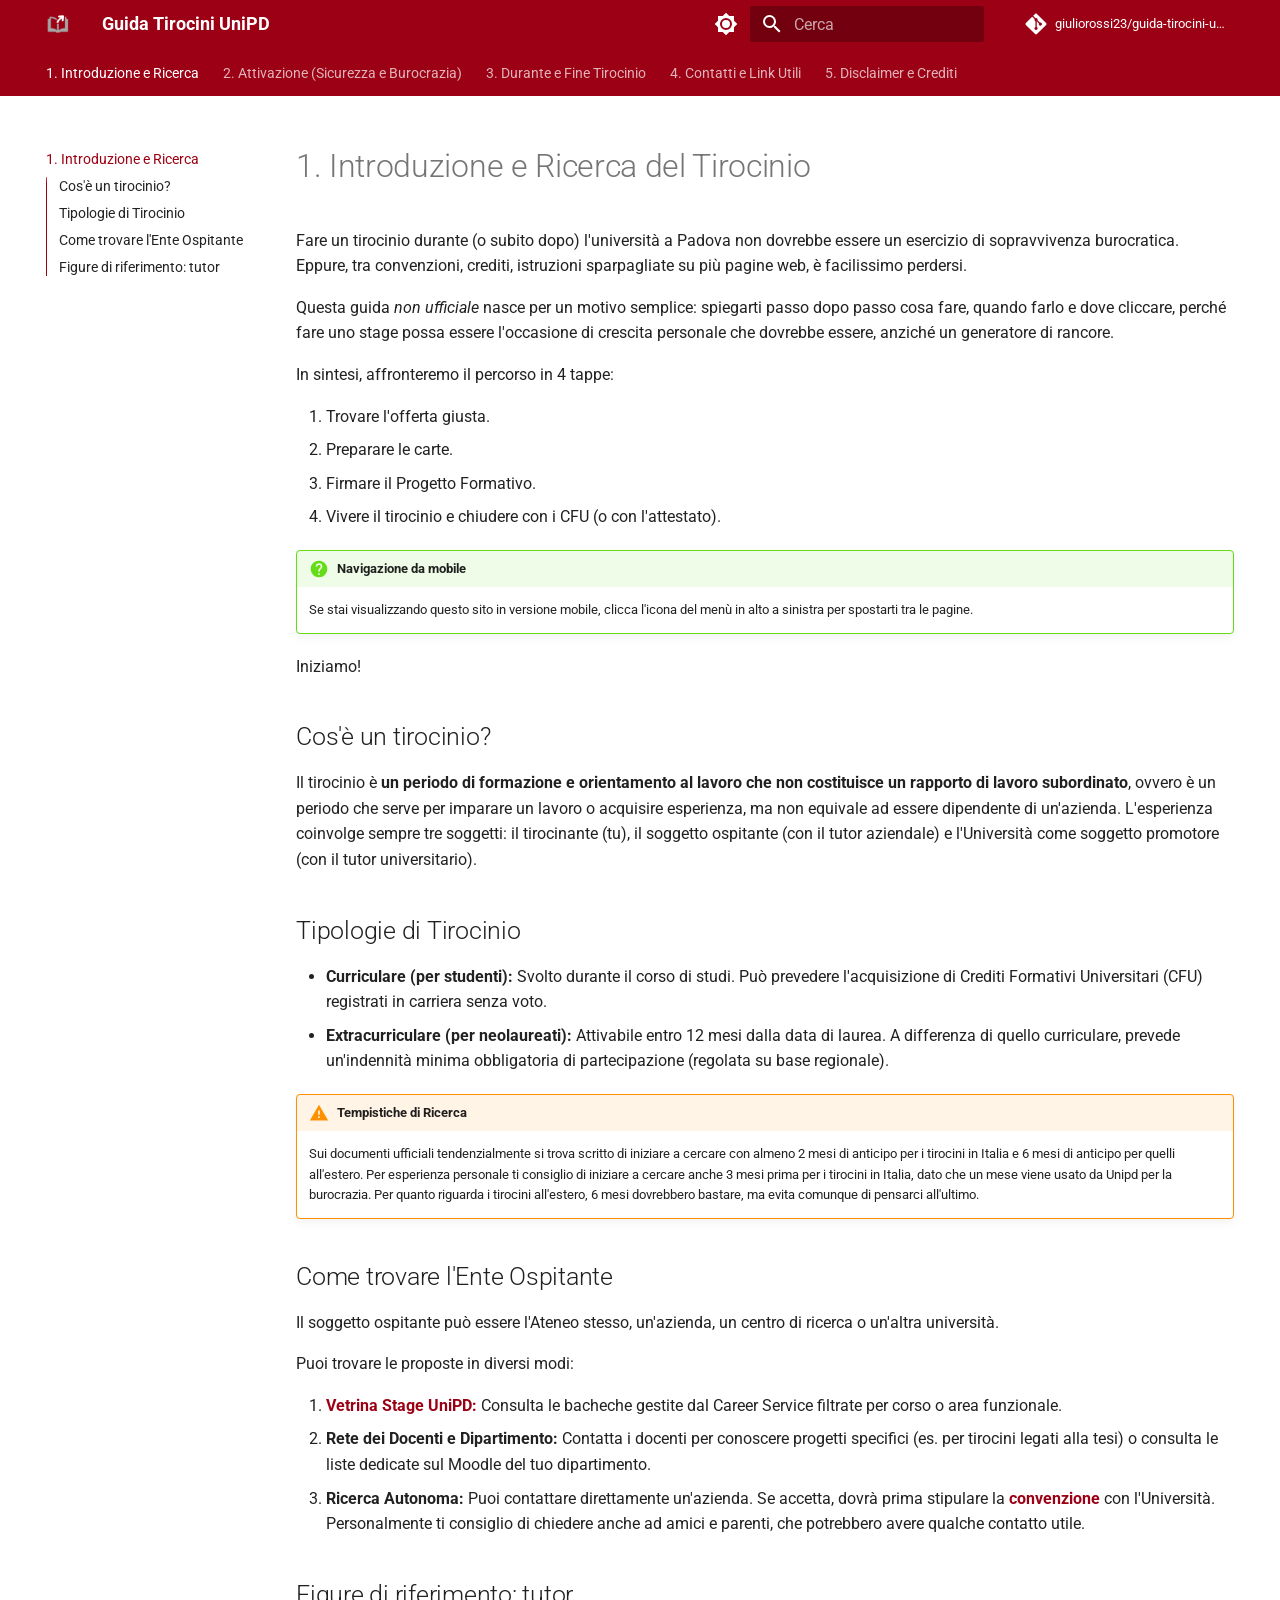
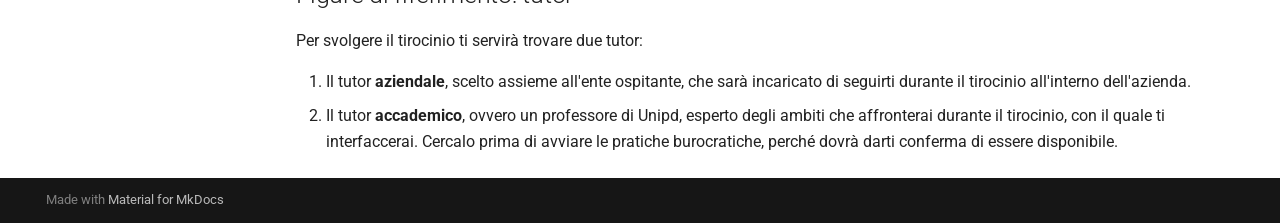
<file: index.html>
<!doctype html>
<html lang="it" class="no-js">
  <head>
    
      <meta charset="utf-8">
      <meta name="viewport" content="width=device-width,initial-scale=1">
      
        <meta name="description" content="Guida chiara e operativa per i tirocini degli studenti di Padova">
      
      
        <meta name="author" content="Giulio Rossi">
      
      
        <link rel="canonical" href="https://giuliorossi23.github.io/guida-tirocini-unipd/">
      
      
      
        <link rel="next" href="attivazione/">
      
      
        
      
      
      <link rel="icon" href="images/favicon.png">
      <meta name="generator" content="mkdocs-1.6.1, mkdocs-material-9.8.1">
    
    
      
        <title>Guida Tirocini UniPD</title>
      
    
    
      <link rel="stylesheet" href="assets/stylesheets/main.57a0d79d.min.css">
      
        
        <link rel="stylesheet" href="assets/stylesheets/palette.fb2fffe2.min.css">
      
      


    
    
      
    
    
      
        
        
        <link rel="preconnect" href="https://fonts.gstatic.com" crossorigin>
        <link rel="stylesheet" href="https://fonts.googleapis.com/css?family=Roboto:300,300i,400,400i,700,700i%7CRoboto+Mono:400,400i,700,700i&display=fallback">
        <style>:root{--md-text-font:"Roboto";--md-code-font:"Roboto Mono"}</style>
      
    
    
      <link rel="stylesheet" href="stylesheets/extra.css">
    
    <script>__md_scope=new URL(".",location),__md_hash=e=>[...e].reduce(((e,_)=>(e<<5)-e+_.charCodeAt(0)),0),__md_get=(e,_=localStorage,t=__md_scope)=>JSON.parse(_.getItem(t.pathname+"."+e)),__md_set=(e,_,t=localStorage,a=__md_scope)=>{try{t.setItem(a.pathname+"."+e,JSON.stringify(_))}catch(e){}}</script>
    
      

    
    
  </head>
  
  
    
    
      
    
    
    
    
    <body dir="ltr" data-md-color-scheme="default" data-md-color-primary="custom" data-md-color-accent="custom">
  
    
    <input class="md-toggle" data-md-toggle="drawer" type="checkbox" id="__drawer" autocomplete="off">
    <input class="md-toggle" data-md-toggle="search" type="checkbox" id="__search" autocomplete="off">
    <label class="md-overlay" for="__drawer"></label>
    <div data-md-component="skip">
      
        
        <a href="#1-introduzione-e-ricerca-del-tirocinio" class="md-skip">
          Vai al contenuto
        </a>
      
    </div>
    <div data-md-component="announce">
      
    </div>
    
    
      

<header class="md-header" data-md-component="header">
  <nav class="md-header__inner md-grid" aria-label="Intestazione">
    <a href="." title="Guida Tirocini UniPD" class="md-header__button md-logo" aria-label="Guida Tirocini UniPD" data-md-component="logo">
      
  <img src="images/logo.png" alt="logo">

    </a>
    <label class="md-header__button md-icon" for="__drawer">
      
      <svg xmlns="http://www.w3.org/2000/svg" viewBox="0 0 24 24"><path d="M3 6h18v2H3zm0 5h18v2H3zm0 5h18v2H3z"/></svg>
    </label>
    <div class="md-header__title" data-md-component="header-title">
      <div class="md-header__ellipsis">
        <div class="md-header__topic">
          <span class="md-ellipsis">
            Guida Tirocini UniPD
          </span>
        </div>
        <div class="md-header__topic" data-md-component="header-topic">
          <span class="md-ellipsis">
            
              1. Introduzione e Ricerca
            
          </span>
        </div>
      </div>
    </div>
    
      
        <form class="md-header__option" data-md-component="palette">
  
    
    
    
    <input class="md-option" data-md-color-media="" data-md-color-scheme="default" data-md-color-primary="custom" data-md-color-accent="custom"  aria-label="Passa alla modalità scura"  type="radio" name="__palette" id="__palette_0">
    
      <label class="md-header__button md-icon" title="Passa alla modalità scura" for="__palette_1" hidden>
        <svg xmlns="http://www.w3.org/2000/svg" viewBox="0 0 24 24"><path d="M12 8a4 4 0 0 0-4 4 4 4 0 0 0 4 4 4 4 0 0 0 4-4 4 4 0 0 0-4-4m0 10a6 6 0 0 1-6-6 6 6 0 0 1 6-6 6 6 0 0 1 6 6 6 6 0 0 1-6 6m8-9.31V4h-4.69L12 .69 8.69 4H4v4.69L.69 12 4 15.31V20h4.69L12 23.31 15.31 20H20v-4.69L23.31 12z"/></svg>
      </label>
    
  
    
    
    
    <input class="md-option" data-md-color-media="" data-md-color-scheme="slate" data-md-color-primary="custom" data-md-color-accent="custom"  aria-label="Passa alla modalità chiara"  type="radio" name="__palette" id="__palette_1">
    
      <label class="md-header__button md-icon" title="Passa alla modalità chiara" for="__palette_0" hidden>
        <svg xmlns="http://www.w3.org/2000/svg" viewBox="0 0 24 24"><path d="M12 18c-.89 0-1.74-.2-2.5-.55C11.56 16.5 13 14.42 13 12s-1.44-4.5-3.5-5.45C10.26 6.2 11.11 6 12 6a6 6 0 0 1 6 6 6 6 0 0 1-6 6m8-9.31V4h-4.69L12 .69 8.69 4H4v4.69L.69 12 4 15.31V20h4.69L12 23.31 15.31 20H20v-4.69L23.31 12z"/></svg>
      </label>
    
  
</form>
      
    
    
      <script>var palette=__md_get("__palette");if(palette&&palette.color){if("(prefers-color-scheme)"===palette.color.media){var media=matchMedia("(prefers-color-scheme: light)"),input=document.querySelector(media.matches?"[data-md-color-media='(prefers-color-scheme: light)']":"[data-md-color-media='(prefers-color-scheme: dark)']");palette.color.media=input.getAttribute("data-md-color-media"),palette.color.scheme=input.getAttribute("data-md-color-scheme"),palette.color.primary=input.getAttribute("data-md-color-primary"),palette.color.accent=input.getAttribute("data-md-color-accent")}for(var[key,value]of Object.entries(palette.color))document.body.setAttribute("data-md-color-"+key,value)}</script>
    
    
    
      
      
        <label class="md-header__button md-icon" for="__search">
          
          <svg xmlns="http://www.w3.org/2000/svg" viewBox="0 0 24 24"><path d="M9.5 3A6.5 6.5 0 0 1 16 9.5c0 1.61-.59 3.09-1.56 4.23l.27.27h.79l5 5-1.5 1.5-5-5v-.79l-.27-.27A6.52 6.52 0 0 1 9.5 16 6.5 6.5 0 0 1 3 9.5 6.5 6.5 0 0 1 9.5 3m0 2C7 5 5 7 5 9.5S7 14 9.5 14 14 12 14 9.5 12 5 9.5 5"/></svg>
        </label>
        <div class="md-search" data-md-component="search" role="dialog">
  <label class="md-search__overlay" for="__search"></label>
  <div class="md-search__inner" role="search">
    <form class="md-search__form" name="search">
      <input type="text" class="md-search__input" name="query" aria-label="Cerca" placeholder="Cerca" autocapitalize="off" autocorrect="off" autocomplete="off" spellcheck="false" data-md-component="search-query" required>
      <label class="md-search__icon md-icon" for="__search">
        
        <svg xmlns="http://www.w3.org/2000/svg" viewBox="0 0 24 24"><path d="M9.5 3A6.5 6.5 0 0 1 16 9.5c0 1.61-.59 3.09-1.56 4.23l.27.27h.79l5 5-1.5 1.5-5-5v-.79l-.27-.27A6.52 6.52 0 0 1 9.5 16 6.5 6.5 0 0 1 3 9.5 6.5 6.5 0 0 1 9.5 3m0 2C7 5 5 7 5 9.5S7 14 9.5 14 14 12 14 9.5 12 5 9.5 5"/></svg>
        
        <svg xmlns="http://www.w3.org/2000/svg" viewBox="0 0 24 24"><path d="M20 11v2H8l5.5 5.5-1.42 1.42L4.16 12l7.92-7.92L13.5 5.5 8 11z"/></svg>
      </label>
      <nav class="md-search__options" aria-label="Cerca">
        
        <button type="reset" class="md-search__icon md-icon" title="Cancella" aria-label="Cancella" tabindex="-1">
          
          <svg xmlns="http://www.w3.org/2000/svg" viewBox="0 0 24 24"><path d="M19 6.41 17.59 5 12 10.59 6.41 5 5 6.41 10.59 12 5 17.59 6.41 19 12 13.41 17.59 19 19 17.59 13.41 12z"/></svg>
        </button>
      </nav>
      
        <div class="md-search__suggest" data-md-component="search-suggest"></div>
      
    </form>
    <div class="md-search__output">
      <div class="md-search__scrollwrap" tabindex="0" data-md-scrollfix>
        <div class="md-search-result" data-md-component="search-result">
          <div class="md-search-result__meta">
            Inizializza la ricerca
          </div>
          <ol class="md-search-result__list" role="presentation"></ol>
        </div>
      </div>
    </div>
  </div>
</div>
      
    
    
      <div class="md-header__source">
        <a href="https://github.com/giuliorossi23/guida-tirocini-unipd" title="Apri repository" class="md-source" data-md-component="source">
  <div class="md-source__icon md-icon">
    
    <svg xmlns="http://www.w3.org/2000/svg" viewBox="0 0 448 512"><!--! Font Awesome Free 7.1.0 by @fontawesome - https://fontawesome.com License - https://fontawesome.com/license/free (Icons: CC BY 4.0, Fonts: SIL OFL 1.1, Code: MIT License) Copyright 2025 Fonticons, Inc.--><path d="M439.6 236.1 244 40.5c-5.4-5.5-12.8-8.5-20.4-8.5s-15 3-20.4 8.4L162.5 81l51.5 51.5c27.1-9.1 52.7 16.8 43.4 43.7l49.7 49.7c34.2-11.8 61.2 31 35.5 56.7-26.5 26.5-70.2-2.9-56-37.3L240.3 199v121.9c25.3 12.5 22.3 41.8 9.1 55-6.4 6.4-15.2 10.1-24.3 10.1s-17.8-3.6-24.3-10.1c-17.6-17.6-11.1-46.9 11.2-56v-123c-20.8-8.5-24.6-30.7-18.6-45L142.6 101 8.5 235.1C3 240.6 0 247.9 0 255.5s3 15 8.5 20.4l195.6 195.7c5.4 5.4 12.7 8.4 20.4 8.4s15-3 20.4-8.4l194.7-194.7c5.4-5.4 8.4-12.8 8.4-20.4s-3-15-8.4-20.4"/></svg>
  </div>
  <div class="md-source__repository">
    giuliorossi23/guida-tirocini-unipd
  </div>
</a>
      </div>
    
  </nav>
  
</header>
    
    <div class="md-container" data-md-component="container">
      
      
        
          
            
<nav class="md-tabs" aria-label="Tabs" data-md-component="tabs">
  <div class="md-grid">
    <ul class="md-tabs__list">
      
        
  
  
  
    
  
  
    <li class="md-tabs__item md-tabs__item--active">
      <a href="." class="md-tabs__link">
        
  
  
    
  
  1. Introduzione e Ricerca

      </a>
    </li>
  

      
        
  
  
  
  
    <li class="md-tabs__item">
      <a href="attivazione/" class="md-tabs__link">
        
  
  
    
  
  2. Attivazione (Sicurezza e Burocrazia)

      </a>
    </li>
  

      
        
  
  
  
  
    <li class="md-tabs__item">
      <a href="svolgimento/" class="md-tabs__link">
        
  
  
    
  
  3. Durante e Fine Tirocinio

      </a>
    </li>
  

      
        
  
  
  
  
    <li class="md-tabs__item">
      <a href="contatti/" class="md-tabs__link">
        
  
  
    
  
  4. Contatti e Link Utili

      </a>
    </li>
  

      
        
  
  
  
  
    <li class="md-tabs__item">
      <a href="crediti/" class="md-tabs__link">
        
  
  
    
  
  5. Disclaimer e Crediti

      </a>
    </li>
  

      
    </ul>
  </div>
</nav>
          
        
      
      <main class="md-main" data-md-component="main">
        <div class="md-main__inner md-grid">
          
            
              
              <div class="md-sidebar md-sidebar--primary" data-md-component="sidebar" data-md-type="navigation" >
                <div class="md-sidebar__scrollwrap">
                  <div class="md-sidebar__inner">
                    


  


  

<nav class="md-nav md-nav--primary md-nav--lifted md-nav--integrated" aria-label="Navigazione" data-md-level="0">
  <label class="md-nav__title" for="__drawer">
    <a href="." title="Guida Tirocini UniPD" class="md-nav__button md-logo" aria-label="Guida Tirocini UniPD" data-md-component="logo">
      
  <img src="images/logo.png" alt="logo">

    </a>
    Guida Tirocini UniPD
  </label>
  
    <div class="md-nav__source">
      <a href="https://github.com/giuliorossi23/guida-tirocini-unipd" title="Apri repository" class="md-source" data-md-component="source">
  <div class="md-source__icon md-icon">
    
    <svg xmlns="http://www.w3.org/2000/svg" viewBox="0 0 448 512"><!--! Font Awesome Free 7.1.0 by @fontawesome - https://fontawesome.com License - https://fontawesome.com/license/free (Icons: CC BY 4.0, Fonts: SIL OFL 1.1, Code: MIT License) Copyright 2025 Fonticons, Inc.--><path d="M439.6 236.1 244 40.5c-5.4-5.5-12.8-8.5-20.4-8.5s-15 3-20.4 8.4L162.5 81l51.5 51.5c27.1-9.1 52.7 16.8 43.4 43.7l49.7 49.7c34.2-11.8 61.2 31 35.5 56.7-26.5 26.5-70.2-2.9-56-37.3L240.3 199v121.9c25.3 12.5 22.3 41.8 9.1 55-6.4 6.4-15.2 10.1-24.3 10.1s-17.8-3.6-24.3-10.1c-17.6-17.6-11.1-46.9 11.2-56v-123c-20.8-8.5-24.6-30.7-18.6-45L142.6 101 8.5 235.1C3 240.6 0 247.9 0 255.5s3 15 8.5 20.4l195.6 195.7c5.4 5.4 12.7 8.4 20.4 8.4s15-3 20.4-8.4l194.7-194.7c5.4-5.4 8.4-12.8 8.4-20.4s-3-15-8.4-20.4"/></svg>
  </div>
  <div class="md-source__repository">
    giuliorossi23/guida-tirocini-unipd
  </div>
</a>
    </div>
  
  <ul class="md-nav__list" data-md-scrollfix>
    
      
      
  
  
    
  
  
  
    <li class="md-nav__item md-nav__item--active">
      
      <input class="md-nav__toggle md-toggle" type="checkbox" id="__toc">
      
      
        
      
      
        <label class="md-nav__link md-nav__link--active" for="__toc">
          
  
  
  <span class="md-ellipsis">
    
  
    1. Introduzione e Ricerca
  

    
  </span>
  
  

          <span class="md-nav__icon md-icon"></span>
        </label>
      
      <a href="." class="md-nav__link md-nav__link--active">
        
  
  
  <span class="md-ellipsis">
    
  
    1. Introduzione e Ricerca
  

    
  </span>
  
  

      </a>
      
        

<nav class="md-nav md-nav--secondary" aria-label="Indice">
  
  
  
    
  
  
    <label class="md-nav__title" for="__toc">
      <span class="md-nav__icon md-icon"></span>
      Indice
    </label>
    <ul class="md-nav__list" data-md-component="toc" data-md-scrollfix>
      
        <li class="md-nav__item">
  <a href="#cose-un-tirocinio" class="md-nav__link">
    <span class="md-ellipsis">
      
        Cos'è un tirocinio?
      
    </span>
  </a>
  
</li>
      
        <li class="md-nav__item">
  <a href="#tipologie-di-tirocinio" class="md-nav__link">
    <span class="md-ellipsis">
      
        Tipologie di Tirocinio
      
    </span>
  </a>
  
</li>
      
        <li class="md-nav__item">
  <a href="#come-trovare-lente-ospitante" class="md-nav__link">
    <span class="md-ellipsis">
      
        Come trovare l'Ente Ospitante
      
    </span>
  </a>
  
</li>
      
        <li class="md-nav__item">
  <a href="#figure-di-riferimento-tutor" class="md-nav__link">
    <span class="md-ellipsis">
      
        Figure di riferimento: tutor
      
    </span>
  </a>
  
</li>
      
    </ul>
  
</nav>
      
    </li>
  

    
      
      
  
  
  
  
    <li class="md-nav__item">
      <a href="attivazione/" class="md-nav__link">
        
  
  
  <span class="md-ellipsis">
    
  
    2. Attivazione (Sicurezza e Burocrazia)
  

    
  </span>
  
  

      </a>
    </li>
  

    
      
      
  
  
  
  
    <li class="md-nav__item">
      <a href="svolgimento/" class="md-nav__link">
        
  
  
  <span class="md-ellipsis">
    
  
    3. Durante e Fine Tirocinio
  

    
  </span>
  
  

      </a>
    </li>
  

    
      
      
  
  
  
  
    <li class="md-nav__item">
      <a href="contatti/" class="md-nav__link">
        
  
  
  <span class="md-ellipsis">
    
  
    4. Contatti e Link Utili
  

    
  </span>
  
  

      </a>
    </li>
  

    
      
      
  
  
  
  
    <li class="md-nav__item">
      <a href="crediti/" class="md-nav__link">
        
  
  
  <span class="md-ellipsis">
    
  
    5. Disclaimer e Crediti
  

    
  </span>
  
  

      </a>
    </li>
  

    
  </ul>
</nav>
                  </div>
                </div>
              </div>
            
            
          
          
            <div class="md-content" data-md-component="content">
              
              <article class="md-content__inner md-typeset">
                
                  


  
  


<h1 id="1-introduzione-e-ricerca-del-tirocinio">1. Introduzione e Ricerca del Tirocinio</h1>
<p>Fare un tirocinio durante (o subito dopo) l'università a Padova non dovrebbe essere un esercizio di sopravvivenza burocratica. Eppure, tra convenzioni, crediti, istruzioni sparpagliate su più pagine web, è facilissimo perdersi.</p>
<p>Questa guida <em>non ufficiale</em> nasce per un motivo semplice: spiegarti passo dopo passo cosa fare, quando farlo e dove cliccare, perché fare uno stage possa essere l'occasione di crescita personale che dovrebbe essere, anziché un generatore di rancore.</p>
<p>In sintesi, affronteremo il percorso in 4 tappe:</p>
<ol>
<li>Trovare l'offerta giusta.</li>
<li>Preparare le carte.</li>
<li>Firmare il Progetto Formativo.</li>
<li>Vivere il tirocinio e chiudere con i CFU (o con l'attestato).</li>
</ol>
<div class="admonition question">
<p class="admonition-title">Navigazione da mobile</p>
<p>Se stai visualizzando questo sito in versione mobile, clicca l'icona del menù in alto a sinistra per spostarti tra le pagine.</p>
</div>
<p>Iniziamo!</p>
<h2 id="cose-un-tirocinio">Cos'è un tirocinio?</h2>
<p>Il tirocinio è <strong>un periodo di formazione e orientamento al lavoro che non costituisce un rapporto di lavoro subordinato</strong>, ovvero è un periodo che serve per imparare un lavoro o acquisire esperienza, ma non equivale ad essere dipendente di un'azienda.
L'esperienza coinvolge sempre tre soggetti: il tirocinante (tu), il soggetto ospitante (con il tutor aziendale) e l'Università come soggetto promotore (con il tutor universitario).</p>
<h2 id="tipologie-di-tirocinio">Tipologie di Tirocinio</h2>
<ul>
<li><strong>Curriculare (per studenti):</strong> Svolto durante il corso di studi. Può prevedere l'acquisizione di Crediti Formativi Universitari (CFU) registrati in carriera senza voto.</li>
<li><strong>Extracurriculare (per neolaureati):</strong> Attivabile entro 12 mesi dalla data di laurea. A differenza di quello curriculare, prevede un'indennità minima obbligatoria di partecipazione (regolata su base regionale).</li>
</ul>
<div class="admonition warning">
<p class="admonition-title">Tempistiche di Ricerca</p>
<p>Sui documenti ufficiali tendenzialmente si trova scritto di iniziare a cercare con almeno 2 mesi di anticipo per i tirocini in Italia e 6 mesi di anticipo per quelli all'estero. Per esperienza personale ti consiglio di iniziare a cercare anche 3 mesi prima per i tirocini in Italia, dato che un mese viene usato da Unipd per la burocrazia. Per quanto riguarda i tirocini all'estero, 6 mesi dovrebbero bastare, ma evita comunque di pensarci all'ultimo.</p>
</div>
<h2 id="come-trovare-lente-ospitante">Come trovare l'Ente Ospitante</h2>
<p>Il soggetto ospitante può essere l'Ateneo stesso, un'azienda, un centro di ricerca o un'altra università.</p>
<p>Puoi trovare le proposte in diversi modi:</p>
<ol>
<li><a href="https://careers.unipd.it/it/#/portale/stage-italia/offerte/vetrina"><strong>Vetrina Stage UniPD:</strong></a> Consulta le bacheche gestite dal Career Service filtrate per corso o area funzionale.</li>
<li><strong>Rete dei Docenti e Dipartimento:</strong> Contatta i docenti per conoscere progetti specifici (es. per tirocini legati alla tesi) o consulta le liste dedicate sul Moodle del tuo dipartimento.</li>
<li><strong>Ricerca Autonoma:</strong> Puoi contattare direttamente un'azienda. Se accetta, dovrà prima stipulare la <a href="attivazione/#step-2-la-convenzione-aziendale"><strong>convenzione</strong></a> con l'Università. Personalmente ti consiglio di chiedere anche ad amici e parenti, che potrebbero avere qualche contatto utile.</li>
</ol>
<h2 id="figure-di-riferimento-tutor">Figure di riferimento: tutor</h2>
<p>Per svolgere il tirocinio ti servirà trovare due tutor: </p>
<ol>
<li>Il tutor <strong>aziendale</strong>, scelto assieme all'ente ospitante, che sarà incaricato di seguirti durante il tirocinio all'interno dell'azienda.</li>
<li>Il tutor <strong>accademico</strong>, ovvero un professore di Unipd, esperto degli ambiti che affronterai durante il tirocinio, con il quale ti interfaccerai. Cercalo prima di avviare le pratiche burocratiche, perché dovrà darti conferma di essere disponibile.</li>
</ol>












                
              </article>
            </div>
          
          
<script>var target=document.getElementById(location.hash.slice(1));target&&target.name&&(target.checked=target.name.startsWith("__tabbed_"))</script>
        </div>
        
          <button type="button" class="md-top md-icon" data-md-component="top" hidden>
  
  <svg xmlns="http://www.w3.org/2000/svg" viewBox="0 0 24 24"><path d="M13 20h-2V8l-5.5 5.5-1.42-1.42L12 4.16l7.92 7.92-1.42 1.42L13 8z"/></svg>
  Torna su
</button>
        
      </main>
      
        <footer class="md-footer">
  
  <div class="md-footer-meta md-typeset">
    <div class="md-footer-meta__inner md-grid">
      <div class="md-copyright">
  
  
    Made with
    <a href="https://squidfunk.github.io/mkdocs-material/" target="_blank" rel="noopener">
      Material for MkDocs
    </a>
  
</div>
      
    </div>
  </div>
</footer>
      
    </div>
    <div class="md-dialog" data-md-component="dialog">
      <div class="md-dialog__inner md-typeset"></div>
    </div>
    
    
    
      
      
      <script id="__config" type="application/json">{"annotate": null, "base": ".", "features": ["navigation.tabs", "navigation.instant", "navigation.top", "toc.integrate", "search.suggest", "search.highlight"], "search": "assets/javascripts/workers/search.a7633da7.min.js", "tags": null, "translations": {"clipboard.copied": "Copiato", "clipboard.copy": "Copia", "search.result.more.one": "1 altro in questa pagina", "search.result.more.other": "# altri in questa pagina", "search.result.none": "Nessun documento trovato", "search.result.one": "1 documento trovato", "search.result.other": "# documenti trovati", "search.result.placeholder": "Scrivi per iniziare a cercare", "search.result.term.missing": "Non presente", "select.version": "Seleziona la versione"}, "version": null}</script>
    
    
      <script src="assets/javascripts/bundle.a5f9d56c.min.js"></script>
      
    
  </body>
</html>
</file>
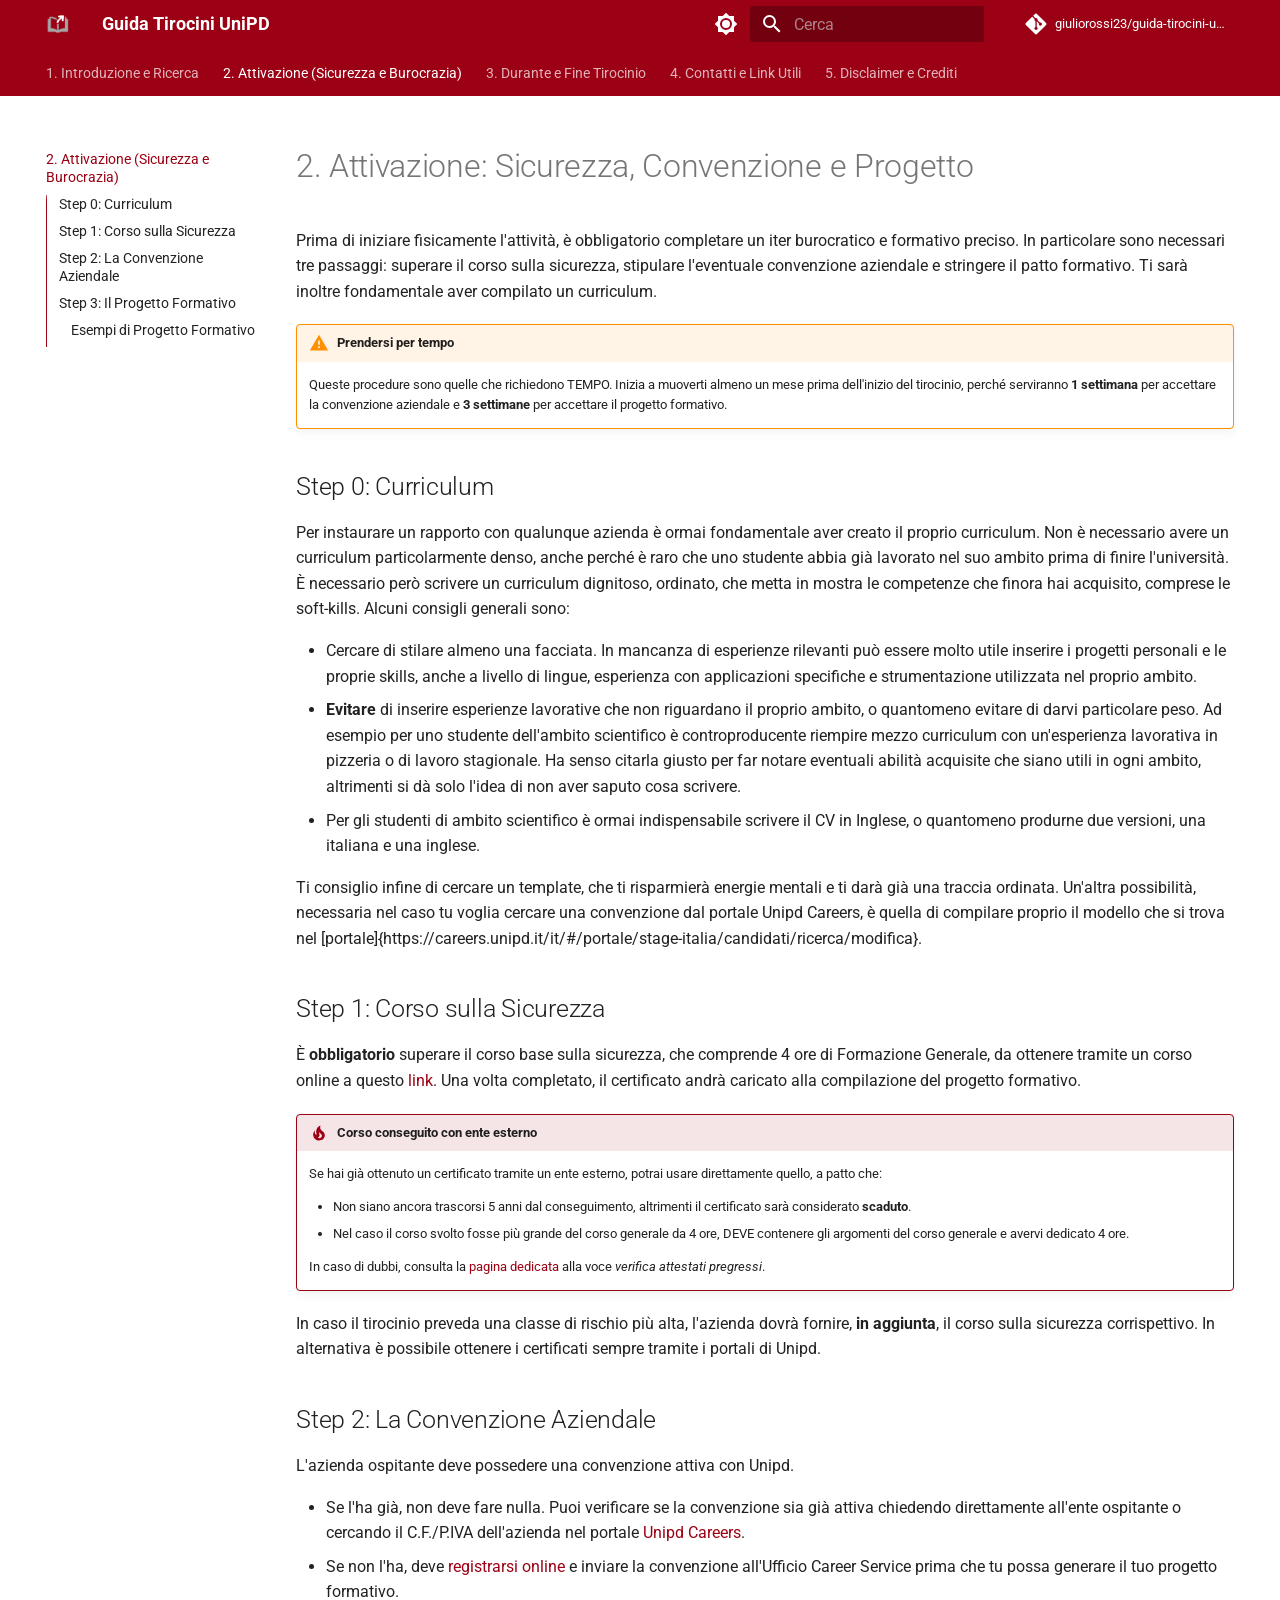
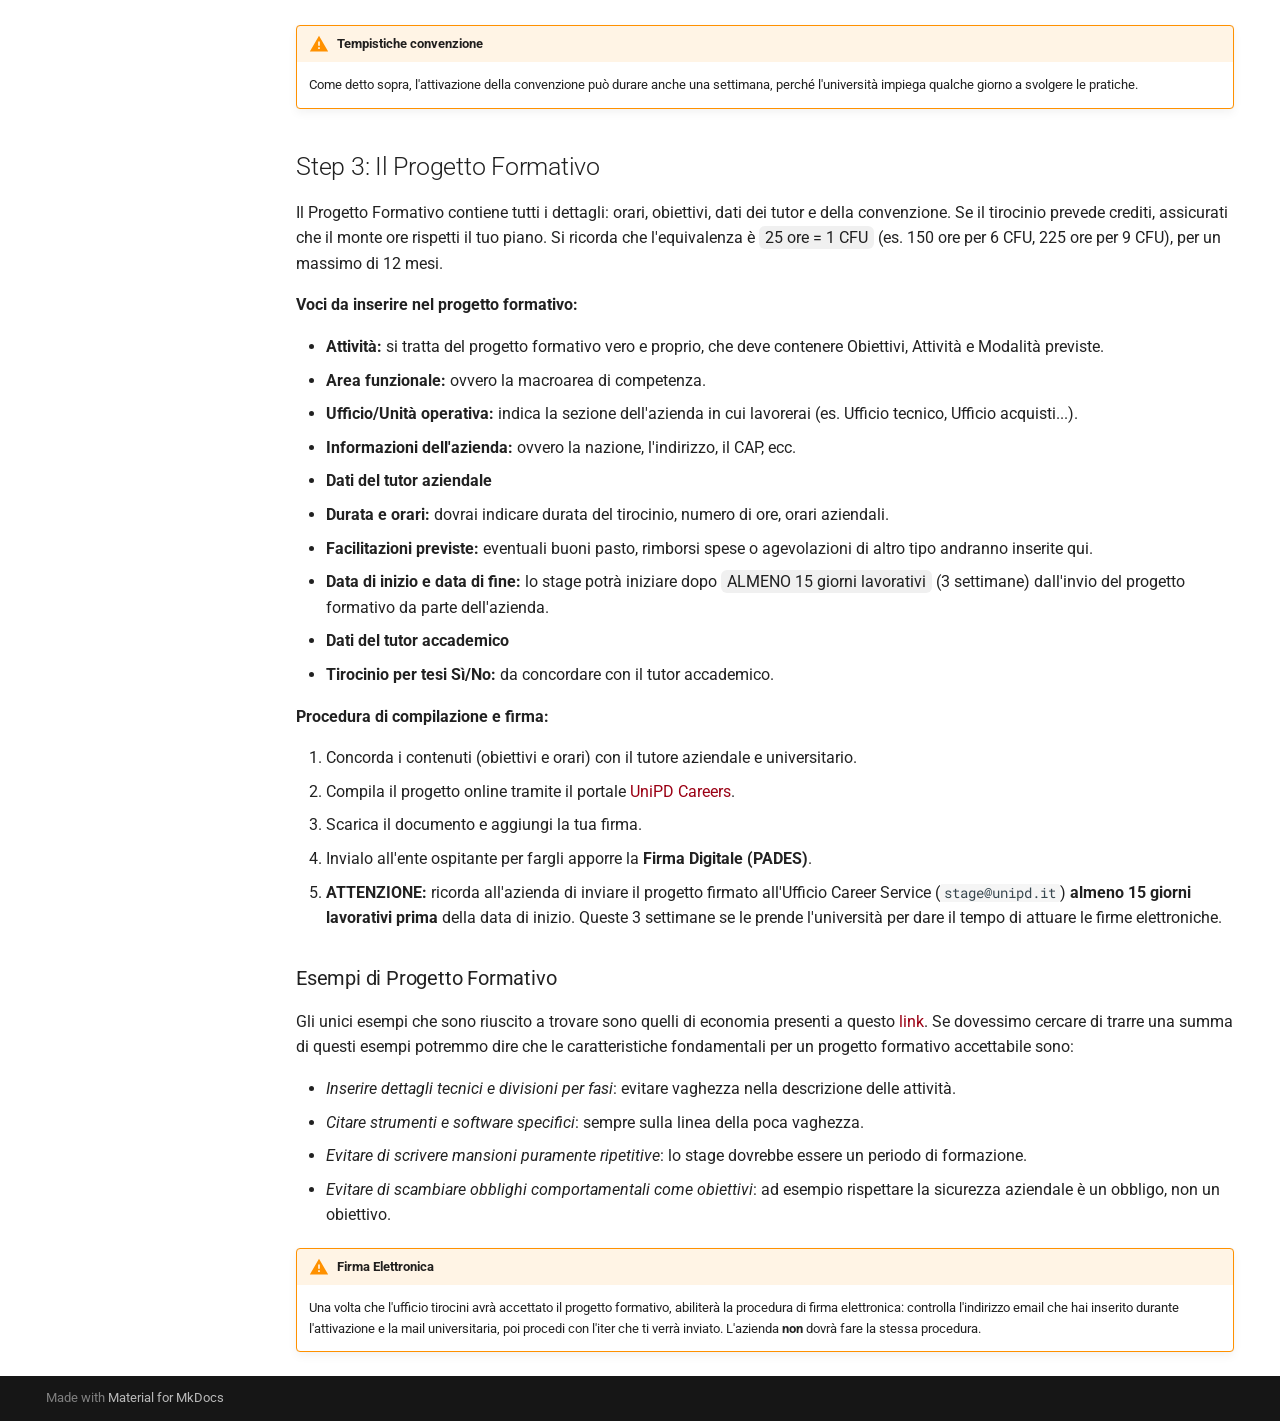
<file: attivazione/index.html>
<!doctype html>
<html lang="it" class="no-js">
  <head>
    
      <meta charset="utf-8">
      <meta name="viewport" content="width=device-width,initial-scale=1">
      
        <meta name="description" content="Guida chiara e operativa per i tirocini degli studenti di Padova">
      
      
        <meta name="author" content="Giulio Rossi">
      
      
        <link rel="canonical" href="https://giuliorossi23.github.io/guida-tirocini-unipd/attivazione/">
      
      
        <link rel="prev" href="..">
      
      
        <link rel="next" href="../svolgimento/">
      
      
        
      
      
      <link rel="icon" href="../images/favicon.png">
      <meta name="generator" content="mkdocs-1.6.1, mkdocs-material-9.8.1">
    
    
      
        <title>2. Attivazione (Sicurezza e Burocrazia) - Guida Tirocini UniPD</title>
      
    
    
      <link rel="stylesheet" href="../assets/stylesheets/main.57a0d79d.min.css">
      
        
        <link rel="stylesheet" href="../assets/stylesheets/palette.fb2fffe2.min.css">
      
      


    
    
      
    
    
      
        
        
        <link rel="preconnect" href="https://fonts.gstatic.com" crossorigin>
        <link rel="stylesheet" href="https://fonts.googleapis.com/css?family=Roboto:300,300i,400,400i,700,700i%7CRoboto+Mono:400,400i,700,700i&display=fallback">
        <style>:root{--md-text-font:"Roboto";--md-code-font:"Roboto Mono"}</style>
      
    
    
      <link rel="stylesheet" href="../stylesheets/extra.css">
    
    <script>__md_scope=new URL("..",location),__md_hash=e=>[...e].reduce(((e,_)=>(e<<5)-e+_.charCodeAt(0)),0),__md_get=(e,_=localStorage,t=__md_scope)=>JSON.parse(_.getItem(t.pathname+"."+e)),__md_set=(e,_,t=localStorage,a=__md_scope)=>{try{t.setItem(a.pathname+"."+e,JSON.stringify(_))}catch(e){}}</script>
    
      

    
    
  </head>
  
  
    
    
      
    
    
    
    
    <body dir="ltr" data-md-color-scheme="default" data-md-color-primary="custom" data-md-color-accent="custom">
  
    
    <input class="md-toggle" data-md-toggle="drawer" type="checkbox" id="__drawer" autocomplete="off">
    <input class="md-toggle" data-md-toggle="search" type="checkbox" id="__search" autocomplete="off">
    <label class="md-overlay" for="__drawer"></label>
    <div data-md-component="skip">
      
        
        <a href="#2-attivazione-sicurezza-convenzione-e-progetto" class="md-skip">
          Vai al contenuto
        </a>
      
    </div>
    <div data-md-component="announce">
      
    </div>
    
    
      

<header class="md-header" data-md-component="header">
  <nav class="md-header__inner md-grid" aria-label="Intestazione">
    <a href=".." title="Guida Tirocini UniPD" class="md-header__button md-logo" aria-label="Guida Tirocini UniPD" data-md-component="logo">
      
  <img src="../images/logo.png" alt="logo">

    </a>
    <label class="md-header__button md-icon" for="__drawer">
      
      <svg xmlns="http://www.w3.org/2000/svg" viewBox="0 0 24 24"><path d="M3 6h18v2H3zm0 5h18v2H3zm0 5h18v2H3z"/></svg>
    </label>
    <div class="md-header__title" data-md-component="header-title">
      <div class="md-header__ellipsis">
        <div class="md-header__topic">
          <span class="md-ellipsis">
            Guida Tirocini UniPD
          </span>
        </div>
        <div class="md-header__topic" data-md-component="header-topic">
          <span class="md-ellipsis">
            
              2. Attivazione (Sicurezza e Burocrazia)
            
          </span>
        </div>
      </div>
    </div>
    
      
        <form class="md-header__option" data-md-component="palette">
  
    
    
    
    <input class="md-option" data-md-color-media="" data-md-color-scheme="default" data-md-color-primary="custom" data-md-color-accent="custom"  aria-label="Passa alla modalità scura"  type="radio" name="__palette" id="__palette_0">
    
      <label class="md-header__button md-icon" title="Passa alla modalità scura" for="__palette_1" hidden>
        <svg xmlns="http://www.w3.org/2000/svg" viewBox="0 0 24 24"><path d="M12 8a4 4 0 0 0-4 4 4 4 0 0 0 4 4 4 4 0 0 0 4-4 4 4 0 0 0-4-4m0 10a6 6 0 0 1-6-6 6 6 0 0 1 6-6 6 6 0 0 1 6 6 6 6 0 0 1-6 6m8-9.31V4h-4.69L12 .69 8.69 4H4v4.69L.69 12 4 15.31V20h4.69L12 23.31 15.31 20H20v-4.69L23.31 12z"/></svg>
      </label>
    
  
    
    
    
    <input class="md-option" data-md-color-media="" data-md-color-scheme="slate" data-md-color-primary="custom" data-md-color-accent="custom"  aria-label="Passa alla modalità chiara"  type="radio" name="__palette" id="__palette_1">
    
      <label class="md-header__button md-icon" title="Passa alla modalità chiara" for="__palette_0" hidden>
        <svg xmlns="http://www.w3.org/2000/svg" viewBox="0 0 24 24"><path d="M12 18c-.89 0-1.74-.2-2.5-.55C11.56 16.5 13 14.42 13 12s-1.44-4.5-3.5-5.45C10.26 6.2 11.11 6 12 6a6 6 0 0 1 6 6 6 6 0 0 1-6 6m8-9.31V4h-4.69L12 .69 8.69 4H4v4.69L.69 12 4 15.31V20h4.69L12 23.31 15.31 20H20v-4.69L23.31 12z"/></svg>
      </label>
    
  
</form>
      
    
    
      <script>var palette=__md_get("__palette");if(palette&&palette.color){if("(prefers-color-scheme)"===palette.color.media){var media=matchMedia("(prefers-color-scheme: light)"),input=document.querySelector(media.matches?"[data-md-color-media='(prefers-color-scheme: light)']":"[data-md-color-media='(prefers-color-scheme: dark)']");palette.color.media=input.getAttribute("data-md-color-media"),palette.color.scheme=input.getAttribute("data-md-color-scheme"),palette.color.primary=input.getAttribute("data-md-color-primary"),palette.color.accent=input.getAttribute("data-md-color-accent")}for(var[key,value]of Object.entries(palette.color))document.body.setAttribute("data-md-color-"+key,value)}</script>
    
    
    
      
      
        <label class="md-header__button md-icon" for="__search">
          
          <svg xmlns="http://www.w3.org/2000/svg" viewBox="0 0 24 24"><path d="M9.5 3A6.5 6.5 0 0 1 16 9.5c0 1.61-.59 3.09-1.56 4.23l.27.27h.79l5 5-1.5 1.5-5-5v-.79l-.27-.27A6.52 6.52 0 0 1 9.5 16 6.5 6.5 0 0 1 3 9.5 6.5 6.5 0 0 1 9.5 3m0 2C7 5 5 7 5 9.5S7 14 9.5 14 14 12 14 9.5 12 5 9.5 5"/></svg>
        </label>
        <div class="md-search" data-md-component="search" role="dialog">
  <label class="md-search__overlay" for="__search"></label>
  <div class="md-search__inner" role="search">
    <form class="md-search__form" name="search">
      <input type="text" class="md-search__input" name="query" aria-label="Cerca" placeholder="Cerca" autocapitalize="off" autocorrect="off" autocomplete="off" spellcheck="false" data-md-component="search-query" required>
      <label class="md-search__icon md-icon" for="__search">
        
        <svg xmlns="http://www.w3.org/2000/svg" viewBox="0 0 24 24"><path d="M9.5 3A6.5 6.5 0 0 1 16 9.5c0 1.61-.59 3.09-1.56 4.23l.27.27h.79l5 5-1.5 1.5-5-5v-.79l-.27-.27A6.52 6.52 0 0 1 9.5 16 6.5 6.5 0 0 1 3 9.5 6.5 6.5 0 0 1 9.5 3m0 2C7 5 5 7 5 9.5S7 14 9.5 14 14 12 14 9.5 12 5 9.5 5"/></svg>
        
        <svg xmlns="http://www.w3.org/2000/svg" viewBox="0 0 24 24"><path d="M20 11v2H8l5.5 5.5-1.42 1.42L4.16 12l7.92-7.92L13.5 5.5 8 11z"/></svg>
      </label>
      <nav class="md-search__options" aria-label="Cerca">
        
        <button type="reset" class="md-search__icon md-icon" title="Cancella" aria-label="Cancella" tabindex="-1">
          
          <svg xmlns="http://www.w3.org/2000/svg" viewBox="0 0 24 24"><path d="M19 6.41 17.59 5 12 10.59 6.41 5 5 6.41 10.59 12 5 17.59 6.41 19 12 13.41 17.59 19 19 17.59 13.41 12z"/></svg>
        </button>
      </nav>
      
        <div class="md-search__suggest" data-md-component="search-suggest"></div>
      
    </form>
    <div class="md-search__output">
      <div class="md-search__scrollwrap" tabindex="0" data-md-scrollfix>
        <div class="md-search-result" data-md-component="search-result">
          <div class="md-search-result__meta">
            Inizializza la ricerca
          </div>
          <ol class="md-search-result__list" role="presentation"></ol>
        </div>
      </div>
    </div>
  </div>
</div>
      
    
    
      <div class="md-header__source">
        <a href="https://github.com/giuliorossi23/guida-tirocini-unipd" title="Apri repository" class="md-source" data-md-component="source">
  <div class="md-source__icon md-icon">
    
    <svg xmlns="http://www.w3.org/2000/svg" viewBox="0 0 448 512"><!--! Font Awesome Free 7.1.0 by @fontawesome - https://fontawesome.com License - https://fontawesome.com/license/free (Icons: CC BY 4.0, Fonts: SIL OFL 1.1, Code: MIT License) Copyright 2025 Fonticons, Inc.--><path d="M439.6 236.1 244 40.5c-5.4-5.5-12.8-8.5-20.4-8.5s-15 3-20.4 8.4L162.5 81l51.5 51.5c27.1-9.1 52.7 16.8 43.4 43.7l49.7 49.7c34.2-11.8 61.2 31 35.5 56.7-26.5 26.5-70.2-2.9-56-37.3L240.3 199v121.9c25.3 12.5 22.3 41.8 9.1 55-6.4 6.4-15.2 10.1-24.3 10.1s-17.8-3.6-24.3-10.1c-17.6-17.6-11.1-46.9 11.2-56v-123c-20.8-8.5-24.6-30.7-18.6-45L142.6 101 8.5 235.1C3 240.6 0 247.9 0 255.5s3 15 8.5 20.4l195.6 195.7c5.4 5.4 12.7 8.4 20.4 8.4s15-3 20.4-8.4l194.7-194.7c5.4-5.4 8.4-12.8 8.4-20.4s-3-15-8.4-20.4"/></svg>
  </div>
  <div class="md-source__repository">
    giuliorossi23/guida-tirocini-unipd
  </div>
</a>
      </div>
    
  </nav>
  
</header>
    
    <div class="md-container" data-md-component="container">
      
      
        
          
            
<nav class="md-tabs" aria-label="Tabs" data-md-component="tabs">
  <div class="md-grid">
    <ul class="md-tabs__list">
      
        
  
  
  
  
    <li class="md-tabs__item">
      <a href=".." class="md-tabs__link">
        
  
  
    
  
  1. Introduzione e Ricerca

      </a>
    </li>
  

      
        
  
  
  
    
  
  
    <li class="md-tabs__item md-tabs__item--active">
      <a href="./" class="md-tabs__link">
        
  
  
    
  
  2. Attivazione (Sicurezza e Burocrazia)

      </a>
    </li>
  

      
        
  
  
  
  
    <li class="md-tabs__item">
      <a href="../svolgimento/" class="md-tabs__link">
        
  
  
    
  
  3. Durante e Fine Tirocinio

      </a>
    </li>
  

      
        
  
  
  
  
    <li class="md-tabs__item">
      <a href="../contatti/" class="md-tabs__link">
        
  
  
    
  
  4. Contatti e Link Utili

      </a>
    </li>
  

      
        
  
  
  
  
    <li class="md-tabs__item">
      <a href="../crediti/" class="md-tabs__link">
        
  
  
    
  
  5. Disclaimer e Crediti

      </a>
    </li>
  

      
    </ul>
  </div>
</nav>
          
        
      
      <main class="md-main" data-md-component="main">
        <div class="md-main__inner md-grid">
          
            
              
              <div class="md-sidebar md-sidebar--primary" data-md-component="sidebar" data-md-type="navigation" >
                <div class="md-sidebar__scrollwrap">
                  <div class="md-sidebar__inner">
                    


  


  

<nav class="md-nav md-nav--primary md-nav--lifted md-nav--integrated" aria-label="Navigazione" data-md-level="0">
  <label class="md-nav__title" for="__drawer">
    <a href=".." title="Guida Tirocini UniPD" class="md-nav__button md-logo" aria-label="Guida Tirocini UniPD" data-md-component="logo">
      
  <img src="../images/logo.png" alt="logo">

    </a>
    Guida Tirocini UniPD
  </label>
  
    <div class="md-nav__source">
      <a href="https://github.com/giuliorossi23/guida-tirocini-unipd" title="Apri repository" class="md-source" data-md-component="source">
  <div class="md-source__icon md-icon">
    
    <svg xmlns="http://www.w3.org/2000/svg" viewBox="0 0 448 512"><!--! Font Awesome Free 7.1.0 by @fontawesome - https://fontawesome.com License - https://fontawesome.com/license/free (Icons: CC BY 4.0, Fonts: SIL OFL 1.1, Code: MIT License) Copyright 2025 Fonticons, Inc.--><path d="M439.6 236.1 244 40.5c-5.4-5.5-12.8-8.5-20.4-8.5s-15 3-20.4 8.4L162.5 81l51.5 51.5c27.1-9.1 52.7 16.8 43.4 43.7l49.7 49.7c34.2-11.8 61.2 31 35.5 56.7-26.5 26.5-70.2-2.9-56-37.3L240.3 199v121.9c25.3 12.5 22.3 41.8 9.1 55-6.4 6.4-15.2 10.1-24.3 10.1s-17.8-3.6-24.3-10.1c-17.6-17.6-11.1-46.9 11.2-56v-123c-20.8-8.5-24.6-30.7-18.6-45L142.6 101 8.5 235.1C3 240.6 0 247.9 0 255.5s3 15 8.5 20.4l195.6 195.7c5.4 5.4 12.7 8.4 20.4 8.4s15-3 20.4-8.4l194.7-194.7c5.4-5.4 8.4-12.8 8.4-20.4s-3-15-8.4-20.4"/></svg>
  </div>
  <div class="md-source__repository">
    giuliorossi23/guida-tirocini-unipd
  </div>
</a>
    </div>
  
  <ul class="md-nav__list" data-md-scrollfix>
    
      
      
  
  
  
  
    <li class="md-nav__item">
      <a href=".." class="md-nav__link">
        
  
  
  <span class="md-ellipsis">
    
  
    1. Introduzione e Ricerca
  

    
  </span>
  
  

      </a>
    </li>
  

    
      
      
  
  
    
  
  
  
    <li class="md-nav__item md-nav__item--active">
      
      <input class="md-nav__toggle md-toggle" type="checkbox" id="__toc">
      
      
        
      
      
        <label class="md-nav__link md-nav__link--active" for="__toc">
          
  
  
  <span class="md-ellipsis">
    
  
    2. Attivazione (Sicurezza e Burocrazia)
  

    
  </span>
  
  

          <span class="md-nav__icon md-icon"></span>
        </label>
      
      <a href="./" class="md-nav__link md-nav__link--active">
        
  
  
  <span class="md-ellipsis">
    
  
    2. Attivazione (Sicurezza e Burocrazia)
  

    
  </span>
  
  

      </a>
      
        

<nav class="md-nav md-nav--secondary" aria-label="Indice">
  
  
  
    
  
  
    <label class="md-nav__title" for="__toc">
      <span class="md-nav__icon md-icon"></span>
      Indice
    </label>
    <ul class="md-nav__list" data-md-component="toc" data-md-scrollfix>
      
        <li class="md-nav__item">
  <a href="#step-0-curriculum" class="md-nav__link">
    <span class="md-ellipsis">
      
        Step 0: Curriculum
      
    </span>
  </a>
  
</li>
      
        <li class="md-nav__item">
  <a href="#step-1-corso-sulla-sicurezza" class="md-nav__link">
    <span class="md-ellipsis">
      
        Step 1: Corso sulla Sicurezza
      
    </span>
  </a>
  
</li>
      
        <li class="md-nav__item">
  <a href="#step-2-la-convenzione-aziendale" class="md-nav__link">
    <span class="md-ellipsis">
      
        Step 2: La Convenzione Aziendale
      
    </span>
  </a>
  
</li>
      
        <li class="md-nav__item">
  <a href="#step-3-il-progetto-formativo" class="md-nav__link">
    <span class="md-ellipsis">
      
        Step 3: Il Progetto Formativo
      
    </span>
  </a>
  
    <nav class="md-nav" aria-label="Step 3: Il Progetto Formativo">
      <ul class="md-nav__list">
        
          <li class="md-nav__item">
  <a href="#esempi-di-progetto-formativo" class="md-nav__link">
    <span class="md-ellipsis">
      
        Esempi di Progetto Formativo
      
    </span>
  </a>
  
</li>
        
      </ul>
    </nav>
  
</li>
      
    </ul>
  
</nav>
      
    </li>
  

    
      
      
  
  
  
  
    <li class="md-nav__item">
      <a href="../svolgimento/" class="md-nav__link">
        
  
  
  <span class="md-ellipsis">
    
  
    3. Durante e Fine Tirocinio
  

    
  </span>
  
  

      </a>
    </li>
  

    
      
      
  
  
  
  
    <li class="md-nav__item">
      <a href="../contatti/" class="md-nav__link">
        
  
  
  <span class="md-ellipsis">
    
  
    4. Contatti e Link Utili
  

    
  </span>
  
  

      </a>
    </li>
  

    
      
      
  
  
  
  
    <li class="md-nav__item">
      <a href="../crediti/" class="md-nav__link">
        
  
  
  <span class="md-ellipsis">
    
  
    5. Disclaimer e Crediti
  

    
  </span>
  
  

      </a>
    </li>
  

    
  </ul>
</nav>
                  </div>
                </div>
              </div>
            
            
          
          
            <div class="md-content" data-md-component="content">
              
              <article class="md-content__inner md-typeset">
                
                  


  
  


<h1 id="2-attivazione-sicurezza-convenzione-e-progetto">2. Attivazione: Sicurezza, Convenzione e Progetto</h1>
<p>Prima di iniziare fisicamente l'attività, è obbligatorio completare un iter burocratico e formativo preciso. In particolare sono necessari tre passaggi: superare il corso sulla sicurezza, stipulare l'eventuale convenzione aziendale e stringere il patto formativo. Ti sarà inoltre fondamentale aver compilato un curriculum.</p>
<div class="admonition warning">
<p class="admonition-title">Prendersi per tempo</p>
<p>Queste procedure sono quelle che richiedono TEMPO. Inizia a muoverti almeno un mese prima dell'inizio del tirocinio, perché serviranno <strong>1 settimana</strong> per accettare la convenzione aziendale e <strong>3 settimane</strong> per accettare il progetto formativo.</p>
</div>
<h2 id="step-0-curriculum">Step 0: Curriculum</h2>
<p>Per instaurare un rapporto con qualunque azienda è ormai fondamentale aver creato il proprio curriculum. Non è necessario avere un curriculum particolarmente denso, anche perché è raro che uno studente abbia già lavorato nel suo ambito prima di finire l'università. È necessario però scrivere un curriculum dignitoso, ordinato, che metta in mostra le competenze che finora hai acquisito, comprese le soft-kills. Alcuni consigli generali sono:</p>
<ul>
<li>Cercare di stilare almeno una facciata. In mancanza di esperienze rilevanti può essere molto utile inserire i progetti personali e le proprie skills, anche a livello di lingue, esperienza con applicazioni specifiche e strumentazione utilizzata nel proprio ambito.</li>
<li><strong>Evitare</strong> di inserire esperienze lavorative che non riguardano il proprio ambito, o quantomeno evitare di darvi particolare peso. Ad esempio per uno studente dell'ambito scientifico è controproducente riempire mezzo curriculum con un'esperienza lavorativa in pizzeria o di lavoro stagionale. Ha senso citarla giusto per far notare eventuali abilità acquisite che siano utili in ogni ambito, altrimenti si dà solo l'idea di non aver saputo cosa scrivere.</li>
<li>Per gli studenti di ambito scientifico è ormai indispensabile scrivere il CV in Inglese, o quantomeno produrne due versioni, una italiana e una inglese.</li>
</ul>
<p>Ti consiglio infine di cercare un template, che ti risparmierà energie mentali e ti darà già una traccia ordinata. Un'altra possibilità, necessaria nel caso tu voglia cercare una convenzione dal portale Unipd Careers, è quella di compilare proprio il modello che si trova nel [portale]{https://careers.unipd.it/it/#/portale/stage-italia/candidati/ricerca/modifica}.</p>
<h2 id="step-1-corso-sulla-sicurezza">Step 1: Corso sulla Sicurezza</h2>
<p>È <strong>obbligatorio</strong> superare il corso base sulla sicurezza, che comprende 4 ore di Formazione Generale, da ottenere tramite un corso online a questo <a href="https://elearning.unipd.it/formazione/course/index.php?categoryid=39">link</a>. Una volta completato, il certificato andrà caricato alla compilazione del progetto formativo. </p>
<div class="admonition tip">
<p class="admonition-title">Corso conseguito con ente esterno</p>
<p>Se hai già ottenuto un certificato tramite un ente esterno, potrai usare direttamente quello, a patto che:</p>
<ul>
<li>Non siano ancora trascorsi 5 anni dal conseguimento, altrimenti il certificato sarà considerato <strong>scaduto</strong>.</li>
<li>Nel caso il corso svolto fosse più grande del corso generale da 4 ore, DEVE contenere gli argomenti del corso generale e avervi dedicato 4 ore.</li>
</ul>
<p>In caso di dubbi, consulta la <a href="https://www.unipd.it/corsi-formazione-sicurezza">pagina dedicata</a> alla voce <em>verifica attestati pregressi</em>.</p>
</div>
<p>In caso il tirocinio preveda una classe di rischio più alta, l'azienda dovrà fornire, <strong>in aggiunta</strong>, il corso sulla sicurezza corrispettivo. In alternativa è possibile ottenere i certificati sempre tramite i portali di Unipd.</p>
<h2 id="step-2-la-convenzione-aziendale">Step 2: La Convenzione Aziendale</h2>
<p>L'azienda ospitante deve possedere una convenzione attiva con Unipd.</p>
<ul>
<li>Se l'ha già, non deve fare nulla. Puoi verificare se la convenzione sia già attiva chiedendo direttamente all'ente ospitante o cercando il C.F./P.IVA dell'azienda nel portale <a href="https://careers.unipd.it/it/#/portale/stage-italia/attivazioni/ricerca-attivazioni-manuali">Unipd Careers</a>.</li>
<li>Se non l'ha, deve <a href="https://www.unipd.it/attivare-stage-e-tirocini">registrarsi online</a> e inviare la convenzione all'Ufficio Career Service prima che tu possa generare il tuo progetto formativo. </li>
</ul>
<div class="admonition warning">
<p class="admonition-title">Tempistiche convenzione</p>
<p>Come detto sopra, l'attivazione della convenzione può durare anche una settimana, perché l'università impiega qualche giorno a svolgere le pratiche.</p>
</div>
<h2 id="step-3-il-progetto-formativo">Step 3: Il Progetto Formativo</h2>
<p>Il Progetto Formativo contiene tutti i dettagli: orari, obiettivi, dati dei tutor e della convenzione. 
Se il tirocinio prevede crediti, assicurati che il monte ore rispetti il tuo piano. Si ricorda che l'equivalenza è <mark>25 ore = 1 CFU</mark> (es. 150 ore per 6 CFU, 225 ore per 9 CFU), per un massimo di 12 mesi.</p>
<p><strong>Voci da inserire nel progetto formativo:</strong></p>
<ul>
<li><strong>Attività:</strong> si tratta del progetto formativo vero e proprio, che deve contenere Obiettivi, Attività e Modalità previste.</li>
<li><strong>Area funzionale:</strong> ovvero la macroarea di competenza.</li>
<li><strong>Ufficio/Unità operativa:</strong> indica la sezione dell'azienda in cui lavorerai (es. Ufficio tecnico, Ufficio acquisti...).</li>
<li><strong>Informazioni dell'azienda:</strong> ovvero la nazione, l'indirizzo, il CAP, ecc.</li>
<li><strong>Dati del tutor aziendale</strong></li>
<li><strong>Durata e orari:</strong> dovrai indicare durata del tirocinio, numero di ore, orari aziendali.</li>
<li><strong>Facilitazioni previste:</strong> eventuali buoni pasto, rimborsi spese o agevolazioni di altro tipo andranno inserite qui.</li>
<li><strong>Data di inizio e data di fine:</strong> lo stage potrà iniziare dopo <mark>ALMENO 15 giorni lavorativi</mark> (3 settimane) dall'invio del progetto formativo da parte dell'azienda.</li>
<li><strong>Dati del tutor accademico</strong> </li>
<li><strong>Tirocinio per tesi Sì/No:</strong> da concordare con il tutor accademico.</li>
</ul>
<p><strong>Procedura di compilazione e firma:</strong></p>
<ol>
<li>Concorda i contenuti (obiettivi e orari) con il tutore aziendale e universitario.</li>
<li>Compila il progetto online tramite il portale <a href="https://careers.unipd.it/it/#/portale/stage-italia/attivazioni/ricerca-attivazioni-manuali">UniPD Careers</a>.</li>
<li>Scarica il documento e aggiungi la tua firma.</li>
<li>Invialo all'ente ospitante per fargli apporre la <strong>Firma Digitale (PADES)</strong>.</li>
<li><strong>ATTENZIONE:</strong> ricorda all'azienda di inviare il progetto firmato all'Ufficio Career Service (<code>stage@unipd.it</code>) <strong>almeno 15 giorni lavorativi prima</strong> della data di inizio. Queste 3 settimane se le prende l'università per dare il tempo di attuare le firme elettroniche.</li>
</ol>
<h3 id="esempi-di-progetto-formativo">Esempi di Progetto Formativo</h3>
<p>Gli unici esempi che sono riuscito a trovare sono quelli di economia presenti a questo <a href="https://economia.unipd.it/sites/decon.unipd.it/files/ESEMPI%20progetti%20formativo.pdf">link</a>.
Se dovessimo cercare di trarre una summa di questi esempi potremmo dire che le caratteristiche fondamentali per un progetto formativo accettabile sono:</p>
<ul>
<li><em>Inserire dettagli tecnici e divisioni per fasi</em>: evitare vaghezza nella descrizione delle attività.</li>
<li><em>Citare strumenti e software specifici</em>: sempre sulla linea della poca vaghezza.</li>
<li><em>Evitare di scrivere mansioni puramente ripetitive</em>: lo stage dovrebbe essere un periodo di formazione.</li>
<li><em>Evitare di scambiare obblighi comportamentali come obiettivi</em>: ad esempio rispettare la sicurezza aziendale è un obbligo, non un obiettivo.</li>
</ul>
<div class="admonition warning">
<p class="admonition-title">Firma Elettronica</p>
<p>Una volta che l'ufficio tirocini avrà accettato il progetto formativo, abiliterà la procedura di firma elettronica: controlla l'indirizzo email che hai inserito durante l'attivazione e la mail universitaria, poi procedi con l'iter che ti verrà inviato. L'azienda <strong>non</strong> dovrà fare la stessa procedura.</p>
</div>












                
              </article>
            </div>
          
          
<script>var target=document.getElementById(location.hash.slice(1));target&&target.name&&(target.checked=target.name.startsWith("__tabbed_"))</script>
        </div>
        
          <button type="button" class="md-top md-icon" data-md-component="top" hidden>
  
  <svg xmlns="http://www.w3.org/2000/svg" viewBox="0 0 24 24"><path d="M13 20h-2V8l-5.5 5.5-1.42-1.42L12 4.16l7.92 7.92-1.42 1.42L13 8z"/></svg>
  Torna su
</button>
        
      </main>
      
        <footer class="md-footer">
  
  <div class="md-footer-meta md-typeset">
    <div class="md-footer-meta__inner md-grid">
      <div class="md-copyright">
  
  
    Made with
    <a href="https://squidfunk.github.io/mkdocs-material/" target="_blank" rel="noopener">
      Material for MkDocs
    </a>
  
</div>
      
    </div>
  </div>
</footer>
      
    </div>
    <div class="md-dialog" data-md-component="dialog">
      <div class="md-dialog__inner md-typeset"></div>
    </div>
    
    
    
      
      
      <script id="__config" type="application/json">{"annotate": null, "base": "..", "features": ["navigation.tabs", "navigation.instant", "navigation.top", "toc.integrate", "search.suggest", "search.highlight"], "search": "../assets/javascripts/workers/search.a7633da7.min.js", "tags": null, "translations": {"clipboard.copied": "Copiato", "clipboard.copy": "Copia", "search.result.more.one": "1 altro in questa pagina", "search.result.more.other": "# altri in questa pagina", "search.result.none": "Nessun documento trovato", "search.result.one": "1 documento trovato", "search.result.other": "# documenti trovati", "search.result.placeholder": "Scrivi per iniziare a cercare", "search.result.term.missing": "Non presente", "select.version": "Seleziona la versione"}, "version": null}</script>
    
    
      <script src="../assets/javascripts/bundle.a5f9d56c.min.js"></script>
      
    
  </body>
</html>
</file>
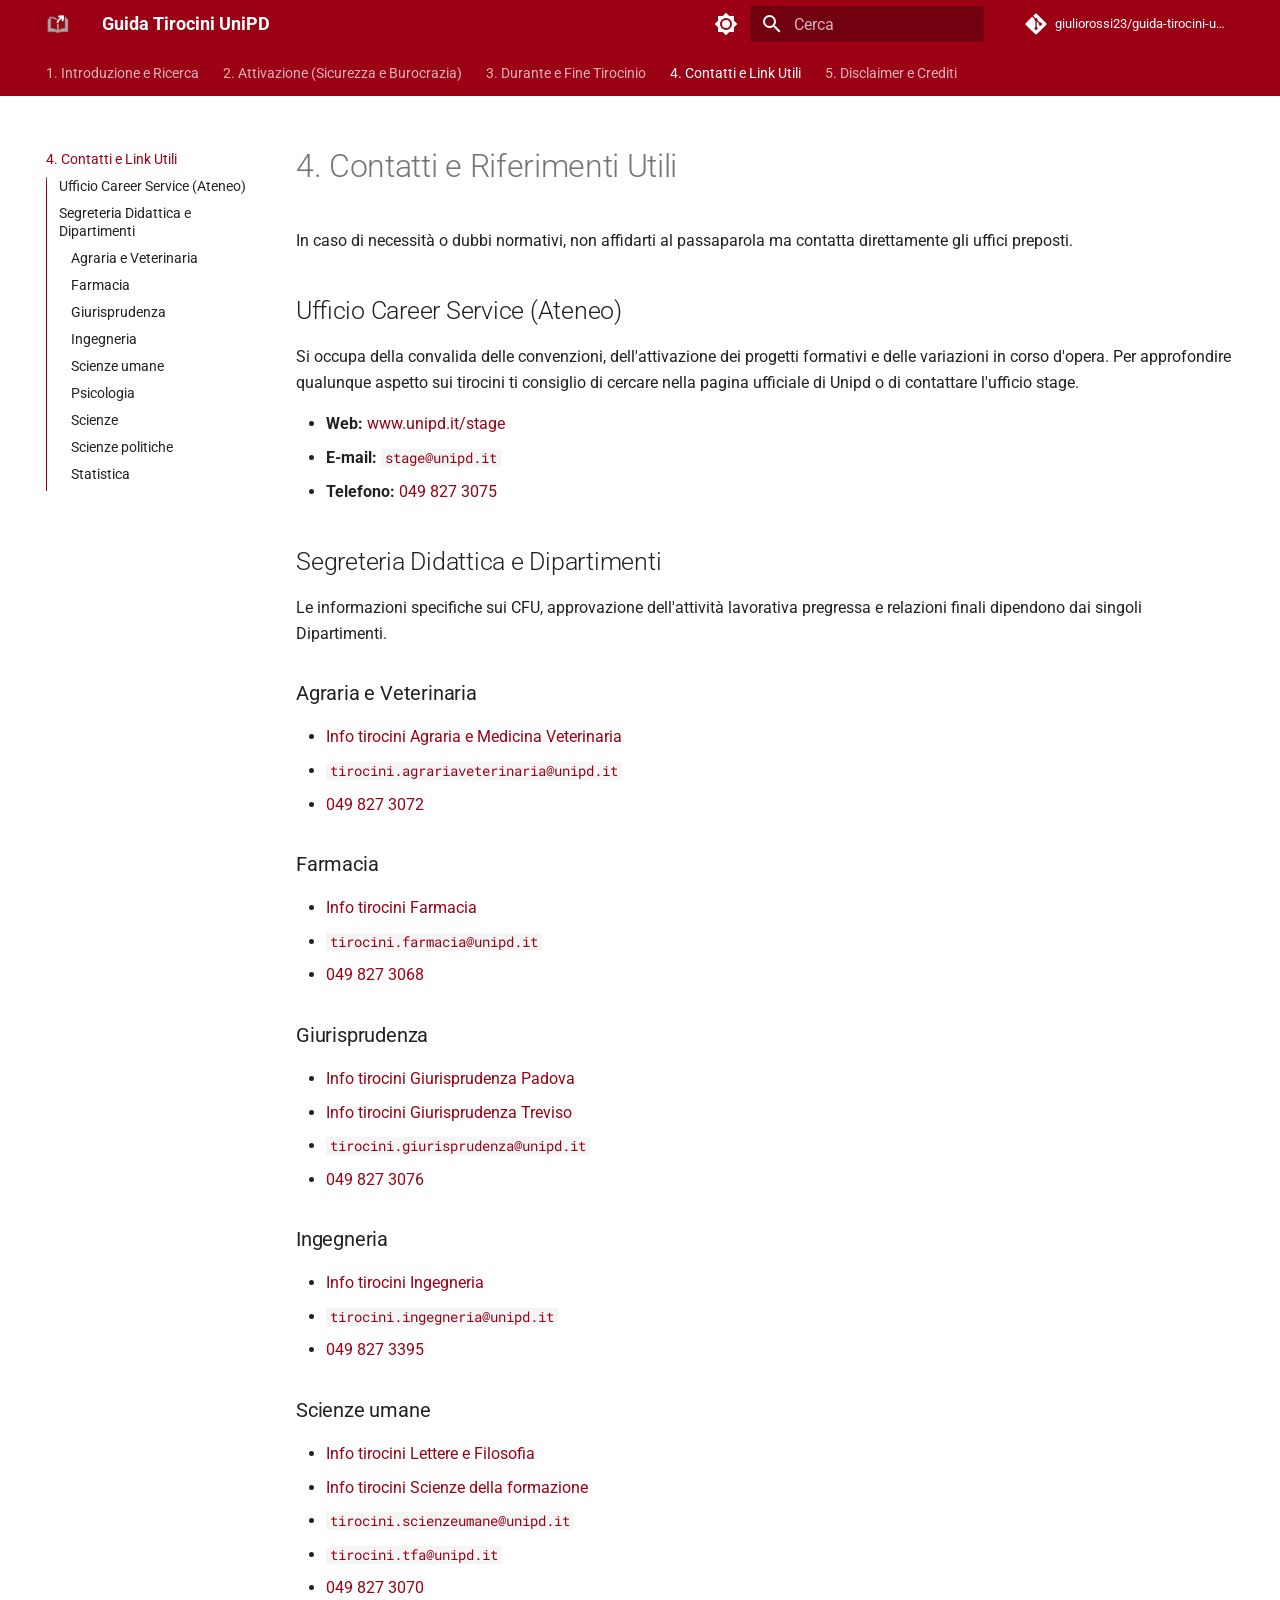
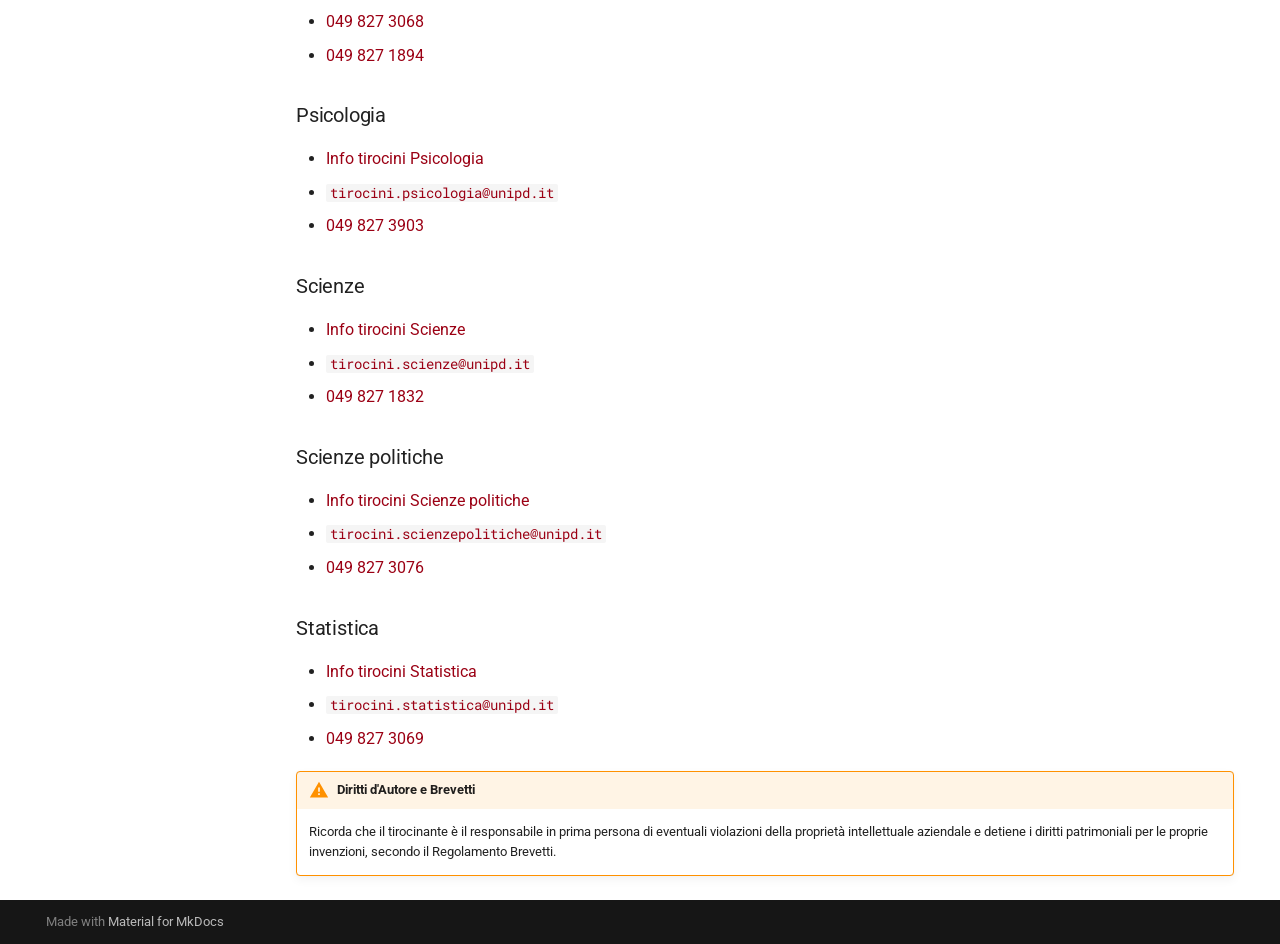
<file: contatti/index.html>
<!doctype html>
<html lang="it" class="no-js">
  <head>
    
      <meta charset="utf-8">
      <meta name="viewport" content="width=device-width,initial-scale=1">
      
        <meta name="description" content="Guida chiara e operativa per i tirocini degli studenti di Padova">
      
      
        <meta name="author" content="Giulio Rossi">
      
      
        <link rel="canonical" href="https://giuliorossi23.github.io/guida-tirocini-unipd/contatti/">
      
      
        <link rel="prev" href="../svolgimento/">
      
      
        <link rel="next" href="../crediti/">
      
      
        
      
      
      <link rel="icon" href="../images/favicon.png">
      <meta name="generator" content="mkdocs-1.6.1, mkdocs-material-9.8.1">
    
    
      
        <title>4. Contatti e Link Utili - Guida Tirocini UniPD</title>
      
    
    
      <link rel="stylesheet" href="../assets/stylesheets/main.57a0d79d.min.css">
      
        
        <link rel="stylesheet" href="../assets/stylesheets/palette.fb2fffe2.min.css">
      
      


    
    
      
    
    
      
        
        
        <link rel="preconnect" href="https://fonts.gstatic.com" crossorigin>
        <link rel="stylesheet" href="https://fonts.googleapis.com/css?family=Roboto:300,300i,400,400i,700,700i%7CRoboto+Mono:400,400i,700,700i&display=fallback">
        <style>:root{--md-text-font:"Roboto";--md-code-font:"Roboto Mono"}</style>
      
    
    
      <link rel="stylesheet" href="../stylesheets/extra.css">
    
    <script>__md_scope=new URL("..",location),__md_hash=e=>[...e].reduce(((e,_)=>(e<<5)-e+_.charCodeAt(0)),0),__md_get=(e,_=localStorage,t=__md_scope)=>JSON.parse(_.getItem(t.pathname+"."+e)),__md_set=(e,_,t=localStorage,a=__md_scope)=>{try{t.setItem(a.pathname+"."+e,JSON.stringify(_))}catch(e){}}</script>
    
      

    
    
  </head>
  
  
    
    
      
    
    
    
    
    <body dir="ltr" data-md-color-scheme="default" data-md-color-primary="custom" data-md-color-accent="custom">
  
    
    <input class="md-toggle" data-md-toggle="drawer" type="checkbox" id="__drawer" autocomplete="off">
    <input class="md-toggle" data-md-toggle="search" type="checkbox" id="__search" autocomplete="off">
    <label class="md-overlay" for="__drawer"></label>
    <div data-md-component="skip">
      
        
        <a href="#4-contatti-e-riferimenti-utili" class="md-skip">
          Vai al contenuto
        </a>
      
    </div>
    <div data-md-component="announce">
      
    </div>
    
    
      

<header class="md-header" data-md-component="header">
  <nav class="md-header__inner md-grid" aria-label="Intestazione">
    <a href=".." title="Guida Tirocini UniPD" class="md-header__button md-logo" aria-label="Guida Tirocini UniPD" data-md-component="logo">
      
  <img src="../images/logo.png" alt="logo">

    </a>
    <label class="md-header__button md-icon" for="__drawer">
      
      <svg xmlns="http://www.w3.org/2000/svg" viewBox="0 0 24 24"><path d="M3 6h18v2H3zm0 5h18v2H3zm0 5h18v2H3z"/></svg>
    </label>
    <div class="md-header__title" data-md-component="header-title">
      <div class="md-header__ellipsis">
        <div class="md-header__topic">
          <span class="md-ellipsis">
            Guida Tirocini UniPD
          </span>
        </div>
        <div class="md-header__topic" data-md-component="header-topic">
          <span class="md-ellipsis">
            
              4. Contatti e Link Utili
            
          </span>
        </div>
      </div>
    </div>
    
      
        <form class="md-header__option" data-md-component="palette">
  
    
    
    
    <input class="md-option" data-md-color-media="" data-md-color-scheme="default" data-md-color-primary="custom" data-md-color-accent="custom"  aria-label="Passa alla modalità scura"  type="radio" name="__palette" id="__palette_0">
    
      <label class="md-header__button md-icon" title="Passa alla modalità scura" for="__palette_1" hidden>
        <svg xmlns="http://www.w3.org/2000/svg" viewBox="0 0 24 24"><path d="M12 8a4 4 0 0 0-4 4 4 4 0 0 0 4 4 4 4 0 0 0 4-4 4 4 0 0 0-4-4m0 10a6 6 0 0 1-6-6 6 6 0 0 1 6-6 6 6 0 0 1 6 6 6 6 0 0 1-6 6m8-9.31V4h-4.69L12 .69 8.69 4H4v4.69L.69 12 4 15.31V20h4.69L12 23.31 15.31 20H20v-4.69L23.31 12z"/></svg>
      </label>
    
  
    
    
    
    <input class="md-option" data-md-color-media="" data-md-color-scheme="slate" data-md-color-primary="custom" data-md-color-accent="custom"  aria-label="Passa alla modalità chiara"  type="radio" name="__palette" id="__palette_1">
    
      <label class="md-header__button md-icon" title="Passa alla modalità chiara" for="__palette_0" hidden>
        <svg xmlns="http://www.w3.org/2000/svg" viewBox="0 0 24 24"><path d="M12 18c-.89 0-1.74-.2-2.5-.55C11.56 16.5 13 14.42 13 12s-1.44-4.5-3.5-5.45C10.26 6.2 11.11 6 12 6a6 6 0 0 1 6 6 6 6 0 0 1-6 6m8-9.31V4h-4.69L12 .69 8.69 4H4v4.69L.69 12 4 15.31V20h4.69L12 23.31 15.31 20H20v-4.69L23.31 12z"/></svg>
      </label>
    
  
</form>
      
    
    
      <script>var palette=__md_get("__palette");if(palette&&palette.color){if("(prefers-color-scheme)"===palette.color.media){var media=matchMedia("(prefers-color-scheme: light)"),input=document.querySelector(media.matches?"[data-md-color-media='(prefers-color-scheme: light)']":"[data-md-color-media='(prefers-color-scheme: dark)']");palette.color.media=input.getAttribute("data-md-color-media"),palette.color.scheme=input.getAttribute("data-md-color-scheme"),palette.color.primary=input.getAttribute("data-md-color-primary"),palette.color.accent=input.getAttribute("data-md-color-accent")}for(var[key,value]of Object.entries(palette.color))document.body.setAttribute("data-md-color-"+key,value)}</script>
    
    
    
      
      
        <label class="md-header__button md-icon" for="__search">
          
          <svg xmlns="http://www.w3.org/2000/svg" viewBox="0 0 24 24"><path d="M9.5 3A6.5 6.5 0 0 1 16 9.5c0 1.61-.59 3.09-1.56 4.23l.27.27h.79l5 5-1.5 1.5-5-5v-.79l-.27-.27A6.52 6.52 0 0 1 9.5 16 6.5 6.5 0 0 1 3 9.5 6.5 6.5 0 0 1 9.5 3m0 2C7 5 5 7 5 9.5S7 14 9.5 14 14 12 14 9.5 12 5 9.5 5"/></svg>
        </label>
        <div class="md-search" data-md-component="search" role="dialog">
  <label class="md-search__overlay" for="__search"></label>
  <div class="md-search__inner" role="search">
    <form class="md-search__form" name="search">
      <input type="text" class="md-search__input" name="query" aria-label="Cerca" placeholder="Cerca" autocapitalize="off" autocorrect="off" autocomplete="off" spellcheck="false" data-md-component="search-query" required>
      <label class="md-search__icon md-icon" for="__search">
        
        <svg xmlns="http://www.w3.org/2000/svg" viewBox="0 0 24 24"><path d="M9.5 3A6.5 6.5 0 0 1 16 9.5c0 1.61-.59 3.09-1.56 4.23l.27.27h.79l5 5-1.5 1.5-5-5v-.79l-.27-.27A6.52 6.52 0 0 1 9.5 16 6.5 6.5 0 0 1 3 9.5 6.5 6.5 0 0 1 9.5 3m0 2C7 5 5 7 5 9.5S7 14 9.5 14 14 12 14 9.5 12 5 9.5 5"/></svg>
        
        <svg xmlns="http://www.w3.org/2000/svg" viewBox="0 0 24 24"><path d="M20 11v2H8l5.5 5.5-1.42 1.42L4.16 12l7.92-7.92L13.5 5.5 8 11z"/></svg>
      </label>
      <nav class="md-search__options" aria-label="Cerca">
        
        <button type="reset" class="md-search__icon md-icon" title="Cancella" aria-label="Cancella" tabindex="-1">
          
          <svg xmlns="http://www.w3.org/2000/svg" viewBox="0 0 24 24"><path d="M19 6.41 17.59 5 12 10.59 6.41 5 5 6.41 10.59 12 5 17.59 6.41 19 12 13.41 17.59 19 19 17.59 13.41 12z"/></svg>
        </button>
      </nav>
      
        <div class="md-search__suggest" data-md-component="search-suggest"></div>
      
    </form>
    <div class="md-search__output">
      <div class="md-search__scrollwrap" tabindex="0" data-md-scrollfix>
        <div class="md-search-result" data-md-component="search-result">
          <div class="md-search-result__meta">
            Inizializza la ricerca
          </div>
          <ol class="md-search-result__list" role="presentation"></ol>
        </div>
      </div>
    </div>
  </div>
</div>
      
    
    
      <div class="md-header__source">
        <a href="https://github.com/giuliorossi23/guida-tirocini-unipd" title="Apri repository" class="md-source" data-md-component="source">
  <div class="md-source__icon md-icon">
    
    <svg xmlns="http://www.w3.org/2000/svg" viewBox="0 0 448 512"><!--! Font Awesome Free 7.1.0 by @fontawesome - https://fontawesome.com License - https://fontawesome.com/license/free (Icons: CC BY 4.0, Fonts: SIL OFL 1.1, Code: MIT License) Copyright 2025 Fonticons, Inc.--><path d="M439.6 236.1 244 40.5c-5.4-5.5-12.8-8.5-20.4-8.5s-15 3-20.4 8.4L162.5 81l51.5 51.5c27.1-9.1 52.7 16.8 43.4 43.7l49.7 49.7c34.2-11.8 61.2 31 35.5 56.7-26.5 26.5-70.2-2.9-56-37.3L240.3 199v121.9c25.3 12.5 22.3 41.8 9.1 55-6.4 6.4-15.2 10.1-24.3 10.1s-17.8-3.6-24.3-10.1c-17.6-17.6-11.1-46.9 11.2-56v-123c-20.8-8.5-24.6-30.7-18.6-45L142.6 101 8.5 235.1C3 240.6 0 247.9 0 255.5s3 15 8.5 20.4l195.6 195.7c5.4 5.4 12.7 8.4 20.4 8.4s15-3 20.4-8.4l194.7-194.7c5.4-5.4 8.4-12.8 8.4-20.4s-3-15-8.4-20.4"/></svg>
  </div>
  <div class="md-source__repository">
    giuliorossi23/guida-tirocini-unipd
  </div>
</a>
      </div>
    
  </nav>
  
</header>
    
    <div class="md-container" data-md-component="container">
      
      
        
          
            
<nav class="md-tabs" aria-label="Tabs" data-md-component="tabs">
  <div class="md-grid">
    <ul class="md-tabs__list">
      
        
  
  
  
  
    <li class="md-tabs__item">
      <a href=".." class="md-tabs__link">
        
  
  
    
  
  1. Introduzione e Ricerca

      </a>
    </li>
  

      
        
  
  
  
  
    <li class="md-tabs__item">
      <a href="../attivazione/" class="md-tabs__link">
        
  
  
    
  
  2. Attivazione (Sicurezza e Burocrazia)

      </a>
    </li>
  

      
        
  
  
  
  
    <li class="md-tabs__item">
      <a href="../svolgimento/" class="md-tabs__link">
        
  
  
    
  
  3. Durante e Fine Tirocinio

      </a>
    </li>
  

      
        
  
  
  
    
  
  
    <li class="md-tabs__item md-tabs__item--active">
      <a href="./" class="md-tabs__link">
        
  
  
    
  
  4. Contatti e Link Utili

      </a>
    </li>
  

      
        
  
  
  
  
    <li class="md-tabs__item">
      <a href="../crediti/" class="md-tabs__link">
        
  
  
    
  
  5. Disclaimer e Crediti

      </a>
    </li>
  

      
    </ul>
  </div>
</nav>
          
        
      
      <main class="md-main" data-md-component="main">
        <div class="md-main__inner md-grid">
          
            
              
              <div class="md-sidebar md-sidebar--primary" data-md-component="sidebar" data-md-type="navigation" >
                <div class="md-sidebar__scrollwrap">
                  <div class="md-sidebar__inner">
                    


  


  

<nav class="md-nav md-nav--primary md-nav--lifted md-nav--integrated" aria-label="Navigazione" data-md-level="0">
  <label class="md-nav__title" for="__drawer">
    <a href=".." title="Guida Tirocini UniPD" class="md-nav__button md-logo" aria-label="Guida Tirocini UniPD" data-md-component="logo">
      
  <img src="../images/logo.png" alt="logo">

    </a>
    Guida Tirocini UniPD
  </label>
  
    <div class="md-nav__source">
      <a href="https://github.com/giuliorossi23/guida-tirocini-unipd" title="Apri repository" class="md-source" data-md-component="source">
  <div class="md-source__icon md-icon">
    
    <svg xmlns="http://www.w3.org/2000/svg" viewBox="0 0 448 512"><!--! Font Awesome Free 7.1.0 by @fontawesome - https://fontawesome.com License - https://fontawesome.com/license/free (Icons: CC BY 4.0, Fonts: SIL OFL 1.1, Code: MIT License) Copyright 2025 Fonticons, Inc.--><path d="M439.6 236.1 244 40.5c-5.4-5.5-12.8-8.5-20.4-8.5s-15 3-20.4 8.4L162.5 81l51.5 51.5c27.1-9.1 52.7 16.8 43.4 43.7l49.7 49.7c34.2-11.8 61.2 31 35.5 56.7-26.5 26.5-70.2-2.9-56-37.3L240.3 199v121.9c25.3 12.5 22.3 41.8 9.1 55-6.4 6.4-15.2 10.1-24.3 10.1s-17.8-3.6-24.3-10.1c-17.6-17.6-11.1-46.9 11.2-56v-123c-20.8-8.5-24.6-30.7-18.6-45L142.6 101 8.5 235.1C3 240.6 0 247.9 0 255.5s3 15 8.5 20.4l195.6 195.7c5.4 5.4 12.7 8.4 20.4 8.4s15-3 20.4-8.4l194.7-194.7c5.4-5.4 8.4-12.8 8.4-20.4s-3-15-8.4-20.4"/></svg>
  </div>
  <div class="md-source__repository">
    giuliorossi23/guida-tirocini-unipd
  </div>
</a>
    </div>
  
  <ul class="md-nav__list" data-md-scrollfix>
    
      
      
  
  
  
  
    <li class="md-nav__item">
      <a href=".." class="md-nav__link">
        
  
  
  <span class="md-ellipsis">
    
  
    1. Introduzione e Ricerca
  

    
  </span>
  
  

      </a>
    </li>
  

    
      
      
  
  
  
  
    <li class="md-nav__item">
      <a href="../attivazione/" class="md-nav__link">
        
  
  
  <span class="md-ellipsis">
    
  
    2. Attivazione (Sicurezza e Burocrazia)
  

    
  </span>
  
  

      </a>
    </li>
  

    
      
      
  
  
  
  
    <li class="md-nav__item">
      <a href="../svolgimento/" class="md-nav__link">
        
  
  
  <span class="md-ellipsis">
    
  
    3. Durante e Fine Tirocinio
  

    
  </span>
  
  

      </a>
    </li>
  

    
      
      
  
  
    
  
  
  
    <li class="md-nav__item md-nav__item--active">
      
      <input class="md-nav__toggle md-toggle" type="checkbox" id="__toc">
      
      
        
      
      
        <label class="md-nav__link md-nav__link--active" for="__toc">
          
  
  
  <span class="md-ellipsis">
    
  
    4. Contatti e Link Utili
  

    
  </span>
  
  

          <span class="md-nav__icon md-icon"></span>
        </label>
      
      <a href="./" class="md-nav__link md-nav__link--active">
        
  
  
  <span class="md-ellipsis">
    
  
    4. Contatti e Link Utili
  

    
  </span>
  
  

      </a>
      
        

<nav class="md-nav md-nav--secondary" aria-label="Indice">
  
  
  
    
  
  
    <label class="md-nav__title" for="__toc">
      <span class="md-nav__icon md-icon"></span>
      Indice
    </label>
    <ul class="md-nav__list" data-md-component="toc" data-md-scrollfix>
      
        <li class="md-nav__item">
  <a href="#ufficio-career-service-ateneo" class="md-nav__link">
    <span class="md-ellipsis">
      
        Ufficio Career Service (Ateneo)
      
    </span>
  </a>
  
</li>
      
        <li class="md-nav__item">
  <a href="#segreteria-didattica-e-dipartimenti" class="md-nav__link">
    <span class="md-ellipsis">
      
        Segreteria Didattica e Dipartimenti
      
    </span>
  </a>
  
    <nav class="md-nav" aria-label="Segreteria Didattica e Dipartimenti">
      <ul class="md-nav__list">
        
          <li class="md-nav__item">
  <a href="#agraria-e-veterinaria" class="md-nav__link">
    <span class="md-ellipsis">
      
        Agraria e Veterinaria
      
    </span>
  </a>
  
</li>
        
          <li class="md-nav__item">
  <a href="#farmacia" class="md-nav__link">
    <span class="md-ellipsis">
      
        Farmacia
      
    </span>
  </a>
  
</li>
        
          <li class="md-nav__item">
  <a href="#giurisprudenza" class="md-nav__link">
    <span class="md-ellipsis">
      
        Giurisprudenza
      
    </span>
  </a>
  
</li>
        
          <li class="md-nav__item">
  <a href="#ingegneria" class="md-nav__link">
    <span class="md-ellipsis">
      
        Ingegneria
      
    </span>
  </a>
  
</li>
        
          <li class="md-nav__item">
  <a href="#scienze-umane" class="md-nav__link">
    <span class="md-ellipsis">
      
        Scienze umane
      
    </span>
  </a>
  
</li>
        
          <li class="md-nav__item">
  <a href="#psicologia" class="md-nav__link">
    <span class="md-ellipsis">
      
        Psicologia
      
    </span>
  </a>
  
</li>
        
          <li class="md-nav__item">
  <a href="#scienze" class="md-nav__link">
    <span class="md-ellipsis">
      
        Scienze
      
    </span>
  </a>
  
</li>
        
          <li class="md-nav__item">
  <a href="#scienze-politiche" class="md-nav__link">
    <span class="md-ellipsis">
      
        Scienze politiche
      
    </span>
  </a>
  
</li>
        
          <li class="md-nav__item">
  <a href="#statistica" class="md-nav__link">
    <span class="md-ellipsis">
      
        Statistica
      
    </span>
  </a>
  
</li>
        
      </ul>
    </nav>
  
</li>
      
    </ul>
  
</nav>
      
    </li>
  

    
      
      
  
  
  
  
    <li class="md-nav__item">
      <a href="../crediti/" class="md-nav__link">
        
  
  
  <span class="md-ellipsis">
    
  
    5. Disclaimer e Crediti
  

    
  </span>
  
  

      </a>
    </li>
  

    
  </ul>
</nav>
                  </div>
                </div>
              </div>
            
            
          
          
            <div class="md-content" data-md-component="content">
              
              <article class="md-content__inner md-typeset">
                
                  


  
  


<h1 id="4-contatti-e-riferimenti-utili">4. Contatti e Riferimenti Utili</h1>
<p>In caso di necessità o dubbi normativi, non affidarti al passaparola ma contatta direttamente gli uffici preposti.</p>
<h2 id="ufficio-career-service-ateneo">Ufficio Career Service (Ateneo)</h2>
<p>Si occupa della convalida delle convenzioni, dell'attivazione dei progetti formativi e delle variazioni in corso d'opera. Per approfondire qualunque aspetto sui tirocini ti consiglio di cercare nella pagina ufficiale di Unipd o di contattare l'ufficio stage.</p>
<ul>
<li><strong>Web:</strong> <a href="https://www.unipd.it/stage">www.unipd.it/stage</a></li>
<li><strong>E-mail:</strong> <a href="mailto:stage@unipd.it"><code>stage@unipd.it</code></a></li>
<li><strong>Telefono:</strong> <a href="tel:+390498273075">049 827 3075</a></li>
</ul>
<h2 id="segreteria-didattica-e-dipartimenti">Segreteria Didattica e Dipartimenti</h2>
<p>Le informazioni specifiche sui CFU, approvazione dell'attività lavorativa pregressa e relazioni finali dipendono dai singoli Dipartimenti.</p>
<h3 id="agraria-e-veterinaria">Agraria e Veterinaria</h3>
<ul>
<li><a href="https://www.agrariamedicinaveterinaria.unipd.it/utilita/scuola/contatti/stage-e-tirocini">Info tirocini Agraria e Medicina Veterinaria</a></li>
<li><a href="mailto:tirocini.agrariaveterinaria@unipd.it"><code>tirocini.agrariaveterinaria@unipd.it</code></a></li>
<li><a href="tel:+390498273072">049 827 3072</a></li>
</ul>
<h3 id="farmacia">Farmacia</h3>
<ul>
<li><a href="https://www.dsfarm.unipd.it/corsi/stage-e-tirocini">Info tirocini Farmacia</a></li>
<li><a href="mailto:tirocini.farmacia@unipd.it"><code>tirocini.farmacia@unipd.it</code></a></li>
<li><a href="tel:+390498273068">049 827 3068</a></li>
</ul>
<h3 id="giurisprudenza">Giurisprudenza</h3>
<ul>
<li><a href="https://www.giurisprudenza.unipd.it/iscrizione-contemporanea-due-corsi-di-studio-stage-e-altre-opportunit%C3%A0/stage-pratica-anticipata-e">Info tirocini Giurisprudenza Padova</a></li>
<li><a href="https://www.giurisprudenza.unipd.it/didattica/corso-di-laurea-magistrale-ciclo-unico-giurisprudenza-treviso/tirociniostage-e-clinica">Info tirocini Giurisprudenza Treviso</a></li>
<li><a href="mailto:tirocini.giurisprudenza@unipd.it"><code>tirocini.giurisprudenza@unipd.it</code></a></li>
<li><a href="tel:+390498273076">049 827 3076</a></li>
</ul>
<h3 id="ingegneria">Ingegneria</h3>
<ul>
<li><a href="https://www.ingegneria.unipd.it/studenti-iscritti/stage-e-tirocini">Info tirocini Ingegneria</a></li>
<li><a href="mailto:tirocini.ingegneria@unipd.it"><code>tirocini.ingegneria@unipd.it</code></a></li>
<li><a href="tel:+390498273395">049 827 3395</a></li>
</ul>
<h3 id="scienze-umane">Scienze umane</h3>
<ul>
<li><a href="https://ssu.elearning.unipd.it/mod/page/view.php?id=31024">Info tirocini Lettere e Filosofia</a></li>
<li><a href="https://fisppa.unipd.it/">Info tirocini Scienze della formazione</a></li>
<li><a href="mailto:tirocini.scienzeumane@unipd.it"><code>tirocini.scienzeumane@unipd.it</code></a></li>
<li><a href="mailto:tirocini.tfa@unipd.it"><code>tirocini.tfa@unipd.it</code></a></li>
<li><a href="tel:+390498273070">049 827 3070</a></li>
<li><a href="tel:+390498273068">049 827 3068</a></li>
<li><a href="tel:+390498271894">049 827 1894</a></li>
</ul>
<h3 id="psicologia">Psicologia</h3>
<ul>
<li><a href="https://www.psicologia.unipd.it/studenti-iscritti/didattica-offerta-formativa/stage-e-tirocini">Info tirocini Psicologia</a></li>
<li><a href="mailto:tirocini.psicologia@unipd.it"><code>tirocini.psicologia@unipd.it</code></a></li>
<li><a href="tel:+390498273903">049 827 3903</a></li>
</ul>
<h3 id="scienze">Scienze</h3>
<ul>
<li><a href="https://www.scienze.unipd.it/lavoro-stage-tirocini/stage-tirocini-e-placement/">Info tirocini Scienze</a></li>
<li><a href="mailto:tirocini.scienze@unipd.it"><code>tirocini.scienze@unipd.it</code></a></li>
<li><a href="tel:+390498271832">049 827 1832</a></li>
</ul>
<h3 id="scienze-politiche">Scienze politiche</h3>
<ul>
<li><a href="https://www.spgi.unipd.it/ufficio-stage-servizio-distaccato-presso-il-dipartimento">Info tirocini Scienze politiche</a></li>
<li><a href="mailto:tirocini.scienzepolitiche@unipd.it"><code>tirocini.scienzepolitiche@unipd.it</code></a></li>
<li><a href="tel:+390498273076">049 827 3076</a></li>
</ul>
<h3 id="statistica">Statistica</h3>
<ul>
<li><a href="https://www.stat.unipd.it/studenti-iscritti/stage">Info tirocini Statistica</a></li>
<li><a href="mailto:tirocini.statistica@unipd.it"><code>tirocini.statistica@unipd.it</code></a></li>
<li><a href="tel:+390498273069">049 827 3069</a></li>
</ul>
<div class="admonition warning">
<p class="admonition-title">Diritti d'Autore e Brevetti</p>
<p>Ricorda che il tirocinante è il responsabile in prima persona di eventuali violazioni della proprietà intellettuale aziendale e detiene i diritti patrimoniali per le proprie invenzioni, secondo il Regolamento Brevetti.</p>
</div>












                
              </article>
            </div>
          
          
<script>var target=document.getElementById(location.hash.slice(1));target&&target.name&&(target.checked=target.name.startsWith("__tabbed_"))</script>
        </div>
        
          <button type="button" class="md-top md-icon" data-md-component="top" hidden>
  
  <svg xmlns="http://www.w3.org/2000/svg" viewBox="0 0 24 24"><path d="M13 20h-2V8l-5.5 5.5-1.42-1.42L12 4.16l7.92 7.92-1.42 1.42L13 8z"/></svg>
  Torna su
</button>
        
      </main>
      
        <footer class="md-footer">
  
  <div class="md-footer-meta md-typeset">
    <div class="md-footer-meta__inner md-grid">
      <div class="md-copyright">
  
  
    Made with
    <a href="https://squidfunk.github.io/mkdocs-material/" target="_blank" rel="noopener">
      Material for MkDocs
    </a>
  
</div>
      
    </div>
  </div>
</footer>
      
    </div>
    <div class="md-dialog" data-md-component="dialog">
      <div class="md-dialog__inner md-typeset"></div>
    </div>
    
    
    
      
      
      <script id="__config" type="application/json">{"annotate": null, "base": "..", "features": ["navigation.tabs", "navigation.instant", "navigation.top", "toc.integrate", "search.suggest", "search.highlight"], "search": "../assets/javascripts/workers/search.a7633da7.min.js", "tags": null, "translations": {"clipboard.copied": "Copiato", "clipboard.copy": "Copia", "search.result.more.one": "1 altro in questa pagina", "search.result.more.other": "# altri in questa pagina", "search.result.none": "Nessun documento trovato", "search.result.one": "1 documento trovato", "search.result.other": "# documenti trovati", "search.result.placeholder": "Scrivi per iniziare a cercare", "search.result.term.missing": "Non presente", "select.version": "Seleziona la versione"}, "version": null}</script>
    
    
      <script src="../assets/javascripts/bundle.a5f9d56c.min.js"></script>
      
    
  </body>
</html>
</file>
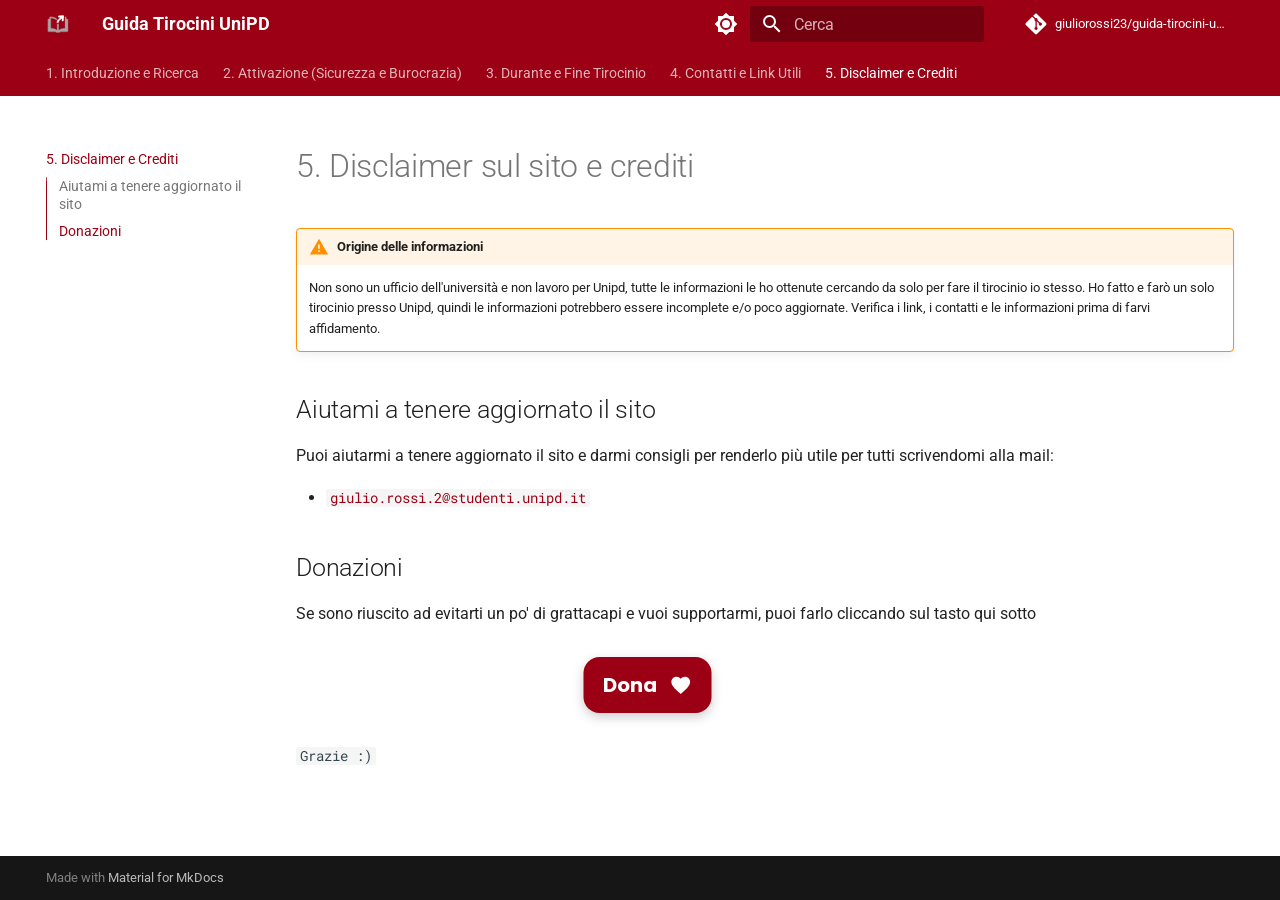
<file: crediti/index.html>
<!doctype html>
<html lang="it" class="no-js">
  <head>
    
      <meta charset="utf-8">
      <meta name="viewport" content="width=device-width,initial-scale=1">
      
        <meta name="description" content="Guida chiara e operativa per i tirocini degli studenti di Padova">
      
      
        <meta name="author" content="Giulio Rossi">
      
      
        <link rel="canonical" href="https://giuliorossi23.github.io/guida-tirocini-unipd/crediti/">
      
      
        <link rel="prev" href="../contatti/">
      
      
      
        
      
      
      <link rel="icon" href="../images/favicon.png">
      <meta name="generator" content="mkdocs-1.6.1, mkdocs-material-9.8.1">
    
    
      
        <title>5. Disclaimer e Crediti - Guida Tirocini UniPD</title>
      
    
    
      <link rel="stylesheet" href="../assets/stylesheets/main.57a0d79d.min.css">
      
        
        <link rel="stylesheet" href="../assets/stylesheets/palette.fb2fffe2.min.css">
      
      


    
    
      
    
    
      
        
        
        <link rel="preconnect" href="https://fonts.gstatic.com" crossorigin>
        <link rel="stylesheet" href="https://fonts.googleapis.com/css?family=Roboto:300,300i,400,400i,700,700i%7CRoboto+Mono:400,400i,700,700i&display=fallback">
        <style>:root{--md-text-font:"Roboto";--md-code-font:"Roboto Mono"}</style>
      
    
    
      <link rel="stylesheet" href="../stylesheets/extra.css">
    
    <script>__md_scope=new URL("..",location),__md_hash=e=>[...e].reduce(((e,_)=>(e<<5)-e+_.charCodeAt(0)),0),__md_get=(e,_=localStorage,t=__md_scope)=>JSON.parse(_.getItem(t.pathname+"."+e)),__md_set=(e,_,t=localStorage,a=__md_scope)=>{try{t.setItem(a.pathname+"."+e,JSON.stringify(_))}catch(e){}}</script>
    
      

    
    
  </head>
  
  
    
    
      
    
    
    
    
    <body dir="ltr" data-md-color-scheme="default" data-md-color-primary="custom" data-md-color-accent="custom">
  
    
    <input class="md-toggle" data-md-toggle="drawer" type="checkbox" id="__drawer" autocomplete="off">
    <input class="md-toggle" data-md-toggle="search" type="checkbox" id="__search" autocomplete="off">
    <label class="md-overlay" for="__drawer"></label>
    <div data-md-component="skip">
      
        
        <a href="#5-disclaimer-sul-sito-e-crediti" class="md-skip">
          Vai al contenuto
        </a>
      
    </div>
    <div data-md-component="announce">
      
    </div>
    
    
      

<header class="md-header" data-md-component="header">
  <nav class="md-header__inner md-grid" aria-label="Intestazione">
    <a href=".." title="Guida Tirocini UniPD" class="md-header__button md-logo" aria-label="Guida Tirocini UniPD" data-md-component="logo">
      
  <img src="../images/logo.png" alt="logo">

    </a>
    <label class="md-header__button md-icon" for="__drawer">
      
      <svg xmlns="http://www.w3.org/2000/svg" viewBox="0 0 24 24"><path d="M3 6h18v2H3zm0 5h18v2H3zm0 5h18v2H3z"/></svg>
    </label>
    <div class="md-header__title" data-md-component="header-title">
      <div class="md-header__ellipsis">
        <div class="md-header__topic">
          <span class="md-ellipsis">
            Guida Tirocini UniPD
          </span>
        </div>
        <div class="md-header__topic" data-md-component="header-topic">
          <span class="md-ellipsis">
            
              5. Disclaimer e Crediti
            
          </span>
        </div>
      </div>
    </div>
    
      
        <form class="md-header__option" data-md-component="palette">
  
    
    
    
    <input class="md-option" data-md-color-media="" data-md-color-scheme="default" data-md-color-primary="custom" data-md-color-accent="custom"  aria-label="Passa alla modalità scura"  type="radio" name="__palette" id="__palette_0">
    
      <label class="md-header__button md-icon" title="Passa alla modalità scura" for="__palette_1" hidden>
        <svg xmlns="http://www.w3.org/2000/svg" viewBox="0 0 24 24"><path d="M12 8a4 4 0 0 0-4 4 4 4 0 0 0 4 4 4 4 0 0 0 4-4 4 4 0 0 0-4-4m0 10a6 6 0 0 1-6-6 6 6 0 0 1 6-6 6 6 0 0 1 6 6 6 6 0 0 1-6 6m8-9.31V4h-4.69L12 .69 8.69 4H4v4.69L.69 12 4 15.31V20h4.69L12 23.31 15.31 20H20v-4.69L23.31 12z"/></svg>
      </label>
    
  
    
    
    
    <input class="md-option" data-md-color-media="" data-md-color-scheme="slate" data-md-color-primary="custom" data-md-color-accent="custom"  aria-label="Passa alla modalità chiara"  type="radio" name="__palette" id="__palette_1">
    
      <label class="md-header__button md-icon" title="Passa alla modalità chiara" for="__palette_0" hidden>
        <svg xmlns="http://www.w3.org/2000/svg" viewBox="0 0 24 24"><path d="M12 18c-.89 0-1.74-.2-2.5-.55C11.56 16.5 13 14.42 13 12s-1.44-4.5-3.5-5.45C10.26 6.2 11.11 6 12 6a6 6 0 0 1 6 6 6 6 0 0 1-6 6m8-9.31V4h-4.69L12 .69 8.69 4H4v4.69L.69 12 4 15.31V20h4.69L12 23.31 15.31 20H20v-4.69L23.31 12z"/></svg>
      </label>
    
  
</form>
      
    
    
      <script>var palette=__md_get("__palette");if(palette&&palette.color){if("(prefers-color-scheme)"===palette.color.media){var media=matchMedia("(prefers-color-scheme: light)"),input=document.querySelector(media.matches?"[data-md-color-media='(prefers-color-scheme: light)']":"[data-md-color-media='(prefers-color-scheme: dark)']");palette.color.media=input.getAttribute("data-md-color-media"),palette.color.scheme=input.getAttribute("data-md-color-scheme"),palette.color.primary=input.getAttribute("data-md-color-primary"),palette.color.accent=input.getAttribute("data-md-color-accent")}for(var[key,value]of Object.entries(palette.color))document.body.setAttribute("data-md-color-"+key,value)}</script>
    
    
    
      
      
        <label class="md-header__button md-icon" for="__search">
          
          <svg xmlns="http://www.w3.org/2000/svg" viewBox="0 0 24 24"><path d="M9.5 3A6.5 6.5 0 0 1 16 9.5c0 1.61-.59 3.09-1.56 4.23l.27.27h.79l5 5-1.5 1.5-5-5v-.79l-.27-.27A6.52 6.52 0 0 1 9.5 16 6.5 6.5 0 0 1 3 9.5 6.5 6.5 0 0 1 9.5 3m0 2C7 5 5 7 5 9.5S7 14 9.5 14 14 12 14 9.5 12 5 9.5 5"/></svg>
        </label>
        <div class="md-search" data-md-component="search" role="dialog">
  <label class="md-search__overlay" for="__search"></label>
  <div class="md-search__inner" role="search">
    <form class="md-search__form" name="search">
      <input type="text" class="md-search__input" name="query" aria-label="Cerca" placeholder="Cerca" autocapitalize="off" autocorrect="off" autocomplete="off" spellcheck="false" data-md-component="search-query" required>
      <label class="md-search__icon md-icon" for="__search">
        
        <svg xmlns="http://www.w3.org/2000/svg" viewBox="0 0 24 24"><path d="M9.5 3A6.5 6.5 0 0 1 16 9.5c0 1.61-.59 3.09-1.56 4.23l.27.27h.79l5 5-1.5 1.5-5-5v-.79l-.27-.27A6.52 6.52 0 0 1 9.5 16 6.5 6.5 0 0 1 3 9.5 6.5 6.5 0 0 1 9.5 3m0 2C7 5 5 7 5 9.5S7 14 9.5 14 14 12 14 9.5 12 5 9.5 5"/></svg>
        
        <svg xmlns="http://www.w3.org/2000/svg" viewBox="0 0 24 24"><path d="M20 11v2H8l5.5 5.5-1.42 1.42L4.16 12l7.92-7.92L13.5 5.5 8 11z"/></svg>
      </label>
      <nav class="md-search__options" aria-label="Cerca">
        
        <button type="reset" class="md-search__icon md-icon" title="Cancella" aria-label="Cancella" tabindex="-1">
          
          <svg xmlns="http://www.w3.org/2000/svg" viewBox="0 0 24 24"><path d="M19 6.41 17.59 5 12 10.59 6.41 5 5 6.41 10.59 12 5 17.59 6.41 19 12 13.41 17.59 19 19 17.59 13.41 12z"/></svg>
        </button>
      </nav>
      
        <div class="md-search__suggest" data-md-component="search-suggest"></div>
      
    </form>
    <div class="md-search__output">
      <div class="md-search__scrollwrap" tabindex="0" data-md-scrollfix>
        <div class="md-search-result" data-md-component="search-result">
          <div class="md-search-result__meta">
            Inizializza la ricerca
          </div>
          <ol class="md-search-result__list" role="presentation"></ol>
        </div>
      </div>
    </div>
  </div>
</div>
      
    
    
      <div class="md-header__source">
        <a href="https://github.com/giuliorossi23/guida-tirocini-unipd" title="Apri repository" class="md-source" data-md-component="source">
  <div class="md-source__icon md-icon">
    
    <svg xmlns="http://www.w3.org/2000/svg" viewBox="0 0 448 512"><!--! Font Awesome Free 7.1.0 by @fontawesome - https://fontawesome.com License - https://fontawesome.com/license/free (Icons: CC BY 4.0, Fonts: SIL OFL 1.1, Code: MIT License) Copyright 2025 Fonticons, Inc.--><path d="M439.6 236.1 244 40.5c-5.4-5.5-12.8-8.5-20.4-8.5s-15 3-20.4 8.4L162.5 81l51.5 51.5c27.1-9.1 52.7 16.8 43.4 43.7l49.7 49.7c34.2-11.8 61.2 31 35.5 56.7-26.5 26.5-70.2-2.9-56-37.3L240.3 199v121.9c25.3 12.5 22.3 41.8 9.1 55-6.4 6.4-15.2 10.1-24.3 10.1s-17.8-3.6-24.3-10.1c-17.6-17.6-11.1-46.9 11.2-56v-123c-20.8-8.5-24.6-30.7-18.6-45L142.6 101 8.5 235.1C3 240.6 0 247.9 0 255.5s3 15 8.5 20.4l195.6 195.7c5.4 5.4 12.7 8.4 20.4 8.4s15-3 20.4-8.4l194.7-194.7c5.4-5.4 8.4-12.8 8.4-20.4s-3-15-8.4-20.4"/></svg>
  </div>
  <div class="md-source__repository">
    giuliorossi23/guida-tirocini-unipd
  </div>
</a>
      </div>
    
  </nav>
  
</header>
    
    <div class="md-container" data-md-component="container">
      
      
        
          
            
<nav class="md-tabs" aria-label="Tabs" data-md-component="tabs">
  <div class="md-grid">
    <ul class="md-tabs__list">
      
        
  
  
  
  
    <li class="md-tabs__item">
      <a href=".." class="md-tabs__link">
        
  
  
    
  
  1. Introduzione e Ricerca

      </a>
    </li>
  

      
        
  
  
  
  
    <li class="md-tabs__item">
      <a href="../attivazione/" class="md-tabs__link">
        
  
  
    
  
  2. Attivazione (Sicurezza e Burocrazia)

      </a>
    </li>
  

      
        
  
  
  
  
    <li class="md-tabs__item">
      <a href="../svolgimento/" class="md-tabs__link">
        
  
  
    
  
  3. Durante e Fine Tirocinio

      </a>
    </li>
  

      
        
  
  
  
  
    <li class="md-tabs__item">
      <a href="../contatti/" class="md-tabs__link">
        
  
  
    
  
  4. Contatti e Link Utili

      </a>
    </li>
  

      
        
  
  
  
    
  
  
    <li class="md-tabs__item md-tabs__item--active">
      <a href="./" class="md-tabs__link">
        
  
  
    
  
  5. Disclaimer e Crediti

      </a>
    </li>
  

      
    </ul>
  </div>
</nav>
          
        
      
      <main class="md-main" data-md-component="main">
        <div class="md-main__inner md-grid">
          
            
              
              <div class="md-sidebar md-sidebar--primary" data-md-component="sidebar" data-md-type="navigation" >
                <div class="md-sidebar__scrollwrap">
                  <div class="md-sidebar__inner">
                    


  


  

<nav class="md-nav md-nav--primary md-nav--lifted md-nav--integrated" aria-label="Navigazione" data-md-level="0">
  <label class="md-nav__title" for="__drawer">
    <a href=".." title="Guida Tirocini UniPD" class="md-nav__button md-logo" aria-label="Guida Tirocini UniPD" data-md-component="logo">
      
  <img src="../images/logo.png" alt="logo">

    </a>
    Guida Tirocini UniPD
  </label>
  
    <div class="md-nav__source">
      <a href="https://github.com/giuliorossi23/guida-tirocini-unipd" title="Apri repository" class="md-source" data-md-component="source">
  <div class="md-source__icon md-icon">
    
    <svg xmlns="http://www.w3.org/2000/svg" viewBox="0 0 448 512"><!--! Font Awesome Free 7.1.0 by @fontawesome - https://fontawesome.com License - https://fontawesome.com/license/free (Icons: CC BY 4.0, Fonts: SIL OFL 1.1, Code: MIT License) Copyright 2025 Fonticons, Inc.--><path d="M439.6 236.1 244 40.5c-5.4-5.5-12.8-8.5-20.4-8.5s-15 3-20.4 8.4L162.5 81l51.5 51.5c27.1-9.1 52.7 16.8 43.4 43.7l49.7 49.7c34.2-11.8 61.2 31 35.5 56.7-26.5 26.5-70.2-2.9-56-37.3L240.3 199v121.9c25.3 12.5 22.3 41.8 9.1 55-6.4 6.4-15.2 10.1-24.3 10.1s-17.8-3.6-24.3-10.1c-17.6-17.6-11.1-46.9 11.2-56v-123c-20.8-8.5-24.6-30.7-18.6-45L142.6 101 8.5 235.1C3 240.6 0 247.9 0 255.5s3 15 8.5 20.4l195.6 195.7c5.4 5.4 12.7 8.4 20.4 8.4s15-3 20.4-8.4l194.7-194.7c5.4-5.4 8.4-12.8 8.4-20.4s-3-15-8.4-20.4"/></svg>
  </div>
  <div class="md-source__repository">
    giuliorossi23/guida-tirocini-unipd
  </div>
</a>
    </div>
  
  <ul class="md-nav__list" data-md-scrollfix>
    
      
      
  
  
  
  
    <li class="md-nav__item">
      <a href=".." class="md-nav__link">
        
  
  
  <span class="md-ellipsis">
    
  
    1. Introduzione e Ricerca
  

    
  </span>
  
  

      </a>
    </li>
  

    
      
      
  
  
  
  
    <li class="md-nav__item">
      <a href="../attivazione/" class="md-nav__link">
        
  
  
  <span class="md-ellipsis">
    
  
    2. Attivazione (Sicurezza e Burocrazia)
  

    
  </span>
  
  

      </a>
    </li>
  

    
      
      
  
  
  
  
    <li class="md-nav__item">
      <a href="../svolgimento/" class="md-nav__link">
        
  
  
  <span class="md-ellipsis">
    
  
    3. Durante e Fine Tirocinio
  

    
  </span>
  
  

      </a>
    </li>
  

    
      
      
  
  
  
  
    <li class="md-nav__item">
      <a href="../contatti/" class="md-nav__link">
        
  
  
  <span class="md-ellipsis">
    
  
    4. Contatti e Link Utili
  

    
  </span>
  
  

      </a>
    </li>
  

    
      
      
  
  
    
  
  
  
    <li class="md-nav__item md-nav__item--active">
      
      <input class="md-nav__toggle md-toggle" type="checkbox" id="__toc">
      
      
        
      
      
        <label class="md-nav__link md-nav__link--active" for="__toc">
          
  
  
  <span class="md-ellipsis">
    
  
    5. Disclaimer e Crediti
  

    
  </span>
  
  

          <span class="md-nav__icon md-icon"></span>
        </label>
      
      <a href="./" class="md-nav__link md-nav__link--active">
        
  
  
  <span class="md-ellipsis">
    
  
    5. Disclaimer e Crediti
  

    
  </span>
  
  

      </a>
      
        

<nav class="md-nav md-nav--secondary" aria-label="Indice">
  
  
  
    
  
  
    <label class="md-nav__title" for="__toc">
      <span class="md-nav__icon md-icon"></span>
      Indice
    </label>
    <ul class="md-nav__list" data-md-component="toc" data-md-scrollfix>
      
        <li class="md-nav__item">
  <a href="#aiutami-a-tenere-aggiornato-il-sito" class="md-nav__link">
    <span class="md-ellipsis">
      
        Aiutami a tenere aggiornato il sito
      
    </span>
  </a>
  
</li>
      
        <li class="md-nav__item">
  <a href="#donazioni" class="md-nav__link">
    <span class="md-ellipsis">
      
        Donazioni
      
    </span>
  </a>
  
</li>
      
    </ul>
  
</nav>
      
    </li>
  

    
  </ul>
</nav>
                  </div>
                </div>
              </div>
            
            
          
          
            <div class="md-content" data-md-component="content">
              
              <article class="md-content__inner md-typeset">
                
                  


  
  


<h1 id="5-disclaimer-sul-sito-e-crediti">5. Disclaimer sul sito e crediti</h1>
<div class="admonition warning">
<p class="admonition-title">Origine delle informazioni</p>
<p>Non sono un ufficio dell'università e non lavoro per Unipd, tutte le informazioni le ho ottenute cercando da solo per fare il tirocinio io stesso. Ho fatto e farò un solo tirocinio presso Unipd, quindi le informazioni potrebbero essere incomplete e/o poco aggiornate. Verifica i link, i contatti e le informazioni prima di farvi affidamento.</p>
</div>
<h2 id="aiutami-a-tenere-aggiornato-il-sito">Aiutami a tenere aggiornato il sito</h2>
<p>Puoi aiutarmi a tenere aggiornato il sito e darmi consigli per renderlo più utile per tutti scrivendomi alla mail:</p>
<ul>
<li><a href="mailto:giulio.rossi.2@studenti.unipd.it?subject=GUIDA%20TIROCINI%20suggerimenti"><code>giulio.rossi.2@studenti.unipd.it</code></a></li>
</ul>
<h2 id="donazioni">Donazioni</h2>
<p>Se sono riuscito ad evitarti un po' di grattacapi e vuoi supportarmi, puoi farlo cliccando sul tasto qui sotto</p>
<p><a class="cta-button btn-unipd" href="https://ko-fi.com/giulio03" target="_blank">Dona <span class="twemoji"><svg xmlns="http://www.w3.org/2000/svg" viewBox="0 0 24 24"><path d="m12 21.35-1.45-1.32C5.4 15.36 2 12.27 2 8.5 2 5.41 4.42 3 7.5 3c1.74 0 3.41.81 4.5 2.08C13.09 3.81 14.76 3 16.5 3 19.58 3 22 5.41 22 8.5c0 3.77-3.4 6.86-8.55 11.53z"/></svg></span></a></p>
<p><code>Grazie :)</code></p>












                
              </article>
            </div>
          
          
<script>var target=document.getElementById(location.hash.slice(1));target&&target.name&&(target.checked=target.name.startsWith("__tabbed_"))</script>
        </div>
        
          <button type="button" class="md-top md-icon" data-md-component="top" hidden>
  
  <svg xmlns="http://www.w3.org/2000/svg" viewBox="0 0 24 24"><path d="M13 20h-2V8l-5.5 5.5-1.42-1.42L12 4.16l7.92 7.92-1.42 1.42L13 8z"/></svg>
  Torna su
</button>
        
      </main>
      
        <footer class="md-footer">
  
  <div class="md-footer-meta md-typeset">
    <div class="md-footer-meta__inner md-grid">
      <div class="md-copyright">
  
  
    Made with
    <a href="https://squidfunk.github.io/mkdocs-material/" target="_blank" rel="noopener">
      Material for MkDocs
    </a>
  
</div>
      
    </div>
  </div>
</footer>
      
    </div>
    <div class="md-dialog" data-md-component="dialog">
      <div class="md-dialog__inner md-typeset"></div>
    </div>
    
    
    
      
      
      <script id="__config" type="application/json">{"annotate": null, "base": "..", "features": ["navigation.tabs", "navigation.instant", "navigation.top", "toc.integrate", "search.suggest", "search.highlight"], "search": "../assets/javascripts/workers/search.a7633da7.min.js", "tags": null, "translations": {"clipboard.copied": "Copiato", "clipboard.copy": "Copia", "search.result.more.one": "1 altro in questa pagina", "search.result.more.other": "# altri in questa pagina", "search.result.none": "Nessun documento trovato", "search.result.one": "1 documento trovato", "search.result.other": "# documenti trovati", "search.result.placeholder": "Scrivi per iniziare a cercare", "search.result.term.missing": "Non presente", "select.version": "Seleziona la versione"}, "version": null}</script>
    
    
      <script src="../assets/javascripts/bundle.a5f9d56c.min.js"></script>
      
    
  </body>
</html>
</file>
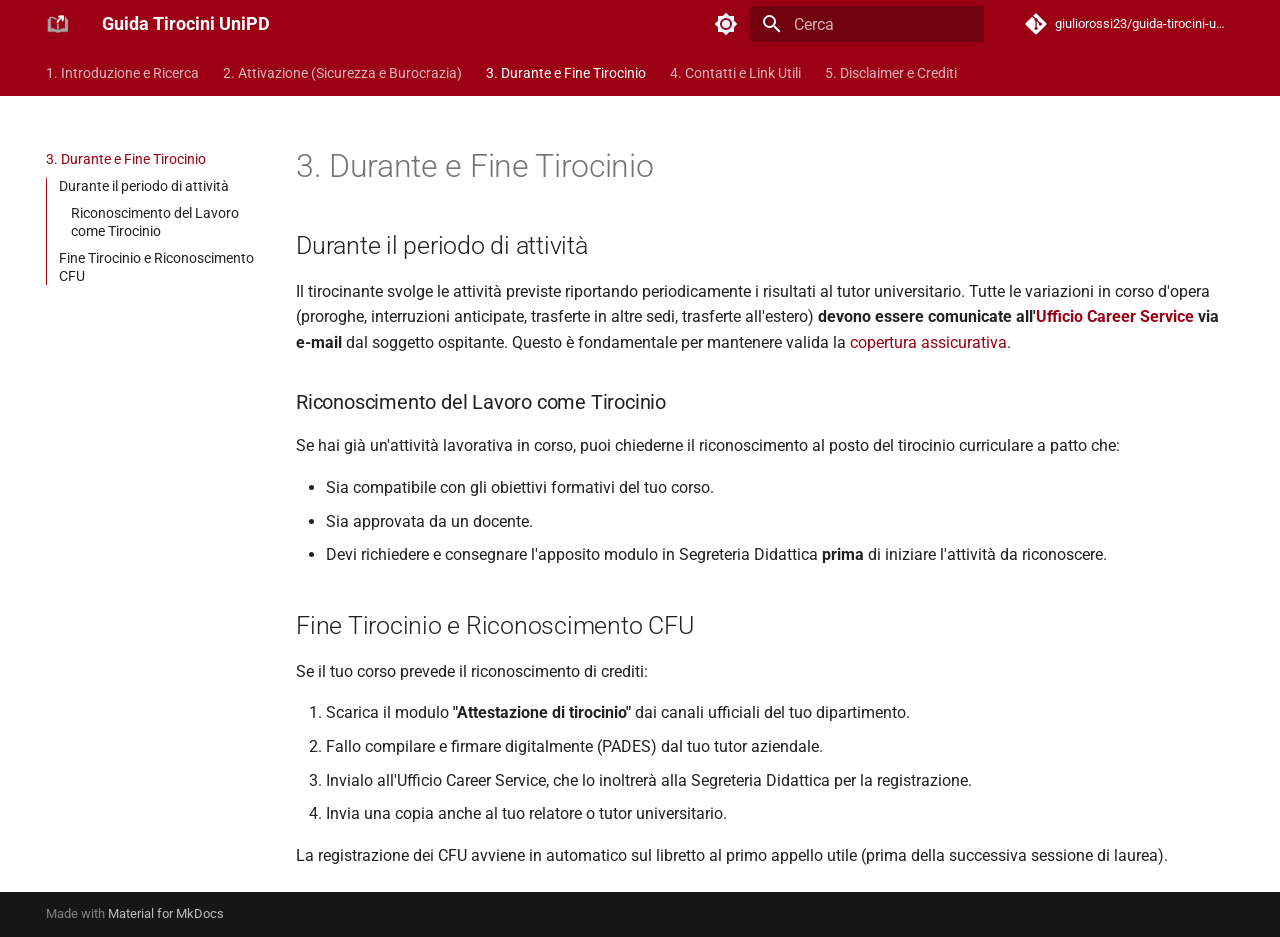
<file: svolgimento/index.html>
<!doctype html>
<html lang="it" class="no-js">
  <head>
    
      <meta charset="utf-8">
      <meta name="viewport" content="width=device-width,initial-scale=1">
      
        <meta name="description" content="Guida chiara e operativa per i tirocini degli studenti di Padova">
      
      
        <meta name="author" content="Giulio Rossi">
      
      
        <link rel="canonical" href="https://giuliorossi23.github.io/guida-tirocini-unipd/svolgimento/">
      
      
        <link rel="prev" href="../attivazione/">
      
      
        <link rel="next" href="../contatti/">
      
      
        
      
      
      <link rel="icon" href="../images/favicon.png">
      <meta name="generator" content="mkdocs-1.6.1, mkdocs-material-9.8.1">
    
    
      
        <title>3. Durante e Fine Tirocinio - Guida Tirocini UniPD</title>
      
    
    
      <link rel="stylesheet" href="../assets/stylesheets/main.57a0d79d.min.css">
      
        
        <link rel="stylesheet" href="../assets/stylesheets/palette.fb2fffe2.min.css">
      
      


    
    
      
    
    
      
        
        
        <link rel="preconnect" href="https://fonts.gstatic.com" crossorigin>
        <link rel="stylesheet" href="https://fonts.googleapis.com/css?family=Roboto:300,300i,400,400i,700,700i%7CRoboto+Mono:400,400i,700,700i&display=fallback">
        <style>:root{--md-text-font:"Roboto";--md-code-font:"Roboto Mono"}</style>
      
    
    
      <link rel="stylesheet" href="../stylesheets/extra.css">
    
    <script>__md_scope=new URL("..",location),__md_hash=e=>[...e].reduce(((e,_)=>(e<<5)-e+_.charCodeAt(0)),0),__md_get=(e,_=localStorage,t=__md_scope)=>JSON.parse(_.getItem(t.pathname+"."+e)),__md_set=(e,_,t=localStorage,a=__md_scope)=>{try{t.setItem(a.pathname+"."+e,JSON.stringify(_))}catch(e){}}</script>
    
      

    
    
  </head>
  
  
    
    
      
    
    
    
    
    <body dir="ltr" data-md-color-scheme="default" data-md-color-primary="custom" data-md-color-accent="custom">
  
    
    <input class="md-toggle" data-md-toggle="drawer" type="checkbox" id="__drawer" autocomplete="off">
    <input class="md-toggle" data-md-toggle="search" type="checkbox" id="__search" autocomplete="off">
    <label class="md-overlay" for="__drawer"></label>
    <div data-md-component="skip">
      
        
        <a href="#3-durante-e-fine-tirocinio" class="md-skip">
          Vai al contenuto
        </a>
      
    </div>
    <div data-md-component="announce">
      
    </div>
    
    
      

<header class="md-header" data-md-component="header">
  <nav class="md-header__inner md-grid" aria-label="Intestazione">
    <a href=".." title="Guida Tirocini UniPD" class="md-header__button md-logo" aria-label="Guida Tirocini UniPD" data-md-component="logo">
      
  <img src="../images/logo.png" alt="logo">

    </a>
    <label class="md-header__button md-icon" for="__drawer">
      
      <svg xmlns="http://www.w3.org/2000/svg" viewBox="0 0 24 24"><path d="M3 6h18v2H3zm0 5h18v2H3zm0 5h18v2H3z"/></svg>
    </label>
    <div class="md-header__title" data-md-component="header-title">
      <div class="md-header__ellipsis">
        <div class="md-header__topic">
          <span class="md-ellipsis">
            Guida Tirocini UniPD
          </span>
        </div>
        <div class="md-header__topic" data-md-component="header-topic">
          <span class="md-ellipsis">
            
              3. Durante e Fine Tirocinio
            
          </span>
        </div>
      </div>
    </div>
    
      
        <form class="md-header__option" data-md-component="palette">
  
    
    
    
    <input class="md-option" data-md-color-media="" data-md-color-scheme="default" data-md-color-primary="custom" data-md-color-accent="custom"  aria-label="Passa alla modalità scura"  type="radio" name="__palette" id="__palette_0">
    
      <label class="md-header__button md-icon" title="Passa alla modalità scura" for="__palette_1" hidden>
        <svg xmlns="http://www.w3.org/2000/svg" viewBox="0 0 24 24"><path d="M12 8a4 4 0 0 0-4 4 4 4 0 0 0 4 4 4 4 0 0 0 4-4 4 4 0 0 0-4-4m0 10a6 6 0 0 1-6-6 6 6 0 0 1 6-6 6 6 0 0 1 6 6 6 6 0 0 1-6 6m8-9.31V4h-4.69L12 .69 8.69 4H4v4.69L.69 12 4 15.31V20h4.69L12 23.31 15.31 20H20v-4.69L23.31 12z"/></svg>
      </label>
    
  
    
    
    
    <input class="md-option" data-md-color-media="" data-md-color-scheme="slate" data-md-color-primary="custom" data-md-color-accent="custom"  aria-label="Passa alla modalità chiara"  type="radio" name="__palette" id="__palette_1">
    
      <label class="md-header__button md-icon" title="Passa alla modalità chiara" for="__palette_0" hidden>
        <svg xmlns="http://www.w3.org/2000/svg" viewBox="0 0 24 24"><path d="M12 18c-.89 0-1.74-.2-2.5-.55C11.56 16.5 13 14.42 13 12s-1.44-4.5-3.5-5.45C10.26 6.2 11.11 6 12 6a6 6 0 0 1 6 6 6 6 0 0 1-6 6m8-9.31V4h-4.69L12 .69 8.69 4H4v4.69L.69 12 4 15.31V20h4.69L12 23.31 15.31 20H20v-4.69L23.31 12z"/></svg>
      </label>
    
  
</form>
      
    
    
      <script>var palette=__md_get("__palette");if(palette&&palette.color){if("(prefers-color-scheme)"===palette.color.media){var media=matchMedia("(prefers-color-scheme: light)"),input=document.querySelector(media.matches?"[data-md-color-media='(prefers-color-scheme: light)']":"[data-md-color-media='(prefers-color-scheme: dark)']");palette.color.media=input.getAttribute("data-md-color-media"),palette.color.scheme=input.getAttribute("data-md-color-scheme"),palette.color.primary=input.getAttribute("data-md-color-primary"),palette.color.accent=input.getAttribute("data-md-color-accent")}for(var[key,value]of Object.entries(palette.color))document.body.setAttribute("data-md-color-"+key,value)}</script>
    
    
    
      
      
        <label class="md-header__button md-icon" for="__search">
          
          <svg xmlns="http://www.w3.org/2000/svg" viewBox="0 0 24 24"><path d="M9.5 3A6.5 6.5 0 0 1 16 9.5c0 1.61-.59 3.09-1.56 4.23l.27.27h.79l5 5-1.5 1.5-5-5v-.79l-.27-.27A6.52 6.52 0 0 1 9.5 16 6.5 6.5 0 0 1 3 9.5 6.5 6.5 0 0 1 9.5 3m0 2C7 5 5 7 5 9.5S7 14 9.5 14 14 12 14 9.5 12 5 9.5 5"/></svg>
        </label>
        <div class="md-search" data-md-component="search" role="dialog">
  <label class="md-search__overlay" for="__search"></label>
  <div class="md-search__inner" role="search">
    <form class="md-search__form" name="search">
      <input type="text" class="md-search__input" name="query" aria-label="Cerca" placeholder="Cerca" autocapitalize="off" autocorrect="off" autocomplete="off" spellcheck="false" data-md-component="search-query" required>
      <label class="md-search__icon md-icon" for="__search">
        
        <svg xmlns="http://www.w3.org/2000/svg" viewBox="0 0 24 24"><path d="M9.5 3A6.5 6.5 0 0 1 16 9.5c0 1.61-.59 3.09-1.56 4.23l.27.27h.79l5 5-1.5 1.5-5-5v-.79l-.27-.27A6.52 6.52 0 0 1 9.5 16 6.5 6.5 0 0 1 3 9.5 6.5 6.5 0 0 1 9.5 3m0 2C7 5 5 7 5 9.5S7 14 9.5 14 14 12 14 9.5 12 5 9.5 5"/></svg>
        
        <svg xmlns="http://www.w3.org/2000/svg" viewBox="0 0 24 24"><path d="M20 11v2H8l5.5 5.5-1.42 1.42L4.16 12l7.92-7.92L13.5 5.5 8 11z"/></svg>
      </label>
      <nav class="md-search__options" aria-label="Cerca">
        
        <button type="reset" class="md-search__icon md-icon" title="Cancella" aria-label="Cancella" tabindex="-1">
          
          <svg xmlns="http://www.w3.org/2000/svg" viewBox="0 0 24 24"><path d="M19 6.41 17.59 5 12 10.59 6.41 5 5 6.41 10.59 12 5 17.59 6.41 19 12 13.41 17.59 19 19 17.59 13.41 12z"/></svg>
        </button>
      </nav>
      
        <div class="md-search__suggest" data-md-component="search-suggest"></div>
      
    </form>
    <div class="md-search__output">
      <div class="md-search__scrollwrap" tabindex="0" data-md-scrollfix>
        <div class="md-search-result" data-md-component="search-result">
          <div class="md-search-result__meta">
            Inizializza la ricerca
          </div>
          <ol class="md-search-result__list" role="presentation"></ol>
        </div>
      </div>
    </div>
  </div>
</div>
      
    
    
      <div class="md-header__source">
        <a href="https://github.com/giuliorossi23/guida-tirocini-unipd" title="Apri repository" class="md-source" data-md-component="source">
  <div class="md-source__icon md-icon">
    
    <svg xmlns="http://www.w3.org/2000/svg" viewBox="0 0 448 512"><!--! Font Awesome Free 7.1.0 by @fontawesome - https://fontawesome.com License - https://fontawesome.com/license/free (Icons: CC BY 4.0, Fonts: SIL OFL 1.1, Code: MIT License) Copyright 2025 Fonticons, Inc.--><path d="M439.6 236.1 244 40.5c-5.4-5.5-12.8-8.5-20.4-8.5s-15 3-20.4 8.4L162.5 81l51.5 51.5c27.1-9.1 52.7 16.8 43.4 43.7l49.7 49.7c34.2-11.8 61.2 31 35.5 56.7-26.5 26.5-70.2-2.9-56-37.3L240.3 199v121.9c25.3 12.5 22.3 41.8 9.1 55-6.4 6.4-15.2 10.1-24.3 10.1s-17.8-3.6-24.3-10.1c-17.6-17.6-11.1-46.9 11.2-56v-123c-20.8-8.5-24.6-30.7-18.6-45L142.6 101 8.5 235.1C3 240.6 0 247.9 0 255.5s3 15 8.5 20.4l195.6 195.7c5.4 5.4 12.7 8.4 20.4 8.4s15-3 20.4-8.4l194.7-194.7c5.4-5.4 8.4-12.8 8.4-20.4s-3-15-8.4-20.4"/></svg>
  </div>
  <div class="md-source__repository">
    giuliorossi23/guida-tirocini-unipd
  </div>
</a>
      </div>
    
  </nav>
  
</header>
    
    <div class="md-container" data-md-component="container">
      
      
        
          
            
<nav class="md-tabs" aria-label="Tabs" data-md-component="tabs">
  <div class="md-grid">
    <ul class="md-tabs__list">
      
        
  
  
  
  
    <li class="md-tabs__item">
      <a href=".." class="md-tabs__link">
        
  
  
    
  
  1. Introduzione e Ricerca

      </a>
    </li>
  

      
        
  
  
  
  
    <li class="md-tabs__item">
      <a href="../attivazione/" class="md-tabs__link">
        
  
  
    
  
  2. Attivazione (Sicurezza e Burocrazia)

      </a>
    </li>
  

      
        
  
  
  
    
  
  
    <li class="md-tabs__item md-tabs__item--active">
      <a href="./" class="md-tabs__link">
        
  
  
    
  
  3. Durante e Fine Tirocinio

      </a>
    </li>
  

      
        
  
  
  
  
    <li class="md-tabs__item">
      <a href="../contatti/" class="md-tabs__link">
        
  
  
    
  
  4. Contatti e Link Utili

      </a>
    </li>
  

      
        
  
  
  
  
    <li class="md-tabs__item">
      <a href="../crediti/" class="md-tabs__link">
        
  
  
    
  
  5. Disclaimer e Crediti

      </a>
    </li>
  

      
    </ul>
  </div>
</nav>
          
        
      
      <main class="md-main" data-md-component="main">
        <div class="md-main__inner md-grid">
          
            
              
              <div class="md-sidebar md-sidebar--primary" data-md-component="sidebar" data-md-type="navigation" >
                <div class="md-sidebar__scrollwrap">
                  <div class="md-sidebar__inner">
                    


  


  

<nav class="md-nav md-nav--primary md-nav--lifted md-nav--integrated" aria-label="Navigazione" data-md-level="0">
  <label class="md-nav__title" for="__drawer">
    <a href=".." title="Guida Tirocini UniPD" class="md-nav__button md-logo" aria-label="Guida Tirocini UniPD" data-md-component="logo">
      
  <img src="../images/logo.png" alt="logo">

    </a>
    Guida Tirocini UniPD
  </label>
  
    <div class="md-nav__source">
      <a href="https://github.com/giuliorossi23/guida-tirocini-unipd" title="Apri repository" class="md-source" data-md-component="source">
  <div class="md-source__icon md-icon">
    
    <svg xmlns="http://www.w3.org/2000/svg" viewBox="0 0 448 512"><!--! Font Awesome Free 7.1.0 by @fontawesome - https://fontawesome.com License - https://fontawesome.com/license/free (Icons: CC BY 4.0, Fonts: SIL OFL 1.1, Code: MIT License) Copyright 2025 Fonticons, Inc.--><path d="M439.6 236.1 244 40.5c-5.4-5.5-12.8-8.5-20.4-8.5s-15 3-20.4 8.4L162.5 81l51.5 51.5c27.1-9.1 52.7 16.8 43.4 43.7l49.7 49.7c34.2-11.8 61.2 31 35.5 56.7-26.5 26.5-70.2-2.9-56-37.3L240.3 199v121.9c25.3 12.5 22.3 41.8 9.1 55-6.4 6.4-15.2 10.1-24.3 10.1s-17.8-3.6-24.3-10.1c-17.6-17.6-11.1-46.9 11.2-56v-123c-20.8-8.5-24.6-30.7-18.6-45L142.6 101 8.5 235.1C3 240.6 0 247.9 0 255.5s3 15 8.5 20.4l195.6 195.7c5.4 5.4 12.7 8.4 20.4 8.4s15-3 20.4-8.4l194.7-194.7c5.4-5.4 8.4-12.8 8.4-20.4s-3-15-8.4-20.4"/></svg>
  </div>
  <div class="md-source__repository">
    giuliorossi23/guida-tirocini-unipd
  </div>
</a>
    </div>
  
  <ul class="md-nav__list" data-md-scrollfix>
    
      
      
  
  
  
  
    <li class="md-nav__item">
      <a href=".." class="md-nav__link">
        
  
  
  <span class="md-ellipsis">
    
  
    1. Introduzione e Ricerca
  

    
  </span>
  
  

      </a>
    </li>
  

    
      
      
  
  
  
  
    <li class="md-nav__item">
      <a href="../attivazione/" class="md-nav__link">
        
  
  
  <span class="md-ellipsis">
    
  
    2. Attivazione (Sicurezza e Burocrazia)
  

    
  </span>
  
  

      </a>
    </li>
  

    
      
      
  
  
    
  
  
  
    <li class="md-nav__item md-nav__item--active">
      
      <input class="md-nav__toggle md-toggle" type="checkbox" id="__toc">
      
      
        
      
      
        <label class="md-nav__link md-nav__link--active" for="__toc">
          
  
  
  <span class="md-ellipsis">
    
  
    3. Durante e Fine Tirocinio
  

    
  </span>
  
  

          <span class="md-nav__icon md-icon"></span>
        </label>
      
      <a href="./" class="md-nav__link md-nav__link--active">
        
  
  
  <span class="md-ellipsis">
    
  
    3. Durante e Fine Tirocinio
  

    
  </span>
  
  

      </a>
      
        

<nav class="md-nav md-nav--secondary" aria-label="Indice">
  
  
  
    
  
  
    <label class="md-nav__title" for="__toc">
      <span class="md-nav__icon md-icon"></span>
      Indice
    </label>
    <ul class="md-nav__list" data-md-component="toc" data-md-scrollfix>
      
        <li class="md-nav__item">
  <a href="#durante-il-periodo-di-attivita" class="md-nav__link">
    <span class="md-ellipsis">
      
        Durante il periodo di attività
      
    </span>
  </a>
  
    <nav class="md-nav" aria-label="Durante il periodo di attività">
      <ul class="md-nav__list">
        
          <li class="md-nav__item">
  <a href="#riconoscimento-del-lavoro-come-tirocinio" class="md-nav__link">
    <span class="md-ellipsis">
      
        Riconoscimento del Lavoro come Tirocinio
      
    </span>
  </a>
  
</li>
        
      </ul>
    </nav>
  
</li>
      
        <li class="md-nav__item">
  <a href="#fine-tirocinio-e-riconoscimento-cfu" class="md-nav__link">
    <span class="md-ellipsis">
      
        Fine Tirocinio e Riconoscimento CFU
      
    </span>
  </a>
  
</li>
      
    </ul>
  
</nav>
      
    </li>
  

    
      
      
  
  
  
  
    <li class="md-nav__item">
      <a href="../contatti/" class="md-nav__link">
        
  
  
  <span class="md-ellipsis">
    
  
    4. Contatti e Link Utili
  

    
  </span>
  
  

      </a>
    </li>
  

    
      
      
  
  
  
  
    <li class="md-nav__item">
      <a href="../crediti/" class="md-nav__link">
        
  
  
  <span class="md-ellipsis">
    
  
    5. Disclaimer e Crediti
  

    
  </span>
  
  

      </a>
    </li>
  

    
  </ul>
</nav>
                  </div>
                </div>
              </div>
            
            
          
          
            <div class="md-content" data-md-component="content">
              
              <article class="md-content__inner md-typeset">
                
                  


  
  


<h1 id="3-durante-e-fine-tirocinio">3. Durante e Fine Tirocinio</h1>
<h2 id="durante-il-periodo-di-attivita">Durante il periodo di attività</h2>
<p>Il tirocinante svolge le attività previste riportando periodicamente i risultati al tutor universitario.
Tutte le variazioni in corso d'opera (proroghe, interruzioni anticipate, trasferte in altre sedi, trasferte all'estero) <strong>devono essere comunicate all'<a href="mailto:stage@unipd.it">Ufficio Career Service</a> via e-mail</strong> dal soggetto ospitante. Questo è fondamentale per mantenere valida la <a href="https://www.unipd.it/assicurazione">copertura assicurativa</a>.</p>
<h3 id="riconoscimento-del-lavoro-come-tirocinio">Riconoscimento del Lavoro come Tirocinio</h3>
<p>Se hai già un'attività lavorativa in corso, puoi chiederne il riconoscimento al posto del tirocinio curriculare a patto che:</p>
<ul>
<li>Sia compatibile con gli obiettivi formativi del tuo corso.</li>
<li>Sia approvata da un docente.</li>
<li>Devi richiedere e consegnare l'apposito modulo in Segreteria Didattica <strong>prima</strong> di iniziare l'attività da riconoscere.</li>
</ul>
<h2 id="fine-tirocinio-e-riconoscimento-cfu">Fine Tirocinio e Riconoscimento CFU</h2>
<p>Se il tuo corso prevede il riconoscimento di crediti:</p>
<ol>
<li>Scarica il modulo <strong>"Attestazione di tirocinio"</strong> dai canali ufficiali del tuo dipartimento.</li>
<li>Fallo compilare e firmare digitalmente (PADES) dal tuo tutor aziendale.</li>
<li>Invialo all'Ufficio Career Service, che lo inoltrerà alla Segreteria Didattica per la registrazione.</li>
<li>Invia una copia anche al tuo relatore o tutor universitario.</li>
</ol>
<p>La registrazione dei CFU avviene in automatico sul libretto al primo appello utile (prima della successiva sessione di laurea).</p>












                
              </article>
            </div>
          
          
<script>var target=document.getElementById(location.hash.slice(1));target&&target.name&&(target.checked=target.name.startsWith("__tabbed_"))</script>
        </div>
        
          <button type="button" class="md-top md-icon" data-md-component="top" hidden>
  
  <svg xmlns="http://www.w3.org/2000/svg" viewBox="0 0 24 24"><path d="M13 20h-2V8l-5.5 5.5-1.42-1.42L12 4.16l7.92 7.92-1.42 1.42L13 8z"/></svg>
  Torna su
</button>
        
      </main>
      
        <footer class="md-footer">
  
  <div class="md-footer-meta md-typeset">
    <div class="md-footer-meta__inner md-grid">
      <div class="md-copyright">
  
  
    Made with
    <a href="https://squidfunk.github.io/mkdocs-material/" target="_blank" rel="noopener">
      Material for MkDocs
    </a>
  
</div>
      
    </div>
  </div>
</footer>
      
    </div>
    <div class="md-dialog" data-md-component="dialog">
      <div class="md-dialog__inner md-typeset"></div>
    </div>
    
    
    
      
      
      <script id="__config" type="application/json">{"annotate": null, "base": "..", "features": ["navigation.tabs", "navigation.instant", "navigation.top", "toc.integrate", "search.suggest", "search.highlight"], "search": "../assets/javascripts/workers/search.a7633da7.min.js", "tags": null, "translations": {"clipboard.copied": "Copiato", "clipboard.copy": "Copia", "search.result.more.one": "1 altro in questa pagina", "search.result.more.other": "# altri in questa pagina", "search.result.none": "Nessun documento trovato", "search.result.one": "1 documento trovato", "search.result.other": "# documenti trovati", "search.result.placeholder": "Scrivi per iniziare a cercare", "search.result.term.missing": "Non presente", "select.version": "Seleziona la versione"}, "version": null}</script>
    
    
      <script src="../assets/javascripts/bundle.a5f9d56c.min.js"></script>
      
    
  </body>
</html>
</file>
<file: stylesheets/extra.css>
@import url('https://fonts.googleapis.com/css2?family=Poppins:wght@700&display=swap');

/* =========================================
   VARIABILI GLOBALI
   ========================================= */
:root {
  --unipd-red: #B5121B;
}

/* =========================================
   COLORI MODALITÀ CHIARA (Default)
   ========================================= */
:root, [data-md-color-scheme="default"] {
  /* Colore barra in alto */
  --md-primary-fg-color: #9B0014;
  /* Colore hover dei link e bottoni */
  --md-accent-fg-color:  #9B0014;
}

/* =========================================
   COLORI MODALITÀ SCURA (Slate)
   ========================================= */
[data-md-color-scheme="slate"] {
  /* Colore barra in alto */
  --md-primary-fg-color: black;
  /* Colore hover dei link e bottoni (rosso chiaro) */
  --md-accent-fg-color:  #ff5757;
}

/* =========================================
   COMPORTAMENTO DEI LINK 
   (Si mimetizzano col testo, rossi al passaggio del mouse)
   ========================================= */

/* .md-typeset a:not(.md-button) {
  color: var(--md-text-color) !important;
}

.md-typeset a:not(.md-button):hover {
  color: var(--md-accent-fg-color) !important;
} */

/* =========================================
   PERSONALIZZAZIONE RIQUADRO "TIP" (Sempre Rosso UniPD)
   ========================================= */
/* Bordo sinistro */
.md-typeset .admonition.tip, 
.md-typeset details.tip {
  border-color: #9B0014 !important;
}

/* Sfondo della barra del titolo */
.md-typeset .admonition.tip > .admonition-title, 
.md-typeset details.tip > summary {
  background-color: rgba(155, 0, 20, 0.1) !important; 
}

/* Colore dell'icona a sinistra */
.md-typeset .admonition.tip > .admonition-title::before, 
.md-typeset details.tip > summary::before {
  background-color: #9B0014 !important;
}

/* =========================================
   PERSONALIZZAZIONE TESTO EVIDENZIATO <mark>
   ========================================= */

/* Stile base (Modalità chiara) */
.md-typeset mark {
  background-color: #f0f0f0 !important; /* Grigio chiaro */
  color: inherit !important; /* Mantiene il colore del testo (nero) */
  border-radius: 6px !important; /* Angoli arrotondati */
  padding: 2px 6px !important; /* Spazio per non far toccare il testo ai bordi */
}

/* Adattamento per la Modalità scura */
[data-md-color-scheme="slate"] .md-typeset mark {
  background-color: #3b3b3b !important; /* Grigio scuro per non accecare di notte */
  color: inherit !important; /* Mantiene il testo bianco */
}

/* =========================================
   PERSONALIZZAZIONI MODALITÀ SCURA (SLATE)
   ========================================= */

[data-md-color-scheme="slate"] {
  /* 1. Cambia il colore globale dei link nel testo (Rosso chiaro/pastello per contrasto) */
  --md-typeset-a-color: #ff7b7b; 
}

/* 2. Forza la barra superiore (Header) ad essere nera pura */
[data-md-color-scheme="slate"] .md-header {
  background-color: #000000 !important;
}

/* 3. (Opzionale) Effetto hover: rosso ancora più chiaro quando passi sopra il link col mouse */
[data-md-color-scheme="slate"] .md-typeset a:hover {
  color: #ff9e9e;
}

/* =========================================
   PULSANTE DONAZIONI (CTA BUTTON)
   ========================================= */
.md-typeset p:has(> .cta-button),
.md-typeset p:has(> .btn-unipd) {
  text-align: center;
}

.md-typeset .cta-button,
.md-typeset .btn-unipd,
.cta-button,
.btn-unipd {
  display: flex !important;
  width: -webkit-fit-content;
  width: -moz-fit-content;
  width: fit-content;
  margin: 1.5em auto !important;
  align-items: center;
  justify-content: center;
  gap: 0.4em;
  padding: 16px 20px !important;
  font-family: "Poppins", Arial, sans-serif;
  font-size: 20px !important;
  font-weight: 700;
  font-style: normal;
  line-height: 1.2;
  color: #ffffff !important;
  background: #9b0014 !important;
  border: 0 !important;
  border-radius: 16px !important;
  box-shadow: 0px 4px 12px rgba(0, 0, 0, 0.2);
  text-align: center;
  text-decoration: none !important;
  white-space: pre;
  cursor: pointer;
  transition: background-color 0.15s ease, color 0.15s ease;
}

/* Icona cuore all'interno del bottone */
.md-typeset .cta-button .twemoji,
.md-typeset .cta-button svg,
.md-typeset .btn-unipd .twemoji,
.md-typeset .btn-unipd svg,
.cta-button .twemoji,
.cta-button svg,
.btn-unipd .twemoji,
.btn-unipd svg {
  fill: #ffffff !important;
  color: #ffffff !important;
}

.md-typeset .cta-button:hover,
.md-typeset .btn-unipd:hover,
.cta-button:hover,
.btn-unipd:hover {
  background: #880012 !important;
  color: #ffffff !important;
}

.md-typeset .cta-button:focus-visible,
.md-typeset .btn-unipd:focus-visible,
.cta-button:focus-visible,
.btn-unipd:focus-visible {
  outline: 3px solid #9b0014 !important;
  outline-offset: 3px;
}

/* =========================================
   CENTRATURA AL CENTRO DELLO SCHERMO (VIEWPORT)
   Compensa l'ingombro della barra laterale sinistra su desktop
   ========================================= */
@media screen and (min-width: 76.25em) {
  .md-typeset .cta-button,
  .md-typeset .btn-unipd,
  .cta-button,
  .btn-unipd {
    transform: translateX(-5.875rem);
  }
}
</file>
<file: assets/stylesheets/main.57a0d79d.min.css>
@charset "UTF-8";html{box-sizing:border-box;-webkit-text-size-adjust:none;-moz-text-size-adjust:none;text-size-adjust:none}*,:after,:before{box-sizing:inherit}@media(prefers-reduced-motion){*,:after,:before{transition:none!important}}body{margin:0;-webkit-font-smoothing:antialiased;-moz-osx-font-smoothing:grayscale;--md-text-font-family:var(--md-text-font, _),
    -apple-system, BlinkMacSystemFont, Helvetica, Arial, sans-serif;--md-code-font-family:var(--md-code-font, _),
    SFMono-Regular, Consolas, Menlo, monospace}.md-typeset code:not(.focus-visible),a,button,input,label{-webkit-tap-highlight-color:transparent}a{color:inherit;text-decoration:none}hr{box-sizing:initial;display:block;height:.05rem;padding:0;overflow:visible;border:0}small{font-size:80%}sub,sup{line-height:1em}img{border-style:none}table{border-spacing:0;border-collapse:initial}td,th{font-weight:400;vertical-align:top}button{padding:0;margin:0;font-family:inherit;font-size:inherit;background:#0000;border:0}input{border:0;outline:none}:root{--md-primary-fg-color:#4051b5;--md-primary-fg-color--light:#5d6cc0;--md-primary-fg-color--dark:#303fa1;--md-primary-bg-color:#fff;--md-primary-bg-color--light:#ffffffb3;--md-accent-fg-color:#526cfe;--md-accent-fg-color--transparent:#526cfe1a;--md-accent-bg-color:#fff;--md-accent-bg-color--light:#ffffffb3;--md-typeset-table-sort-icon:url("data:image/svg+xml;charset=utf-8,<svg xmlns='http://www.w3.org/2000/svg' viewBox='0 0 24 24'><path d='m18 21-4-4h3V7h-3l4-4 4 4h-3v10h3M2 19v-2h10v2M2 13v-2h7v2M2 7V5h4v2z'/></svg>");--md-typeset-table-sort-icon--asc:url("data:image/svg+xml;charset=utf-8,<svg xmlns='http://www.w3.org/2000/svg' viewBox='0 0 24 24'><path d='M19 17h3l-4 4-4-4h3V3h2M2 17h10v2H2M6 5v2H2V5m0 6h7v2H2z'/></svg>");--md-typeset-table-sort-icon--desc:url("data:image/svg+xml;charset=utf-8,<svg xmlns='http://www.w3.org/2000/svg' viewBox='0 0 24 24'><path d='M19 7h3l-4-4-4 4h3v14h2M2 17h10v2H2M6 5v2H2V5m0 6h7v2H2z'/></svg>")}[data-md-color-scheme=default]{color-scheme:light}[data-md-color-scheme=default] img[src$="#gh-dark-mode-only"],[data-md-color-scheme=default] img[src$="#only-dark"]{display:none}:root,[data-md-color-scheme=default]{--md-hue:225deg;--md-default-fg-color:#000000de;--md-default-fg-color--light:#0000008a;--md-default-fg-color--lighter:#00000052;--md-default-fg-color--lightest:#00000012;--md-default-bg-color:#fff;--md-default-bg-color--light:#ffffffb3;--md-default-bg-color--lighter:#ffffff4d;--md-default-bg-color--lightest:#ffffff1f;--md-code-fg-color:#36464e;--md-code-bg-color:#f5f5f5;--md-code-bg-color--light:#f5f5f5b3;--md-code-bg-color--lighter:#f5f5f54d;--md-code-hl-color:#4287ff;--md-code-hl-color--light:#4287ff1a;--md-code-hl-number-color:#d52a2a;--md-code-hl-special-color:#db1457;--md-code-hl-function-color:#a846b9;--md-code-hl-constant-color:#6e59d9;--md-code-hl-keyword-color:#3f6ec6;--md-code-hl-string-color:#1c7d4d;--md-code-hl-name-color:var(--md-code-fg-color);--md-code-hl-operator-color:var(--md-default-fg-color--light);--md-code-hl-punctuation-color:var(--md-default-fg-color--light);--md-code-hl-comment-color:var(--md-default-fg-color--light);--md-code-hl-generic-color:var(--md-default-fg-color--light);--md-code-hl-variable-color:var(--md-default-fg-color--light);--md-typeset-color:var(--md-default-fg-color);--md-typeset-a-color:var(--md-primary-fg-color);--md-typeset-del-color:#f5503d26;--md-typeset-ins-color:#0bd57026;--md-typeset-kbd-color:#fafafa;--md-typeset-kbd-accent-color:#fff;--md-typeset-kbd-border-color:#b8b8b8;--md-typeset-mark-color:#ffff0080;--md-typeset-table-color:#0000001f;--md-typeset-table-color--light:#00000009;--md-admonition-fg-color:var(--md-default-fg-color);--md-admonition-bg-color:var(--md-default-bg-color);--md-warning-fg-color:#000000de;--md-warning-bg-color:#ff9;--md-footer-fg-color:#fff;--md-footer-fg-color--light:#ffffffb3;--md-footer-fg-color--lighter:#ffffff73;--md-footer-bg-color:#000000de;--md-footer-bg-color--dark:#00000052;--md-shadow-z1:0 0.2rem 0.5rem #0000000d,
    0 0 0.05rem #0000001a;--md-shadow-z2:0 0.2rem 0.5rem #0000001a,
    0 0 0.05rem #00000040;--md-shadow-z3:0 0.2rem 0.5rem #0003,
    0 0 0.05rem #00000059}.md-icon svg{display:block;width:1.2rem;height:1.2rem;fill:currentcolor}aside,body,input{font-family:var(--md-text-font-family);font-feature-settings:"kern","liga";color:var(--md-typeset-color)}code,kbd,pre{font-family:var(--md-code-font-family);font-feature-settings:"kern"}.md-typeset{font-size:.8rem;line-height:1.6;overflow-wrap:break-word;-webkit-print-color-adjust:exact;color-adjust:exact}@media print{.md-typeset{font-size:.68rem}.md-typeset code,.md-typeset kbd,.md-typeset pre{white-space:pre-wrap}}.md-typeset blockquote,.md-typeset dl,.md-typeset figure,.md-typeset ol,.md-typeset pre,.md-typeset ul{margin-top:1em;margin-bottom:1em}.md-typeset h1{margin:0 0 1.25em;font-size:2em;line-height:1.3;color:var(--md-default-fg-color--light)}.md-typeset h1,.md-typeset h2{font-weight:300;letter-spacing:-.01em}.md-typeset h2{margin:1.6em 0 .64em;font-size:1.5625em;line-height:1.4}.md-typeset h3{margin:1.6em 0 .8em;font-size:1.25em;font-weight:400;line-height:1.5;letter-spacing:-.01em}.md-typeset h2+h3{margin-top:.8em}.md-typeset h4{margin:1em 0;font-weight:700;letter-spacing:-.01em}.md-typeset h5,.md-typeset h6{margin:1.25em 0;font-size:.8em;font-weight:700;color:var(--md-default-fg-color--light);letter-spacing:-.01em}.md-typeset h5{text-transform:uppercase}.md-typeset h5 code{text-transform:none}.md-typeset hr{display:flow-root;margin:1.5em 0;border-bottom:.05rem solid var(--md-default-fg-color--lightest)}.md-typeset a{color:var(--md-typeset-a-color);word-break:break-word}.md-typeset a,.md-typeset a:before{transition:color 125ms}.md-typeset a:focus,.md-typeset a:hover{color:var(--md-accent-fg-color)}.md-typeset a:focus code,.md-typeset a:hover code{color:var(--md-accent-fg-color);background-color:var(--md-accent-fg-color--transparent)}.md-typeset a code{color:var(--md-typeset-a-color)}.md-typeset a.focus-visible{outline-color:var(--md-accent-fg-color);outline-offset:.2rem}.md-typeset code,.md-typeset kbd,.md-typeset pre{font-variant-ligatures:none;color:var(--md-code-fg-color);direction:ltr;transition:background-color 125ms}.md-typeset code{padding:0 .2941176471em;font-size:.85em;word-break:break-word;background-color:var(--md-code-bg-color);border-radius:.1rem;-webkit-box-decoration-break:clone;box-decoration-break:clone;transition:color 125ms,background-color 125ms}.md-typeset code:not(.focus-visible){outline:none}.md-typeset pre{position:relative;display:flow-root;line-height:1.4}.md-typeset pre>code{display:block;padding:.7720588235em 1.1764705882em;margin:0;overflow:auto;word-break:normal;touch-action:auto;scrollbar-color:var(--md-default-fg-color--lighter) #0000;scrollbar-width:thin;outline-color:var(--md-accent-fg-color);box-shadow:none;-webkit-box-decoration-break:slice;box-decoration-break:slice}.md-typeset pre>code:hover{scrollbar-color:var(--md-accent-fg-color) #0000}.md-typeset pre>code::-webkit-scrollbar{width:.2rem;height:.2rem}.md-typeset pre>code::-webkit-scrollbar-thumb{background-color:var(--md-default-fg-color--lighter)}.md-typeset pre>code::-webkit-scrollbar-thumb:hover{background-color:var(--md-accent-fg-color)}.md-typeset kbd{display:inline-block;padding:0 .6666666667em;font-size:.75em;color:var(--md-default-fg-color);word-break:break-word;vertical-align:text-top;background-color:var(--md-typeset-kbd-color);border-radius:.1rem;box-shadow:0 .1rem 0 .05rem var(--md-typeset-kbd-border-color),0 .1rem 0 var(--md-typeset-kbd-border-color),0 -.1rem .2rem var(--md-typeset-kbd-accent-color) inset}.md-typeset mark{color:inherit;word-break:break-word;background-color:var(--md-typeset-mark-color);-webkit-box-decoration-break:clone;box-decoration-break:clone}.md-typeset abbr{text-decoration:none;cursor:help}.md-typeset [data-preview],.md-typeset abbr{border-bottom:.05rem dotted var(--md-default-fg-color--light)}.md-typeset small{opacity:.75}[dir=ltr] .md-typeset sub,[dir=ltr] .md-typeset sup{margin-left:.078125em}[dir=rtl] .md-typeset sub,[dir=rtl] .md-typeset sup{margin-right:.078125em}[dir=ltr] .md-typeset blockquote{padding-left:.6rem;border-left:.2rem solid var(--md-default-fg-color--lighter)}[dir=rtl] .md-typeset blockquote{padding-right:.6rem;border-right:.2rem solid var(--md-default-fg-color--lighter)}.md-typeset blockquote{margin-left:0;margin-right:0;color:var(--md-default-fg-color--light)}.md-typeset ul{list-style-type:disc}.md-typeset ul[type]{list-style-type:revert-layer}[dir=ltr] .md-typeset ol,[dir=ltr] .md-typeset ol li ol,[dir=ltr] .md-typeset ol li ul,[dir=ltr] .md-typeset ul,[dir=ltr] .md-typeset ul li ol,[dir=ltr] .md-typeset ul li ul{margin-left:.625em}[dir=rtl] .md-typeset ol,[dir=rtl] .md-typeset ol li ol,[dir=rtl] .md-typeset ol li ul,[dir=rtl] .md-typeset ul,[dir=rtl] .md-typeset ul li ol,[dir=rtl] .md-typeset ul li ul{margin-right:.625em}.md-typeset ol,.md-typeset ul{padding:0}.md-typeset ol:not([hidden]),.md-typeset ul:not([hidden]){display:flow-root}.md-typeset ol ol,.md-typeset ul ol{list-style-type:lower-alpha}.md-typeset ol ol ol,.md-typeset ul ol ol{list-style-type:lower-roman}.md-typeset ol ol ol ol,.md-typeset ul ol ol ol{list-style-type:upper-alpha}.md-typeset ol ol ol ol ol,.md-typeset ul ol ol ol ol{list-style-type:upper-roman}.md-typeset ol[type],.md-typeset ul[type]{list-style-type:revert-layer}[dir=ltr] .md-typeset ol li,[dir=ltr] .md-typeset ul li{margin-left:1.25em}[dir=rtl] .md-typeset ol li,[dir=rtl] .md-typeset ul li{margin-right:1.25em}.md-typeset ol li,.md-typeset ul li{margin-bottom:.5em}.md-typeset ol li blockquote,.md-typeset ol li p,.md-typeset ul li blockquote,.md-typeset ul li p{margin:.5em 0}.md-typeset ol li:last-child,.md-typeset ul li:last-child{margin-bottom:0}.md-typeset ol li ol,.md-typeset ol li ul,.md-typeset ul li ol,.md-typeset ul li ul{margin-top:.5em;margin-bottom:.5em}[dir=ltr] .md-typeset dd{margin-left:1.875em}[dir=rtl] .md-typeset dd{margin-right:1.875em}.md-typeset dd{margin-top:1em;margin-bottom:1.5em}.md-typeset img,.md-typeset svg,.md-typeset video{max-width:100%;height:auto}.md-typeset img[align=left]{margin:1em 1em 1em 0}.md-typeset img[align=right]{margin:1em 0 1em 1em}.md-typeset img[align]:only-child{margin-top:0}.md-typeset figure{display:flow-root;width:fit-content;max-width:100%;margin:1em auto;text-align:center}.md-typeset figure img{display:block;margin:0 auto}.md-typeset figcaption{max-width:24rem;margin:1em auto;font-style:italic}.md-typeset iframe{max-width:100%}.md-typeset table:not([class]){display:inline-block;max-width:100%;overflow:auto;font-size:.64rem;touch-action:auto;background-color:var(--md-default-bg-color);border:.05rem solid var(--md-typeset-table-color);border-radius:.1rem}@media print{.md-typeset table:not([class]){display:table}}.md-typeset table:not([class])+*{margin-top:1.5em}.md-typeset table:not([class]) td>:first-child,.md-typeset table:not([class]) th>:first-child{margin-top:0}.md-typeset table:not([class]) td>:last-child,.md-typeset table:not([class]) th>:last-child{margin-bottom:0}.md-typeset table:not([class]) td:not([align]),.md-typeset table:not([class]) th:not([align]){text-align:left}[dir=rtl] .md-typeset table:not([class]) td:not([align]),[dir=rtl] .md-typeset table:not([class]) th:not([align]){text-align:right}.md-typeset table:not([class]) th{min-width:5rem;padding:.9375em 1.25em;font-weight:700;vertical-align:top}.md-typeset table:not([class]) td{padding:.9375em 1.25em;vertical-align:top;border-top:.05rem solid var(--md-typeset-table-color)}.md-typeset table:not([class]) tbody tr{transition:background-color 125ms}.md-typeset table:not([class]) tbody tr:hover{background-color:var(--md-typeset-table-color--light);box-shadow:0 .05rem 0 var(--md-default-bg-color) inset}.md-typeset table:not([class]) a{word-break:normal}.md-typeset table th[role=columnheader]{cursor:pointer}[dir=ltr] .md-typeset table th[role=columnheader]:after{margin-left:.5em}[dir=rtl] .md-typeset table th[role=columnheader]:after{margin-right:.5em}.md-typeset table th[role=columnheader]:after{display:inline-block;width:1.2em;height:1.2em;vertical-align:text-bottom;content:"";-webkit-mask-image:var(--md-typeset-table-sort-icon);mask-image:var(--md-typeset-table-sort-icon);-webkit-mask-repeat:no-repeat;mask-repeat:no-repeat;-webkit-mask-size:contain;mask-size:contain;transition:background-color 125ms}.md-typeset table th[role=columnheader]:hover:after{background-color:var(--md-default-fg-color--lighter)}.md-typeset table th[role=columnheader][aria-sort=ascending]:after{background-color:var(--md-default-fg-color--light);-webkit-mask-image:var(--md-typeset-table-sort-icon--asc);mask-image:var(--md-typeset-table-sort-icon--asc)}.md-typeset table th[role=columnheader][aria-sort=descending]:after{background-color:var(--md-default-fg-color--light);-webkit-mask-image:var(--md-typeset-table-sort-icon--desc);mask-image:var(--md-typeset-table-sort-icon--desc)}.md-typeset__scrollwrap{margin:1em -.8rem;overflow-x:auto;touch-action:auto}.md-typeset__table{display:inline-block;padding:0 .8rem;margin-bottom:.5em}@media print{.md-typeset__table{display:block}}html .md-typeset__table table{display:table;width:100%;margin:0;overflow:hidden}@media screen and (max-width:44.984375em){.md-content__inner>pre{margin:1em -.8rem}.md-content__inner>pre code{border-radius:0}}.md-typeset .md-author{position:relative;display:block;flex-shrink:0;width:1.6rem;height:1.6rem;overflow:hidden;border-radius:100%;transition:color 125ms,transform 125ms}.md-typeset .md-author img{display:block}.md-typeset .md-author--more{font-size:.6rem;font-weight:700;line-height:1.6rem;color:var(--md-default-fg-color--lighter);text-align:center;background:var(--md-default-fg-color--lightest)}.md-typeset .md-author--long{width:2.4rem;height:2.4rem}.md-typeset a.md-author{transform:scale(1)}.md-typeset a.md-author img{filter:grayscale(100%) opacity(75%);border-radius:100%;transition:filter 125ms}.md-typeset a.md-author:focus,.md-typeset a.md-author:hover{z-index:1;transform:scale(1.1)}.md-typeset a.md-author:focus img,.md-typeset a.md-author:hover img{filter:grayscale(0)}.md-banner{overflow:auto;color:var(--md-footer-fg-color);background-color:var(--md-footer-bg-color)}@media print{.md-banner{display:none}}.md-banner--warning{color:var(--md-warning-fg-color);background-color:var(--md-warning-bg-color)}.md-banner__inner{padding:0 .8rem;margin:.6rem auto;font-size:.7rem}[dir=ltr] .md-banner__button{float:right}[dir=rtl] .md-banner__button{float:left}.md-banner__button{color:inherit;cursor:pointer;transition:opacity .25s}.no-js .md-banner__button{display:none}.md-banner__button:hover{opacity:.7}html{height:100%;overflow-x:hidden;font-size:125%}@media screen and (min-width:100em){html{font-size:137.5%}}@media screen and (min-width:125em){html{font-size:150%}}body{position:relative;display:flex;flex-direction:column;width:100%;min-height:100%;font-size:.5rem;background-color:var(--md-default-bg-color)}@media print{body{display:block}}@media screen and (max-width:59.984375em){body[data-md-scrolllock]{position:fixed}}.md-grid{max-width:61rem;margin-left:auto;margin-right:auto}.md-container{display:flex;flex-grow:1;flex-direction:column}@media print{.md-container{display:block}}.md-main{flex-grow:1}.md-main__inner{display:flex;height:100%;margin-top:1.5rem}.md-ellipsis{overflow:hidden;text-overflow:ellipsis}.md-toggle{display:none}.md-option{position:absolute;width:0;height:0;opacity:0}.md-option:checked+label:not([hidden]){display:block}.md-option.focus-visible+label{outline-style:auto;outline-color:var(--md-accent-fg-color)}.md-skip{position:fixed;z-index:-1;padding:.3rem .5rem;margin:.5rem;font-size:.64rem;color:var(--md-default-bg-color);background-color:var(--md-default-fg-color);border-radius:.1rem;outline-color:var(--md-accent-fg-color);opacity:0;transform:translateY(.4rem)}.md-skip:focus{z-index:10;opacity:1;transition:transform .25s cubic-bezier(.4,0,.2,1),opacity 175ms 75ms;transform:translateY(0)}@page{margin:25mm}:root{--md-clipboard-icon:url("data:image/svg+xml;charset=utf-8,<svg xmlns='http://www.w3.org/2000/svg' viewBox='0 0 24 24'><path d='M19 21H8V7h11m0-2H8a2 2 0 0 0-2 2v14a2 2 0 0 0 2 2h11a2 2 0 0 0 2-2V7a2 2 0 0 0-2-2m-3-4H4a2 2 0 0 0-2 2v14h2V3h12z'/></svg>");--md-code-select-icon:url("data:image/svg+xml;charset=utf-8,<svg xmlns='http://www.w3.org/2000/svg' viewBox='0 0 24 24'><path d='M19 19h-4v2h4c1.1 0 2-.9 2-2v-4h-2m0-12h-4v2h4v4h2V5c0-1.1-.9-2-2-2M5 5h4V3H5c-1.1 0-2 .9-2 2v4h2m0 6H3v4c0 1.1.9 2 2 2h4v-2H5zm2-4h2v2H7zm4 0h2v2h-2zm4 0h2v2h-2zM7 7h2v2H7zm4 0h2v2h-2zm4 0h2v2h-2zm-8 8h2v2H7zm4 0h2v2h-2zm4 0h2v2h-2z'/></svg>");--md-code-copy-icon:url("data:image/svg+xml;charset=utf-8,<svg xmlns='http://www.w3.org/2000/svg' viewBox='0 0 24 24'><path d='M19 21H8V7h11m0-2H8a2 2 0 0 0-2 2v14a2 2 0 0 0 2 2h11a2 2 0 0 0 2-2V7a2 2 0 0 0-2-2m-3-4H4a2 2 0 0 0-2 2v14h2V3h12z'/></svg>")}.md-clipboard{z-index:1;width:1.5em;height:1.5em;color:var(--md-default-fg-color--lightest);cursor:pointer;border-radius:.1rem;outline-color:var(--md-accent-fg-color);outline-offset:.1rem;transition:color .25s}@media print{.md-clipboard{display:none}}.md-clipboard:not(.focus-visible){outline:none;-webkit-tap-highlight-color:transparent}:hover>.md-clipboard{color:var(--md-default-fg-color--light)}.md-clipboard:focus,.md-clipboard:hover{color:var(--md-accent-fg-color)}.md-clipboard:after{display:block;width:1.125em;height:1.125em;margin:0 auto;content:"";background-color:currentcolor;-webkit-mask-image:var(--md-clipboard-icon);mask-image:var(--md-clipboard-icon);-webkit-mask-repeat:no-repeat;mask-repeat:no-repeat;-webkit-mask-position:center;mask-position:center;-webkit-mask-size:contain;mask-size:contain}.md-clipboard--inline{cursor:pointer}.md-clipboard--inline code{transition:color .25s,background-color .25s}.md-clipboard--inline:focus code,.md-clipboard--inline:hover code{color:var(--md-accent-fg-color);background-color:var(--md-accent-fg-color--transparent)}.md-typeset .md-code__content{display:grid}.md-code__nav{position:absolute;top:.25em;right:.25em;z-index:1;display:flex;gap:.2rem;padding:.2rem;background-color:var(--md-code-bg-color--lighter);border-radius:.1rem;transition:background-color .25s}:hover>.md-code__nav{background-color:var(--md-code-bg-color--light)}.md-code__button{display:block;width:1.5em;height:1.5em;color:var(--md-default-fg-color--lightest);cursor:pointer;outline-color:var(--md-accent-fg-color);outline-offset:.1rem;transition:color .25s}:hover>*>.md-code__button{color:var(--md-default-fg-color--light)}.md-code__button.focus-visible,.md-code__button:hover{color:var(--md-accent-fg-color)}.md-code__button--active{color:var(--md-default-fg-color)!important}.md-code__button:after{display:block;width:1.125em;height:1.125em;margin:0 auto;content:"";background-color:currentcolor;-webkit-mask-repeat:no-repeat;mask-repeat:no-repeat;-webkit-mask-position:center;mask-position:center;-webkit-mask-size:contain;mask-size:contain}.md-code__button[data-md-type=select]:after{-webkit-mask-image:var(--md-code-select-icon);mask-image:var(--md-code-select-icon)}.md-code__button[data-md-type=copy]:after{-webkit-mask-image:var(--md-code-copy-icon);mask-image:var(--md-code-copy-icon)}@keyframes consent{0%{opacity:0;transform:translateY(100%)}to{opacity:1;transform:translateY(0)}}@keyframes overlay{0%{opacity:0}to{opacity:1}}.md-consent__overlay{position:fixed;top:0;z-index:5;width:100%;height:100%;background-color:#0000008a;-webkit-backdrop-filter:blur(.1rem);backdrop-filter:blur(.1rem);opacity:1;animation:overlay .25s both}.md-consent__inner{position:fixed;bottom:0;z-index:5;width:100%;max-height:100%;padding:0;overflow:auto;background-color:var(--md-default-bg-color);border:0;border-radius:.1rem;box-shadow:0 0 .2rem #0000001a,0 .2rem .4rem #0003;animation:consent .5s cubic-bezier(.1,.7,.1,1) both}.md-consent__form{padding:.8rem}.md-consent__settings{display:none;margin:1em 0}input:checked+.md-consent__settings{display:block}.md-consent__controls{margin-bottom:.8rem}.md-typeset .md-consent__controls .md-button{display:inline}@media screen and (max-width:44.984375em){.md-typeset .md-consent__controls .md-button{display:block;width:100%;margin-top:.4rem;text-align:center}}.md-consent label{cursor:pointer}.md-content{flex-grow:1;min-width:0}.md-content__inner{padding-top:.6rem;margin:0 .8rem 1.2rem}@media screen and (min-width:76.25em){[dir=ltr] .md-sidebar--primary:not([hidden])~.md-content>.md-content__inner,[dir=rtl] .md-sidebar--secondary:not([hidden])~.md-content>.md-content__inner{margin-left:1.2rem}[dir=ltr] .md-sidebar--secondary:not([hidden])~.md-content>.md-content__inner,[dir=rtl] .md-sidebar--primary:not([hidden])~.md-content>.md-content__inner{margin-right:1.2rem}}.md-content__inner:before{display:block;height:.4rem;content:""}.md-content__inner>:last-child{margin-bottom:0}[dir=ltr] .md-content__button{float:right;margin-left:.4rem}[dir=rtl] .md-content__button{float:left;margin-right:.4rem}.md-content__button{padding:0;margin:.4rem 0}@media print{.md-content__button{display:none}}.md-typeset .md-content__button{color:var(--md-default-fg-color--lighter)}.md-content__button svg{display:inline;vertical-align:top}[dir=rtl] .md-content__button svg{transform:scaleX(-1)}[dir=ltr] .md-dialog{right:.8rem}[dir=rtl] .md-dialog{left:.8rem}.md-dialog{position:fixed;bottom:.8rem;z-index:4;min-width:11.1rem;padding:.4rem .6rem;pointer-events:none;background-color:var(--md-default-fg-color);border-radius:.1rem;box-shadow:var(--md-shadow-z3);opacity:0;transition:transform 0s .4s,opacity .4s;transform:translateY(100%)}@media print{.md-dialog{display:none}}.md-dialog--active{pointer-events:auto;opacity:1;transition:transform .4s cubic-bezier(.075,.85,.175,1),opacity .4s;transform:translateY(0)}.md-dialog__inner{font-size:.7rem;color:var(--md-default-bg-color)}.md-feedback{margin:2em 0 1em;text-align:center}.md-feedback fieldset{padding:0;margin:0;border:none}.md-feedback__title{margin:1em auto;font-weight:700}.md-feedback__inner{position:relative}.md-feedback__list{position:relative;display:flex;flex-wrap:wrap;place-content:baseline center}.md-feedback__list:hover .md-icon:not(:disabled){color:var(--md-default-fg-color--lighter)}:disabled .md-feedback__list{min-height:1.8rem}.md-feedback__icon{flex-shrink:0;margin:0 .1rem;color:var(--md-default-fg-color--light);cursor:pointer;transition:color 125ms}.md-feedback__icon:not(:disabled).md-icon:hover{color:var(--md-accent-fg-color)}.md-feedback__icon:disabled{color:var(--md-default-fg-color--lightest);pointer-events:none}.md-feedback__note{position:relative;opacity:0;transition:transform .4s cubic-bezier(.1,.7,.1,1),opacity .15s;transform:translateY(.4rem)}.md-feedback__note>*{max-width:16rem;margin:0 auto}:disabled .md-feedback__note{opacity:1;transform:translateY(0)}@media print{.md-feedback,.md-footer{display:none}}.md-footer{color:var(--md-footer-fg-color);background-color:var(--md-footer-bg-color)}.md-footer__inner{justify-content:space-between;padding:.2rem;overflow:auto}.md-footer__inner:not([hidden]){display:flex}.md-footer__link{display:flex;flex-grow:.01;align-items:end;max-width:100%;margin-top:1rem;margin-bottom:.4rem;overflow:hidden;outline-color:var(--md-accent-fg-color);transition:opacity .25s}.md-footer__link:focus,.md-footer__link:hover{opacity:.7}[dir=rtl] .md-footer__link svg{transform:scaleX(-1)}@media screen and (max-width:44.984375em){.md-footer__link--prev{flex-shrink:0}.md-footer__link--prev .md-footer__title{display:none}}[dir=ltr] .md-footer__link--next{margin-left:auto}.md-footer__link--next{text-align:right}[dir=rtl] .md-footer__link--next{margin-right:auto;text-align:left}.md-footer__title{flex-grow:1;max-width:calc(100% - 2.4rem);padding:0 1rem;margin-bottom:.7rem;font-size:.9rem;white-space:nowrap}.md-footer__button{padding:.4rem;margin:.2rem}.md-footer__direction{font-size:.64rem;opacity:.7}.md-footer-meta{background-color:var(--md-footer-bg-color--dark)}.md-footer-meta__inner{display:flex;flex-wrap:wrap;justify-content:space-between;padding:.2rem}html .md-footer-meta.md-typeset a{color:var(--md-footer-fg-color--light)}html .md-footer-meta.md-typeset a:focus,html .md-footer-meta.md-typeset a:hover{color:var(--md-footer-fg-color)}.md-copyright{width:100%;padding:.4rem 0;margin:auto .6rem;font-size:.64rem;color:var(--md-footer-fg-color--lighter)}.md-copyright__highlight{color:var(--md-footer-fg-color--light)}.md-social{display:inline-flex;gap:.2rem;padding:.2rem 0 .6rem;margin:0 .4rem}@media screen and (min-width:45em){.md-copyright{width:auto}.md-social{padding:.6rem 0}}.md-social__link{display:inline-block;width:1.6rem;height:1.6rem;text-align:center}.md-social__link:before{line-height:1.9}.md-social__link svg{max-height:.8rem;vertical-align:-25%;fill:currentcolor}.md-typeset .md-button{display:inline-block;padding:.625em 2em;font-weight:700;color:var(--md-primary-fg-color);cursor:pointer;border:.1rem solid;border-radius:.1rem;transition:color 125ms,background-color 125ms,border-color 125ms}.md-typeset .md-button--primary{color:var(--md-primary-bg-color);background-color:var(--md-primary-fg-color);border-color:var(--md-primary-fg-color)}.md-typeset .md-button:focus,.md-typeset .md-button:hover{color:var(--md-accent-bg-color);background-color:var(--md-accent-fg-color);border-color:var(--md-accent-fg-color)}[dir=ltr] .md-typeset .md-input,[dir=rtl] .md-typeset .md-input{border-top-left-radius:.1rem}[dir=ltr] .md-typeset .md-input,[dir=rtl] .md-typeset .md-input{border-top-right-radius:.1rem}.md-typeset .md-input{height:1.8rem;padding:0 .6rem;font-size:.8rem;border-bottom:.1rem solid var(--md-default-fg-color--lighter);box-shadow:var(--md-shadow-z1);transition:border .25s,box-shadow .25s}.md-typeset .md-input:focus,.md-typeset .md-input:hover{border-bottom-color:var(--md-accent-fg-color);box-shadow:var(--md-shadow-z2)}.md-typeset .md-input--stretch{width:100%}.md-header{position:sticky;left:0;right:0;top:0;z-index:4;display:block;color:var(--md-primary-bg-color);background-color:var(--md-primary-fg-color);box-shadow:0 0 .2rem #0000,0 .2rem .4rem #0000}@media print{.md-header{display:none}}.md-header[hidden]{transition:transform .25s cubic-bezier(.8,0,.6,1),box-shadow .25s;transform:translateY(-100%)}.md-header--shadow{box-shadow:0 0 .2rem #0000001a,0 .2rem .4rem #0003;transition:transform .25s cubic-bezier(.1,.7,.1,1),box-shadow .25s}.md-header__inner{display:flex;align-items:center;padding:0 .2rem}.md-header__button{position:relative;z-index:1;padding:.4rem;margin:.2rem;color:currentcolor;vertical-align:middle;cursor:pointer;outline-color:var(--md-accent-fg-color);transition:opacity .25s}.md-header__button:hover{opacity:.7}.md-header__button:not([hidden]){display:inline-block}.md-header__button:not(.focus-visible){outline:none;-webkit-tap-highlight-color:transparent}.md-header__button.md-logo{padding:.4rem;margin:.2rem}@media screen and (max-width:76.234375em){.md-header__button.md-logo{display:none}}.md-header__button.md-logo img,.md-header__button.md-logo svg{display:block;width:auto;height:1.2rem;fill:currentcolor}@media screen and (min-width:60em){.md-header__button[for=__search]{display:none}}.no-js .md-header__button[for=__search]{display:none}[dir=rtl] .md-header__button[for=__search] svg{transform:scaleX(-1)}@media screen and (min-width:76.25em){.md-header__button[for=__drawer]{display:none}}.md-header__topic{position:absolute;display:flex;max-width:100%;white-space:nowrap;transition:transform .4s cubic-bezier(.1,.7,.1,1),opacity .15s}.md-header__topic+.md-header__topic{z-index:-1;pointer-events:none;opacity:0;transition:transform .4s cubic-bezier(1,.7,.1,.1),opacity .15s;transform:translateX(1.25rem)}[dir=rtl] .md-header__topic+.md-header__topic{transform:translateX(-1.25rem)}.md-draft,.md-header__topic:first-child,.md-nav__title{font-weight:700}[dir=ltr] .md-header__title{margin-left:1rem;margin-right:.4rem}[dir=rtl] .md-header__title{margin-right:1rem;margin-left:.4rem}.md-header__title{flex-grow:1;height:2.4rem;font-size:.9rem;line-height:2.4rem}.md-header__title--active .md-header__topic{z-index:-1;pointer-events:none;opacity:0;transition:transform .4s cubic-bezier(1,.7,.1,.1),opacity .15s;transform:translateX(-1.25rem)}[dir=rtl] .md-header__title--active .md-header__topic{transform:translateX(1.25rem)}.md-header__title--active .md-header__topic+.md-header__topic{z-index:0;pointer-events:auto;opacity:1;transition:transform .4s cubic-bezier(.1,.7,.1,1),opacity .15s;transform:translateX(0)}.md-header__title>.md-header__ellipsis{position:relative;width:100%;height:100%}.md-header__option{display:flex;flex-shrink:0;max-width:100%;white-space:nowrap;transition:max-width 0s .25s,opacity .25s .25s}[data-md-toggle=search]:checked~.md-header .md-header__option{max-width:0;opacity:0;transition:max-width,opacity}.md-header__option>input{bottom:0}.md-header__source{display:none}@media screen and (min-width:60em){[dir=ltr] .md-header__source{margin-left:1rem}[dir=rtl] .md-header__source{margin-right:1rem}.md-header__source{display:block;width:11.7rem;max-width:11.7rem}}@media screen and (min-width:76.25em){[dir=ltr] .md-header__source{margin-left:1.4rem}[dir=rtl] .md-header__source{margin-right:1.4rem}}.md-meta{font-size:.7rem;line-height:1.3;color:var(--md-default-fg-color--light)}.md-meta__list{display:inline-flex;flex-wrap:wrap;padding:0;margin:0;list-style:none}.md-meta__item:not(:last-child):after{margin-left:.2rem;margin-right:.2rem;content:"·"}.md-meta__link{color:var(--md-typeset-a-color)}.md-meta__link:focus,.md-meta__link:hover{color:var(--md-accent-fg-color)}.md-draft{display:inline-block;padding-left:.5714285714em;padding-right:.5714285714em;color:#fff;background-color:#ff1744;border-radius:.125em}:root{--md-nav-icon--prev:url("data:image/svg+xml;charset=utf-8,<svg xmlns='http://www.w3.org/2000/svg' viewBox='0 0 24 24'><path d='M20 11v2H8l5.5 5.5-1.42 1.42L4.16 12l7.92-7.92L13.5 5.5 8 11z'/></svg>");--md-nav-icon--next:url("data:image/svg+xml;charset=utf-8,<svg xmlns='http://www.w3.org/2000/svg' viewBox='0 0 24 24'><path d='M8.59 16.58 13.17 12 8.59 7.41 10 6l6 6-6 6z'/></svg>");--md-toc-icon:url("data:image/svg+xml;charset=utf-8,<svg xmlns='http://www.w3.org/2000/svg' viewBox='0 0 24 24'><path d='M3 9h14V7H3zm0 4h14v-2H3zm0 4h14v-2H3zm16 0h2v-2h-2zm0-10v2h2V7zm0 6h2v-2h-2z'/></svg>");--md-path-icon:url("data:image/svg+xml;charset=utf-8,<svg xmlns='http://www.w3.org/2000/svg' viewBox='0 0 24 24'><path d='M8.59 16.58 13.17 12 8.59 7.41 10 6l6 6-6 6z'/></svg>");--md-post-pin-icon:url("data:image/svg+xml;charset=utf-8,<svg xmlns='http://www.w3.org/2000/svg' viewBox='0 0 24 24'><path d='M16 12V4h1V2H7v2h1v8l-2 2v2h5.2v6h1.6v-6H18v-2z'/></svg>");--md-progress-value:0;--md-progress-delay:400ms;--md-search-result-icon:url("data:image/svg+xml;charset=utf-8,<svg xmlns='http://www.w3.org/2000/svg' viewBox='0 0 24 24'><path d='M14 2H6a2 2 0 0 0-2 2v16a2 2 0 0 0 2 2h7c-.41-.25-.8-.56-1.14-.9-.33-.33-.61-.7-.86-1.1H6V4h7v5h5v1.18c.71.16 1.39.43 2 .82V8zm6.31 16.9c1.33-2.11.69-4.9-1.4-6.22-2.11-1.33-4.91-.68-6.22 1.4-1.34 2.11-.69 4.89 1.4 6.22 1.46.93 3.32.93 4.79.02L22 23.39 23.39 22zm-3.81.1a2.5 2.5 0 0 1-2.5-2.5 2.5 2.5 0 0 1 2.5-2.5 2.5 2.5 0 0 1 2.5 2.5 2.5 2.5 0 0 1-2.5 2.5'/></svg>")}.md-nav,.md-nav__link .md-typeset{font-size:.7rem;line-height:1.3}.md-nav__title{display:block;padding:0 .6rem;overflow:hidden;color:var(--md-default-fg-color--light);text-overflow:ellipsis}.md-nav__title .md-nav__button{display:none}.md-nav__title .md-nav__button img{width:auto;height:100%}.md-nav__title .md-nav__button.md-logo img,.md-nav__title .md-nav__button.md-logo svg{display:block;width:auto;max-width:100%;height:2.4rem;object-fit:contain;fill:currentcolor}.md-nav__list{padding:0;margin:0;list-style:none}.md-nav__link{display:flex;gap:.4rem;align-items:flex-start;margin-top:.625em;scroll-snap-align:start;transition:color 125ms}.md-nav__link--passed,.md-nav__link--passed code{color:var(--md-default-fg-color--light)}.md-nav__item .md-nav__link--active,.md-nav__item .md-nav__link--active code{color:var(--md-typeset-a-color)}.md-nav__link .md-ellipsis{position:relative}.md-nav__link .md-ellipsis code{word-break:normal}[dir=ltr] .md-nav__link .md-icon:last-child{margin-left:auto}[dir=rtl] .md-nav__link .md-icon:last-child{margin-right:auto}.md-nav__link svg{position:relative;flex-shrink:0;height:1.3em;fill:currentcolor}.md-nav__link[for]:focus,.md-nav__link[for]:hover,.md-nav__link[href]:focus,.md-nav__link[href]:hover{color:var(--md-accent-fg-color);cursor:pointer}.md-nav__link[for]:focus code,.md-nav__link[for]:hover code,.md-nav__link[href]:focus code,.md-nav__link[href]:hover code{color:var(--md-accent-fg-color);background-color:var(--md-accent-fg-color--transparent)}.md-nav__link.focus-visible,.md-pagination__link.focus-visible{outline-color:var(--md-accent-fg-color);outline-offset:.2rem}.md-nav--primary .md-nav__link[for=__toc]{display:none}.md-nav--primary .md-nav__link[for=__toc] .md-icon:after{display:block;width:100%;height:100%;background-color:currentcolor;-webkit-mask-image:var(--md-toc-icon);mask-image:var(--md-toc-icon)}.md-nav--primary .md-nav__link[for=__toc]~.md-nav,.md-nav__source{display:none}.md-nav__container>.md-nav__link{margin-top:0}.md-nav__container>.md-nav__link:first-child{flex-grow:1;min-width:0}.md-nav__icon{flex-shrink:0}@media screen and (max-width:76.234375em){.md-nav--primary,.md-nav--primary .md-nav{position:absolute;left:0;right:0;top:0;z-index:1;display:flex;flex-direction:column;height:100%;background-color:var(--md-default-bg-color)}.md-nav--primary .md-nav__item,.md-nav--primary .md-nav__title{font-size:.8rem;line-height:1.5}.md-nav--primary .md-nav__title{position:relative;height:5.6rem;padding:3rem .8rem .2rem;line-height:2.4rem;color:var(--md-default-fg-color--light);white-space:nowrap;cursor:pointer;background-color:var(--md-default-fg-color--lightest)}[dir=ltr] .md-nav--primary .md-nav__title .md-nav__icon{left:.4rem}[dir=rtl] .md-nav--primary .md-nav__title .md-nav__icon{right:.4rem}.md-nav--primary .md-nav__title .md-nav__icon{position:absolute;top:.4rem;display:block;width:1.2rem;height:1.2rem;margin:.2rem}.md-nav--primary .md-nav__title .md-nav__icon:after{display:block;width:100%;height:100%;content:"";background-color:currentcolor;-webkit-mask-image:var(--md-nav-icon--prev);mask-image:var(--md-nav-icon--prev);-webkit-mask-repeat:no-repeat;mask-repeat:no-repeat;-webkit-mask-position:center;mask-position:center;-webkit-mask-size:contain;mask-size:contain}.md-nav--primary .md-nav__title~.md-nav__list{overflow-y:auto;touch-action:pan-y;scroll-snap-type:y mandatory;background-color:var(--md-default-bg-color);box-shadow:0 .05rem 0 var(--md-default-fg-color--lightest) inset}.md-nav--primary .md-nav__title~.md-nav__list>:first-child{border-top:0}.md-nav--primary .md-nav__title[for=__drawer]{font-weight:700;color:var(--md-primary-bg-color);background-color:var(--md-primary-fg-color)}.md-nav--primary .md-nav__title .md-logo{position:absolute;left:.2rem;right:.2rem;top:.2rem;display:block;padding:.4rem;margin:.2rem}.md-nav--primary .md-nav__list{flex:1}.md-nav--primary .md-nav__item{border-top:.05rem solid var(--md-default-fg-color--lightest)}.md-nav--primary .md-nav__item--active>.md-nav__link{color:var(--md-typeset-a-color)}.md-nav--primary .md-nav__item--active>.md-nav__link:focus,.md-nav--primary .md-nav__item--active>.md-nav__link:hover{color:var(--md-accent-fg-color)}.md-nav--primary .md-nav__link{padding:.6rem .8rem;margin-top:0}.md-nav--primary .md-nav__link svg{margin-top:.1em}.md-nav--primary .md-nav__link>.md-nav__link{padding:0}[dir=ltr] .md-nav--primary .md-nav__link .md-nav__icon{margin-right:-.2rem}[dir=rtl] .md-nav--primary .md-nav__link .md-nav__icon{margin-left:-.2rem}.md-nav--primary .md-nav__link .md-nav__icon{width:1.2rem;height:1.2rem;font-size:1.2rem}.md-nav--primary .md-nav__link .md-nav__icon:after{display:block;width:100%;height:100%;content:"";background-color:currentcolor;-webkit-mask-image:var(--md-nav-icon--next);mask-image:var(--md-nav-icon--next);-webkit-mask-repeat:no-repeat;mask-repeat:no-repeat;-webkit-mask-position:center;mask-position:center;-webkit-mask-size:contain;mask-size:contain}[dir=rtl] .md-nav--primary .md-nav__icon:after{transform:scale(-1)}.md-nav--primary .md-nav--secondary .md-nav{position:static;background-color:initial}[dir=ltr] .md-nav--primary .md-nav--secondary .md-nav .md-nav__link{padding-left:1.4rem}[dir=rtl] .md-nav--primary .md-nav--secondary .md-nav .md-nav__link{padding-right:1.4rem}[dir=ltr] .md-nav--primary .md-nav--secondary .md-nav .md-nav .md-nav__link{padding-left:2rem}[dir=rtl] .md-nav--primary .md-nav--secondary .md-nav .md-nav .md-nav__link{padding-right:2rem}[dir=ltr] .md-nav--primary .md-nav--secondary .md-nav .md-nav .md-nav .md-nav__link{padding-left:2.6rem}[dir=rtl] .md-nav--primary .md-nav--secondary .md-nav .md-nav .md-nav .md-nav__link{padding-right:2.6rem}[dir=ltr] .md-nav--primary .md-nav--secondary .md-nav .md-nav .md-nav .md-nav .md-nav__link{padding-left:3.2rem}[dir=rtl] .md-nav--primary .md-nav--secondary .md-nav .md-nav .md-nav .md-nav .md-nav__link{padding-right:3.2rem}.md-nav--secondary{background-color:initial}.md-nav__toggle~.md-nav{display:flex;opacity:0;transition:transform .25s cubic-bezier(.8,0,.6,1),opacity 125ms 50ms;transform:translateX(100%)}[dir=rtl] .md-nav__toggle~.md-nav{transform:translateX(-100%)}.md-nav__toggle:checked~.md-nav{opacity:1;transition:transform .25s cubic-bezier(.4,0,.2,1),opacity 125ms 125ms;transform:translateX(0)}.md-nav__toggle:checked~.md-nav>.md-nav__list{backface-visibility:hidden}}@media screen and (max-width:59.984375em){.md-nav--primary .md-nav__link[for=__toc]{display:flex}.md-nav--primary .md-nav__link[for=__toc] .md-icon:after{content:""}.md-nav--primary .md-nav__link[for=__toc]+.md-nav__link{display:none}.md-nav--primary .md-nav__link[for=__toc]~.md-nav{display:flex}.md-nav__source{display:block;padding:0 .2rem;color:var(--md-primary-bg-color);background-color:var(--md-primary-fg-color--dark)}}@media screen and (min-width:60em) and (max-width:76.234375em){.md-nav--integrated .md-nav__link[for=__toc]{display:flex}.md-nav--integrated .md-nav__link[for=__toc] .md-icon:after{content:""}.md-nav--integrated .md-nav__link[for=__toc]+.md-nav__link{display:none}.md-nav--integrated .md-nav__link[for=__toc]~.md-nav{display:flex}}@media screen and (min-width:60em){.md-nav{margin-bottom:-.4rem}.md-nav--secondary .md-nav__title{position:sticky;top:0;z-index:1;background:var(--md-default-bg-color);box-shadow:0 0 .4rem .4rem var(--md-default-bg-color)}.md-nav--secondary .md-nav__title[for=__toc]{scroll-snap-align:start}.md-nav--secondary .md-nav__title .md-nav__icon{display:none}[dir=ltr] .md-nav--secondary .md-nav__list{padding-left:.6rem}[dir=rtl] .md-nav--secondary .md-nav__list{padding-right:.6rem}.md-nav--secondary .md-nav__list{padding-bottom:.4rem}[dir=ltr] .md-nav--secondary .md-nav__item>.md-nav__link{margin-right:.4rem}[dir=rtl] .md-nav--secondary .md-nav__item>.md-nav__link{margin-left:.4rem}}@media screen and (min-width:76.25em){.md-nav{margin-bottom:-.4rem;transition:max-height .25s cubic-bezier(.86,0,.07,1)}.md-nav--primary .md-nav__title{position:sticky;top:0;z-index:1;background:var(--md-default-bg-color);box-shadow:0 0 .4rem .4rem var(--md-default-bg-color)}.md-nav--primary .md-nav__title[for=__drawer]{scroll-snap-align:start}.md-nav--primary .md-nav__title .md-nav__icon{display:none}[dir=ltr] .md-nav--primary .md-nav__list{padding-left:.6rem}[dir=rtl] .md-nav--primary .md-nav__list{padding-right:.6rem}.md-nav--primary .md-nav__list{padding-bottom:.4rem}[dir=ltr] .md-nav--primary .md-nav__item>.md-nav__link{margin-right:.4rem}[dir=rtl] .md-nav--primary .md-nav__item>.md-nav__link{margin-left:.4rem}.md-nav__toggle~.md-nav{display:grid;grid-template-rows:minmax(.4rem,0fr);visibility:collapse;opacity:0;transition:grid-template-rows .25s cubic-bezier(.86,0,.07,1),opacity .25s,visibility 0s .25s}.md-nav__toggle~.md-nav>.md-nav__list{overflow:hidden}.md-nav__toggle.md-toggle--indeterminate~.md-nav,.md-nav__toggle:checked~.md-nav{grid-template-rows:minmax(.4rem,1fr);visibility:visible;opacity:1;transition:grid-template-rows .25s cubic-bezier(.86,0,.07,1),opacity .15s .1s,visibility}.md-nav__toggle.md-toggle--indeterminate~.md-nav{transition:none}.md-nav__item--nested>.md-nav>.md-nav__title{display:none}.md-nav__item--section{display:block;margin:1.25em 0}.md-nav__item--section:last-child{margin-bottom:0}.md-nav__item--section>.md-nav__link{font-weight:700}.md-nav--lifted>.md-nav__list>.md-nav__item>[for],.md-nav__item--section>.md-nav__link[for]{color:var(--md-default-fg-color--light)}.md-nav--lifted>.md-nav__list>.md-nav__item--active>.md-nav__link:not(.md-nav__container),.md-nav__item--section>.md-nav__link:not(.md-nav__container){pointer-events:none}.md-nav__item--section>.md-nav__link .md-icon,.md-nav__item--section>.md-nav__link>[for]{display:none}[dir=ltr] .md-nav__item--section>.md-nav{margin-left:-.6rem}[dir=rtl] .md-nav__item--section>.md-nav{margin-right:-.6rem}.md-nav__item--section>.md-nav{display:block;visibility:visible;opacity:1}.md-nav__item--section>.md-nav>.md-nav__list>.md-nav__item{padding:0}.md-nav__icon{width:.9rem;height:.9rem;border-radius:100%;transition:background-color .25s}.md-nav__icon:hover{background-color:var(--md-accent-fg-color--transparent)}.md-nav__icon:after{display:inline-block;width:100%;height:100%;vertical-align:-.1rem;content:"";background-color:currentcolor;border-radius:100%;-webkit-mask-image:var(--md-nav-icon--next);mask-image:var(--md-nav-icon--next);-webkit-mask-repeat:no-repeat;mask-repeat:no-repeat;-webkit-mask-position:center;mask-position:center;-webkit-mask-size:contain;mask-size:contain;transition:transform .25s}[dir=rtl] .md-nav__icon:after{transform:rotate(180deg)}.md-nav__item--nested .md-nav__toggle:checked~.md-nav__link .md-nav__icon:after,.md-nav__item--nested .md-toggle--indeterminate~.md-nav__link .md-nav__icon:after{transform:rotate(90deg)}.md-nav--lifted>.md-nav__list>.md-nav__item,.md-nav--lifted>.md-nav__title{display:none}.md-nav--lifted>.md-nav__list>.md-nav__item--active{display:block}.md-nav--lifted>.md-nav__list>.md-nav__item--active>.md-nav__link{position:sticky;top:0;z-index:1;margin-top:0;background:var(--md-default-bg-color);box-shadow:0 0 .4rem .4rem var(--md-default-bg-color)}.md-nav--lifted>.md-nav__list>.md-nav__item--active.md-nav__item--section{margin:0}[dir=ltr] .md-nav--lifted>.md-nav__list>.md-nav__item>.md-nav:not(.md-nav--secondary){margin-left:-.6rem}[dir=rtl] .md-nav--lifted>.md-nav__list>.md-nav__item>.md-nav:not(.md-nav--secondary){margin-right:-.6rem}.md-nav--lifted .md-nav[data-md-level="1"]{grid-template-rows:minmax(.4rem,1fr);visibility:visible;opacity:1}[dir=ltr] .md-nav--integrated>.md-nav__list>.md-nav__item--active .md-nav--secondary{border-left:.05rem solid var(--md-primary-fg-color)}[dir=rtl] .md-nav--integrated>.md-nav__list>.md-nav__item--active .md-nav--secondary{border-right:.05rem solid var(--md-primary-fg-color)}.md-nav--integrated>.md-nav__list>.md-nav__item--active .md-nav--secondary{display:block;margin-bottom:1.25em;visibility:visible;opacity:1}.md-nav--integrated>.md-nav__list>.md-nav__item--active .md-nav--secondary>.md-nav__list{padding-bottom:0;overflow:visible}.md-nav--integrated>.md-nav__list>.md-nav__item--active .md-nav--secondary>.md-nav__title{display:none}}.md-pagination{gap:.4rem;font-size:.8rem;font-weight:700}.md-pagination,.md-pagination>*{display:flex;align-items:center;justify-content:center}.md-pagination>*{min-width:1.8rem;height:1.8rem;text-align:center;border-radius:.2rem}.md-pagination__current{color:var(--md-default-fg-color--light);background-color:var(--md-default-fg-color--lightest)}.md-pagination__link{transition:color 125ms,background-color 125ms}.md-pagination__link:focus,.md-pagination__link:hover{color:var(--md-accent-fg-color);background-color:var(--md-accent-fg-color--transparent)}.md-pagination__link:focus svg,.md-pagination__link:hover svg{color:var(--md-accent-fg-color)}.md-pagination__link svg{display:block;width:1.2rem;max-height:100%;color:var(--md-default-fg-color--lighter);fill:currentcolor}.md-path{padding-top:1.2rem;margin:0 .8rem;overflow:auto;font-size:.7rem}.md-path:not([hidden]){display:block}@media screen and (min-width:76.25em){.md-path{margin:0 1.2rem}}.md-path__list{display:flex;gap:.2rem;align-items:center;padding:0;margin:0;list-style:none}.md-path__item:not(:first-child){display:inline-flex;gap:.2rem;white-space:nowrap}.md-path__item:not(:first-child):before{display:inline;width:.8rem;height:.8rem;content:"";background-color:var(--md-default-fg-color--lighter);-webkit-mask-image:var(--md-path-icon);mask-image:var(--md-path-icon)}.md-path__link{display:flex;align-items:center;color:var(--md-default-fg-color--light)}.md-path__link:focus,.md-path__link:hover,.md-post .md-post__meta a:focus,.md-post .md-post__meta a:hover{color:var(--md-accent-fg-color)}.md-post__back{padding-bottom:1.2rem;margin-bottom:1.2rem;border-bottom:.05rem solid var(--md-default-fg-color--lightest)}@media screen and (max-width:76.234375em){.md-post__back{display:none}}[dir=rtl] .md-post__back svg{transform:scaleX(-1)}.md-post__authors{display:flex;flex-direction:column;gap:.6rem;margin:0 .6rem 1.2rem}.md-post .md-post__meta a{transition:color 125ms}.md-post__title{font-weight:700;color:var(--md-default-fg-color--light)}.md-post--excerpt{margin-bottom:3.2rem}.md-post--excerpt .md-post__header{display:flex;gap:.6rem;align-items:center;min-height:1.6rem}.md-post--excerpt .md-post__authors{display:inline-flex;flex-direction:row;gap:.2rem;align-items:center;min-height:2.4rem;margin:0}[dir=ltr] .md-post--excerpt .md-post__meta .md-meta__list{margin-right:.4rem}[dir=rtl] .md-post--excerpt .md-post__meta .md-meta__list{margin-left:.4rem}.md-post--excerpt .md-post__content>:first-child{--md-scroll-margin:6rem;margin-top:0}.md-post>.md-nav--secondary{margin:1em 0}.md-pin{padding:.2rem;margin-top:-.05rem;background:var(--md-default-fg-color--lightest);border-radius:1rem}.md-pin:after{display:block;width:.6rem;height:.6rem;margin:0 auto;content:"";background-color:currentcolor;-webkit-mask-image:var(--md-post-pin-icon);mask-image:var(--md-post-pin-icon);-webkit-mask-repeat:no-repeat;mask-repeat:no-repeat;-webkit-mask-position:center;mask-position:center;-webkit-mask-size:contain;mask-size:contain}.md-profile{display:flex;gap:.6rem;align-items:center;width:100%;font-size:.7rem;line-height:1.4}.md-profile__description{flex-grow:1}.md-content--post{display:flex}.md-content--post>.md-content__inner{flex-grow:1;min-width:0}@media screen and (min-width:76.25em){[dir=ltr] .md-content--post>.md-content__inner{margin-left:1.2rem}[dir=rtl] .md-content--post>.md-content__inner{margin-right:1.2rem}}@media screen and (max-width:76.234375em){.md-content--post{flex-flow:column-reverse}.md-sidebar.md-sidebar--post{position:static;width:100%;padding:0}.md-sidebar.md-sidebar--post .md-sidebar__scrollwrap{overflow:visible}.md-sidebar.md-sidebar--post .md-sidebar__inner{padding:0}.md-sidebar.md-sidebar--post .md-post__meta{margin-left:.6rem;margin-right:.6rem}.md-sidebar.md-sidebar--post .md-nav__item{display:inline;border:none}.md-sidebar.md-sidebar--post .md-nav__list{display:inline-flex;flex-wrap:wrap;gap:.6rem;padding-top:.6rem;padding-bottom:.6rem}.md-sidebar.md-sidebar--post .md-nav__link{padding:0}.md-sidebar.md-sidebar--post .md-nav{position:static;height:auto;margin-bottom:0}}.md-progress{position:fixed;top:0;z-index:4;width:100%;height:.075rem;background:var(--md-primary-bg-color);opacity:min(clamp(0,var(--md-progress-value),1),clamp(0,100 - var(--md-progress-value),1));transition:transform .5s cubic-bezier(.19,1,.22,1),opacity .25s var(--md-progress-delay);transform:scaleX(calc(var(--md-progress-value) * 1%));transform-origin:left}.md-search{position:relative}.no-js .md-search{display:none}.md-search__overlay{z-index:1;opacity:0}@media screen and (max-width:59.984375em){[dir=ltr] .md-search__overlay{left:-2.2rem}[dir=rtl] .md-search__overlay{right:-2.2rem}.md-search__overlay{position:absolute;top:-1rem;width:2rem;height:2rem;overflow:hidden;pointer-events:none;background-color:var(--md-default-bg-color);border-radius:1rem;transition:transform .3s .1s,opacity .2s .2s;transform-origin:center}[data-md-toggle=search]:checked~.md-header .md-search__overlay{opacity:1;transition:transform .4s,opacity .1s}}@media screen and (min-width:60em){.md-search{padding:.2rem 0}[dir=ltr] .md-search__overlay{left:0}[dir=rtl] .md-search__overlay{right:0}.md-search__overlay{position:fixed;top:0;width:0;height:0;cursor:pointer;background-color:#0000008a;transition:width 0s .25s,height 0s .25s,opacity .25s}[data-md-toggle=search]:checked~.md-header .md-search__overlay{width:100%;height:200vh;opacity:1;transition:width,height,opacity .25s}}@media screen and (max-width:29.984375em){[data-md-toggle=search]:checked~.md-header .md-search__overlay{transform:scale(45)}}@media screen and (min-width:30em) and (max-width:44.984375em){[data-md-toggle=search]:checked~.md-header .md-search__overlay{transform:scale(60)}}@media screen and (min-width:45em) and (max-width:59.984375em){[data-md-toggle=search]:checked~.md-header .md-search__overlay{transform:scale(75)}}.md-search__inner,.md-search__scrollwrap,.md-sidebar__scrollwrap{backface-visibility:hidden}@media screen and (max-width:59.984375em){[dir=ltr] .md-search__inner{left:0}.md-search__inner{position:fixed;top:0;z-index:2;width:0;height:0;overflow:hidden;opacity:0;transition:width 0s .3s,height 0s .3s,transform .15s cubic-bezier(.4,0,.2,1) .15s,opacity .15s .15s;transform:translateX(5%)}[dir=rtl] .md-search__inner{right:0;transform:translateX(-5%)}[data-md-toggle=search]:checked~.md-header .md-search__inner{width:100%;height:100%;opacity:1;transition:width,height,transform .15s cubic-bezier(.1,.7,.1,1) .15s,opacity .15s .15s;transform:translateX(0)}}@media screen and (min-width:60em){[dir=ltr] .md-search__inner{float:right}[dir=rtl] .md-search__inner{float:left}.md-search__inner{position:relative;width:11.7rem;padding:.1rem 0;transition:width .25s cubic-bezier(.1,.7,.1,1)}}@media screen and (min-width:60em) and (max-width:76.234375em){[data-md-toggle=search]:checked~.md-header .md-search__inner{width:23.4rem}}@media screen and (min-width:76.25em){[data-md-toggle=search]:checked~.md-header .md-search__inner{width:34.4rem}}.md-search__form{position:relative;z-index:2;height:2.4rem;background-color:var(--md-default-bg-color);box-shadow:0 0 .6rem #0000;transition:color .25s,background-color .25s}@media screen and (min-width:60em){.md-search__form{height:1.8rem;background-color:#00000042;border-radius:.1rem}.md-search__form:hover{background-color:#ffffff1f}}[data-md-toggle=search]:checked~.md-header .md-search__form{color:var(--md-default-fg-color);background-color:var(--md-default-bg-color);border-radius:.1rem .1rem 0 0;box-shadow:0 0 .6rem #00000012}[dir=ltr] .md-search__input{padding-left:3.6rem;padding-right:2.2rem}[dir=rtl] .md-search__input{padding-right:3.6rem;padding-left:2.2rem}.md-search__input{position:relative;z-index:2;width:100%;height:100%;font-size:.9rem;text-overflow:ellipsis;background:#0000}.md-search__input::placeholder{transition:color .25s}.md-search__input::placeholder,.md-search__input~.md-search__icon{color:var(--md-default-fg-color--light)}.md-search__input::-ms-clear{display:none}@media screen and (max-width:59.984375em){.md-search__input{width:100%;height:2.4rem;font-size:.9rem}}.md-search__icon{display:inline-block;width:1.2rem;height:1.2rem;cursor:pointer;transition:color .25s,opacity .25s}.md-search__icon:hover{opacity:.7}[dir=ltr] .md-search__icon[for=__search]{left:.5rem}[dir=rtl] .md-search__icon[for=__search]{right:.5rem}.md-search__icon[for=__search]{position:absolute;top:.3rem;z-index:2}[dir=rtl] .md-search__icon[for=__search] svg{transform:scaleX(-1)}@media screen and (max-width:59.984375em){[dir=ltr] .md-search__icon[for=__search]{left:.8rem}[dir=rtl] .md-search__icon[for=__search]{right:.8rem}.md-search__icon[for=__search]{top:.6rem}.md-search__icon[for=__search] svg:first-child{display:none}}@media screen and (min-width:60em){[dir=ltr] .md-search__input{padding-left:2.2rem}[dir=rtl] .md-search__input{padding-right:2.2rem}.md-search__input{font-size:.8rem;color:inherit}.md-search__input::placeholder{color:var(--md-primary-bg-color--light)}.md-search__input+.md-search__icon{color:var(--md-primary-bg-color)}[data-md-toggle=search]:checked~.md-header .md-search__input{text-overflow:clip}[data-md-toggle=search]:checked~.md-header .md-search__input+.md-search__icon{color:var(--md-default-fg-color--light)}[data-md-toggle=search]:checked~.md-header .md-search__input::placeholder{color:#0000}.md-search__icon[for=__search]{pointer-events:none}.md-search__icon[for=__search] svg:last-child{display:none}}[dir=ltr] .md-search__options{right:.5rem}[dir=rtl] .md-search__options{left:.5rem}.md-search__options{position:absolute;top:.3rem;z-index:2;pointer-events:none}@media screen and (max-width:59.984375em){[dir=ltr] .md-search__options{right:.8rem}[dir=rtl] .md-search__options{left:.8rem}.md-search__options{top:.6rem}}[dir=ltr] .md-search__options>.md-icon{margin-left:.2rem}[dir=rtl] .md-search__options>.md-icon{margin-right:.2rem}.md-search__options>.md-icon{color:var(--md-default-fg-color--light);opacity:0;transition:transform .15s cubic-bezier(.1,.7,.1,1),opacity .15s;transform:scale(.75)}.md-search__options>.md-icon:not(.focus-visible){outline:none;-webkit-tap-highlight-color:transparent}[data-md-toggle=search]:checked~.md-header .md-search__input:valid~.md-search__options>.md-icon{pointer-events:auto;opacity:1;transform:scale(1)}[data-md-toggle=search]:checked~.md-header .md-search__input:valid~.md-search__options>.md-icon:hover{opacity:.7}[dir=ltr] .md-search__suggest{padding-left:3.6rem;padding-right:2.2rem}[dir=rtl] .md-search__suggest{padding-right:3.6rem;padding-left:2.2rem}.md-search__suggest{position:absolute;top:0;display:flex;align-items:center;width:100%;height:100%;font-size:.9rem;color:var(--md-default-fg-color--lighter);white-space:pre;opacity:0;transition:opacity 50ms}[data-md-toggle=search]:checked~.md-header .md-search__suggest{opacity:1;transition:opacity .3s .1s}[dir=ltr] .md-search__output,[dir=rtl] .md-search__output{border-bottom-left-radius:.1rem}[dir=ltr] .md-search__output,[dir=rtl] .md-search__output{border-bottom-right-radius:.1rem}.md-search__output{position:absolute;z-index:1;width:100%;overflow:hidden}@media screen and (max-width:59.984375em){.md-search__output{top:2.4rem;bottom:0}}.md-search__scrollwrap{height:100%;overflow-y:auto;touch-action:pan-y;background-color:var(--md-default-bg-color)}@media(max-resolution:1dppx){.md-search__scrollwrap{transform:translateZ(0)}}@media screen and (min-width:60em) and (max-width:76.234375em){.md-search__scrollwrap{width:23.4rem}}@media screen and (min-width:76.25em){.md-search__scrollwrap{width:34.4rem}}@media screen and (min-width:60em){[dir=ltr] .md-search__suggest{padding-left:2.2rem}[dir=rtl] .md-search__suggest{padding-right:2.2rem}.md-search__suggest{font-size:.8rem}.md-search__output{top:1.9rem;opacity:0;transition:opacity .4s}[data-md-toggle=search]:checked~.md-header .md-search__output{box-shadow:var(--md-shadow-z3);opacity:1}.md-search__scrollwrap{max-height:0;scrollbar-color:var(--md-default-fg-color--lighter) #0000;scrollbar-width:thin}[data-md-toggle=search]:checked~.md-header .md-search__scrollwrap{max-height:75vh}.md-search__scrollwrap:hover{scrollbar-color:var(--md-accent-fg-color) #0000}.md-search__scrollwrap::-webkit-scrollbar{width:.2rem;height:.2rem}.md-search__scrollwrap::-webkit-scrollbar-thumb{background-color:var(--md-default-fg-color--lighter)}.md-search__scrollwrap::-webkit-scrollbar-thumb:hover{background-color:var(--md-accent-fg-color)}}.md-search-result{color:var(--md-default-fg-color);word-break:break-word}.md-search-result__meta{padding:0 .8rem;font-size:.64rem;line-height:1.8rem;color:var(--md-default-fg-color--light);scroll-snap-align:start;background-color:var(--md-default-fg-color--lightest)}@media screen and (min-width:60em){[dir=ltr] .md-search-result__meta{padding-left:2.2rem}[dir=rtl] .md-search-result__meta{padding-right:2.2rem}}.md-search-result__list{padding:0;margin:0;list-style:none;-webkit-user-select:none;user-select:none}.md-search-result__item{box-shadow:0 -.05rem var(--md-default-fg-color--lightest)}.md-search-result__item:first-child{box-shadow:none}.md-search-result__link{display:block;scroll-snap-align:start;outline:none;transition:background-color .25s}.md-search-result__link:focus,.md-search-result__link:hover{background-color:var(--md-accent-fg-color--transparent)}.md-search-result__link:last-child p:last-child{margin-bottom:.6rem}.md-search-result__more>summary{position:sticky;top:0;z-index:1;display:block;cursor:pointer;scroll-snap-align:start;outline:none}.md-search-result__more>summary::marker{display:none}.md-search-result__more>summary::-webkit-details-marker{display:none}.md-search-result__more>summary>div{padding:.75em .8rem;font-size:.64rem;color:var(--md-typeset-a-color);transition:color .25s,background-color .25s}@media screen and (min-width:60em){[dir=ltr] .md-search-result__more>summary>div{padding-left:2.2rem}[dir=rtl] .md-search-result__more>summary>div{padding-right:2.2rem}}.md-search-result__more>summary:focus>div,.md-search-result__more>summary:hover>div{color:var(--md-accent-fg-color);background-color:var(--md-accent-fg-color--transparent)}.md-search-result__more[open]>summary{background-color:var(--md-default-bg-color)}.md-search-result__article{position:relative;padding:0 .8rem;overflow:hidden}@media screen and (min-width:60em){[dir=ltr] .md-search-result__article{padding-left:2.2rem}[dir=rtl] .md-search-result__article{padding-right:2.2rem}}[dir=ltr] .md-search-result__icon{left:0}[dir=rtl] .md-search-result__icon{right:0}.md-search-result__icon{position:absolute;width:1.2rem;height:1.2rem;margin:.5rem;color:var(--md-default-fg-color--light)}@media screen and (max-width:59.984375em){.md-search-result__icon{display:none}}.md-search-result__icon:after{display:inline-block;width:100%;height:100%;content:"";background-color:currentcolor;-webkit-mask-image:var(--md-search-result-icon);mask-image:var(--md-search-result-icon);-webkit-mask-repeat:no-repeat;mask-repeat:no-repeat;-webkit-mask-position:center;mask-position:center;-webkit-mask-size:contain;mask-size:contain}[dir=rtl] .md-search-result__icon:after{transform:scaleX(-1)}.md-search-result .md-typeset{font-size:.64rem;line-height:1.6;color:var(--md-default-fg-color--light)}.md-search-result .md-typeset h1{margin:.55rem 0;font-size:.8rem;font-weight:400;line-height:1.4;color:var(--md-default-fg-color)}.md-search-result .md-typeset h1 mark,.md-search-result .md-typeset h2 mark{text-decoration:none}.md-search-result .md-typeset h2{font-weight:700;line-height:1.6}.md-search-result .md-typeset h2,.md-search-result__terms{margin:.5em 0;font-size:.64rem;color:var(--md-default-fg-color)}.md-search-result__terms{display:block;font-style:italic}.md-search-result mark{color:var(--md-accent-fg-color);text-decoration:underline;background-color:initial}.md-select{position:relative;z-index:1}.md-select__inner{position:absolute;top:calc(100% - .2rem);left:50%;max-height:0;margin-top:.2rem;color:var(--md-default-fg-color);background-color:var(--md-default-bg-color);border-radius:.1rem;box-shadow:var(--md-shadow-z2);opacity:0;transition:transform .25s 375ms,opacity .25s .25s,max-height 0s .5s;transform:translate3d(-50%,.3rem,0)}.md-select:focus-within .md-select__inner,.md-select:hover .md-select__inner{max-height:10rem;opacity:1;transition:transform .25s cubic-bezier(.1,.7,.1,1),opacity .25s,max-height;transform:translate3d(-50%,0,0)}.md-select__inner:after{position:absolute;top:0;left:50%;width:0;height:0;margin-top:-.2rem;margin-left:-.2rem;content:"";border:.2rem solid #0000;border-top:0;border-bottom-color:var(--md-default-bg-color)}.md-select__list{max-height:inherit;padding:0;margin:0;overflow:auto;font-size:.8rem;list-style-type:none;border-radius:.1rem}.md-select__item{line-height:1.8rem}[dir=ltr] .md-select__link{padding-left:.6rem;padding-right:1.2rem}[dir=rtl] .md-select__link{padding-right:.6rem;padding-left:1.2rem}.md-select__link{display:block;width:100%;cursor:pointer;scroll-snap-align:start;outline:none;transition:background-color .25s,color .25s}.md-select__link:focus,.md-select__link:hover{color:var(--md-accent-fg-color)}.md-select__link:focus{background-color:var(--md-default-fg-color--lightest)}.md-sidebar{position:sticky;top:2.4rem;flex-shrink:0;align-self:flex-start;width:12.1rem;padding:1.2rem 0}@media print{.md-sidebar{display:none}}@media screen and (max-width:76.234375em){[dir=ltr] .md-sidebar--primary{left:-12.1rem}[dir=rtl] .md-sidebar--primary{right:-12.1rem}.md-sidebar--primary{position:fixed;top:0;z-index:5;display:block;width:12.1rem;height:100%;background-color:var(--md-default-bg-color);transition:transform .25s cubic-bezier(.4,0,.2,1),box-shadow .25s;transform:translateX(0)}[data-md-toggle=drawer]:checked~.md-container .md-sidebar--primary{box-shadow:var(--md-shadow-z3);transform:translateX(12.1rem)}[dir=rtl] [data-md-toggle=drawer]:checked~.md-container .md-sidebar--primary{transform:translateX(-12.1rem)}.md-sidebar--primary .md-sidebar__scrollwrap{position:absolute;top:0;right:0;bottom:0;left:0;margin:0;overflow:hidden;scroll-snap-type:none}}@media screen and (min-width:76.25em){.md-sidebar{height:0}.no-js .md-sidebar{height:auto}.md-header--lifted~.md-container .md-sidebar{top:4.8rem}}.md-sidebar--secondary{display:none;order:2}@media screen and (min-width:60em){.md-sidebar--secondary{height:0}.no-js .md-sidebar--secondary{height:auto}.md-sidebar--secondary:not([hidden]){display:block}.md-sidebar--secondary .md-sidebar__scrollwrap{touch-action:pan-y}.md-sidebar__scrollwrap{scrollbar-gutter:stable;scrollbar-width:thin}}.md-sidebar__scrollwrap{margin:0 .2rem;overflow-y:auto;scrollbar-color:var(--md-default-fg-color--lighter) #0000}.md-sidebar__scrollwrap::-webkit-scrollbar{width:.2rem;height:.2rem}.md-sidebar__scrollwrap:focus-within,.md-sidebar__scrollwrap:hover{scrollbar-color:var(--md-accent-fg-color) #0000}.md-sidebar__scrollwrap:focus-within::-webkit-scrollbar-thumb,.md-sidebar__scrollwrap:hover::-webkit-scrollbar-thumb{background-color:var(--md-default-fg-color--lighter)}.md-sidebar__scrollwrap:focus-within::-webkit-scrollbar-thumb:hover,.md-sidebar__scrollwrap:hover::-webkit-scrollbar-thumb:hover{background-color:var(--md-accent-fg-color)}@supports selector(::-webkit-scrollbar){.md-sidebar__scrollwrap{scrollbar-gutter:auto}[dir=ltr] .md-sidebar__inner{padding-right:calc(100% - 11.5rem)}[dir=rtl] .md-sidebar__inner{padding-left:calc(100% - 11.5rem)}}@media screen and (max-width:76.234375em){.md-overlay{position:fixed;top:0;z-index:5;width:0;height:0;background-color:#0000008a;opacity:0;transition:width 0s .25s,height 0s .25s,opacity .25s}[data-md-toggle=drawer]:checked~.md-overlay{width:100%;height:100%;opacity:1;transition:width,height,opacity .25s}}@keyframes facts{0%{height:0}to{height:.65rem}}@keyframes fact{0%{opacity:0;transform:translateY(100%)}50%{opacity:0}to{opacity:1;transform:translateY(0)}}:root{--md-source-forks-icon:url("data:image/svg+xml;charset=utf-8,<svg xmlns='http://www.w3.org/2000/svg' viewBox='0 0 16 16'><path d='M5 5.372v.878c0 .414.336.75.75.75h4.5a.75.75 0 0 0 .75-.75v-.878a2.25 2.25 0 1 1 1.5 0v.878a2.25 2.25 0 0 1-2.25 2.25h-1.5v2.128a2.251 2.251 0 1 1-1.5 0V8.5h-1.5A2.25 2.25 0 0 1 3.5 6.25v-.878a2.25 2.25 0 1 1 1.5 0M5 3.25a.75.75 0 1 0-1.5 0 .75.75 0 0 0 1.5 0m6.75.75a.75.75 0 1 0 0-1.5.75.75 0 0 0 0 1.5m-3 8.75a.75.75 0 1 0-1.5 0 .75.75 0 0 0 1.5 0'/></svg>");--md-source-repositories-icon:url("data:image/svg+xml;charset=utf-8,<svg xmlns='http://www.w3.org/2000/svg' viewBox='0 0 16 16'><path d='M2 2.5A2.5 2.5 0 0 1 4.5 0h8.75a.75.75 0 0 1 .75.75v12.5a.75.75 0 0 1-.75.75h-2.5a.75.75 0 0 1 0-1.5h1.75v-2h-8a1 1 0 0 0-.714 1.7.75.75 0 1 1-1.072 1.05A2.5 2.5 0 0 1 2 11.5Zm10.5-1h-8a1 1 0 0 0-1 1v6.708A2.5 2.5 0 0 1 4.5 9h8ZM5 12.25a.25.25 0 0 1 .25-.25h3.5a.25.25 0 0 1 .25.25v3.25a.25.25 0 0 1-.4.2l-1.45-1.087a.25.25 0 0 0-.3 0L5.4 15.7a.25.25 0 0 1-.4-.2Z'/></svg>");--md-source-stars-icon:url("data:image/svg+xml;charset=utf-8,<svg xmlns='http://www.w3.org/2000/svg' viewBox='0 0 16 16'><path d='M8 .25a.75.75 0 0 1 .673.418l1.882 3.815 4.21.612a.75.75 0 0 1 .416 1.279l-3.046 2.97.719 4.192a.751.751 0 0 1-1.088.791L8 12.347l-3.766 1.98a.75.75 0 0 1-1.088-.79l.72-4.194L.818 6.374a.75.75 0 0 1 .416-1.28l4.21-.611L7.327.668A.75.75 0 0 1 8 .25m0 2.445L6.615 5.5a.75.75 0 0 1-.564.41l-3.097.45 2.24 2.184a.75.75 0 0 1 .216.664l-.528 3.084 2.769-1.456a.75.75 0 0 1 .698 0l2.77 1.456-.53-3.084a.75.75 0 0 1 .216-.664l2.24-2.183-3.096-.45a.75.75 0 0 1-.564-.41z'/></svg>");--md-source-version-icon:url("data:image/svg+xml;charset=utf-8,<svg xmlns='http://www.w3.org/2000/svg' viewBox='0 0 16 16'><path d='M1 7.775V2.75C1 1.784 1.784 1 2.75 1h5.025c.464 0 .91.184 1.238.513l6.25 6.25a1.75 1.75 0 0 1 0 2.474l-5.026 5.026a1.75 1.75 0 0 1-2.474 0l-6.25-6.25A1.75 1.75 0 0 1 1 7.775m1.5 0c0 .066.026.13.073.177l6.25 6.25a.25.25 0 0 0 .354 0l5.025-5.025a.25.25 0 0 0 0-.354l-6.25-6.25a.25.25 0 0 0-.177-.073H2.75a.25.25 0 0 0-.25.25ZM6 5a1 1 0 1 1 0 2 1 1 0 0 1 0-2'/></svg>");--md-status:url("data:image/svg+xml;charset=utf-8,<svg xmlns='http://www.w3.org/2000/svg' viewBox='0 0 24 24'><path d='M11 9h2V7h-2m1 13c-4.41 0-8-3.59-8-8s3.59-8 8-8 8 3.59 8 8-3.59 8-8 8m0-18A10 10 0 0 0 2 12a10 10 0 0 0 10 10 10 10 0 0 0 10-10A10 10 0 0 0 12 2m-1 15h2v-6h-2z'/></svg>");--md-status--new:url("data:image/svg+xml;charset=utf-8,<svg xmlns='http://www.w3.org/2000/svg' viewBox='0 0 24 24'><path d='m23 12-2.44-2.78.34-3.68-3.61-.82-1.89-3.18L12 3 8.6 1.54 6.71 4.72l-3.61.81.34 3.68L1 12l2.44 2.78-.34 3.69 3.61.82 1.89 3.18L12 21l3.4 1.46 1.89-3.18 3.61-.82-.34-3.68zm-10 5h-2v-2h2zm0-4h-2V7h2z'/></svg>");--md-status--deprecated:url("data:image/svg+xml;charset=utf-8,<svg xmlns='http://www.w3.org/2000/svg' viewBox='0 0 24 24'><path d='M9 3v1H4v2h1v13a2 2 0 0 0 2 2h10a2 2 0 0 0 2-2V6h1V4h-5V3zm0 5h2v9H9zm4 0h2v9h-2z'/></svg>");--md-status--encrypted:url("data:image/svg+xml;charset=utf-8,<svg xmlns='http://www.w3.org/2000/svg' viewBox='0 0 24 24'><path d='M12 1 3 5v6c0 5.55 3.84 10.74 9 12 5.16-1.26 9-6.45 9-12V5zm0 6c1.4 0 2.8 1.1 2.8 2.5V11c.6 0 1.2.6 1.2 1.3v3.5c0 .6-.6 1.2-1.3 1.2H9.2c-.6 0-1.2-.6-1.2-1.3v-3.5c0-.6.6-1.2 1.2-1.2V9.5C9.2 8.1 10.6 7 12 7m0 1.2c-.8 0-1.5.5-1.5 1.3V11h3V9.5c0-.8-.7-1.3-1.5-1.3'/></svg>");--md-tag-icon:url("data:image/svg+xml;charset=utf-8,<svg xmlns='http://www.w3.org/2000/svg' viewBox='0 0 24 24'><path d='m5.41 21 .71-4h-4l.35-2h4l1.06-6h-4l.35-2h4l.71-4h2l-.71 4h6l.71-4h2l-.71 4h4l-.35 2h-4l-1.06 6h4l-.35 2h-4l-.71 4h-2l.71-4h-6l-.71 4zM9.53 9l-1.06 6h6l1.06-6z'/></svg>")}.md-source{display:block;font-size:.65rem;line-height:1.2;white-space:nowrap;outline-color:var(--md-accent-fg-color);backface-visibility:hidden;transition:opacity .25s}.md-source:hover{opacity:.7}.md-source__icon{display:inline-block;width:2rem;height:2.4rem;vertical-align:middle}[dir=ltr] .md-source__icon svg{margin-left:.6rem}[dir=rtl] .md-source__icon svg{margin-right:.6rem}.md-source__icon svg{margin-top:.6rem}[dir=ltr] .md-source__icon+.md-source__repository{padding-left:2rem;margin-left:-2rem}[dir=rtl] .md-source__icon+.md-source__repository{padding-right:2rem;margin-right:-2rem}[dir=ltr] .md-source__repository{margin-left:.6rem}[dir=rtl] .md-source__repository{margin-right:.6rem}.md-source__repository{display:inline-block;max-width:calc(100% - 1.2rem);overflow:hidden;text-overflow:ellipsis;vertical-align:middle}.md-source__facts{display:flex;gap:.4rem;width:100%;padding:0;margin:.1rem 0 0;overflow:hidden;font-size:.55rem;list-style-type:none;opacity:.75}.md-source__repository--active .md-source__facts{animation:facts .25s ease-in}.md-source__fact{overflow:hidden;text-overflow:ellipsis}.md-source__repository--active .md-source__fact{animation:fact .4s ease-out}[dir=ltr] .md-source__fact:before{margin-right:.1rem}[dir=rtl] .md-source__fact:before{margin-left:.1rem}.md-source__fact:before{display:inline-block;width:.6rem;height:.6rem;vertical-align:text-top;content:"";background-color:currentcolor;-webkit-mask-repeat:no-repeat;mask-repeat:no-repeat;-webkit-mask-position:center;mask-position:center;-webkit-mask-size:contain;mask-size:contain}.md-source__fact:nth-child(1n+2){flex-shrink:0}.md-source__fact--version:before{-webkit-mask-image:var(--md-source-version-icon);mask-image:var(--md-source-version-icon)}.md-source__fact--stars:before{-webkit-mask-image:var(--md-source-stars-icon);mask-image:var(--md-source-stars-icon)}.md-source__fact--forks:before{-webkit-mask-image:var(--md-source-forks-icon);mask-image:var(--md-source-forks-icon)}.md-source__fact--repositories:before{-webkit-mask-image:var(--md-source-repositories-icon);mask-image:var(--md-source-repositories-icon)}.md-source-file{margin:1em 0}[dir=ltr] .md-source-file__fact{margin-right:.6rem}[dir=rtl] .md-source-file__fact{margin-left:.6rem}.md-source-file__fact{display:inline-flex;gap:.3rem;align-items:center;font-size:.68rem;color:var(--md-default-fg-color--light)}.md-source-file__fact .md-icon{flex-shrink:0;margin-bottom:.05rem}[dir=ltr] .md-source-file__fact .md-author{float:left}[dir=rtl] .md-source-file__fact .md-author{float:right}.md-source-file__fact .md-author,[dir=rtl] .md-tabs__list{margin-right:.2rem}.md-source-file__fact svg{width:.9rem}.md-status:after{display:inline-block;width:1.125em;height:1.125em;vertical-align:text-bottom;content:"";background-color:var(--md-default-fg-color--light);-webkit-mask-image:var(--md-status);mask-image:var(--md-status);-webkit-mask-repeat:no-repeat;mask-repeat:no-repeat;-webkit-mask-position:center;mask-position:center;-webkit-mask-size:contain;mask-size:contain}.md-status:hover:after{background-color:currentcolor}.md-status--new:after{-webkit-mask-image:var(--md-status--new);mask-image:var(--md-status--new)}.md-status--deprecated:after{-webkit-mask-image:var(--md-status--deprecated);mask-image:var(--md-status--deprecated)}.md-status--encrypted:after{-webkit-mask-image:var(--md-status--encrypted);mask-image:var(--md-status--encrypted)}.md-tabs{z-index:3;display:block;width:100%;overflow:auto;line-height:1.3;color:var(--md-primary-bg-color);background-color:var(--md-primary-fg-color)}@media print{.md-tabs{display:none}}@media screen and (max-width:76.234375em){.md-tabs{display:none}}.md-tabs[hidden]{pointer-events:none}[dir=ltr] .md-tabs__list{margin-left:.2rem}.md-tabs__list{display:flex;padding:0;margin:0;overflow:auto;white-space:nowrap;list-style:none;contain:content;scrollbar-width:none}.md-tabs__list::-webkit-scrollbar{display:none}.md-tabs__item{height:2.4rem;padding-left:.6rem;padding-right:.6rem}.md-tabs__item--active .md-tabs__link{color:inherit;opacity:1}.md-tabs__link{display:flex;margin-top:.8rem;font-size:.7rem;outline-color:var(--md-accent-fg-color);outline-offset:.2rem;backface-visibility:hidden;opacity:.7;transition:transform .4s cubic-bezier(.1,.7,.1,1),opacity .25s}.md-tabs__link:focus,.md-tabs__link:hover{color:inherit;opacity:1}[dir=ltr] .md-tabs__link svg{margin-right:.4rem}[dir=rtl] .md-tabs__link svg{margin-left:.4rem}.md-tabs__link svg{height:1.3em;fill:currentcolor}.md-tabs__item:nth-child(2) .md-tabs__link{transition-delay:20ms}.md-tabs__item:nth-child(3) .md-tabs__link{transition-delay:40ms}.md-tabs__item:nth-child(4) .md-tabs__link{transition-delay:60ms}.md-tabs__item:nth-child(5) .md-tabs__link{transition-delay:80ms}.md-tabs__item:nth-child(6) .md-tabs__link{transition-delay:.1s}.md-tabs__item:nth-child(7) .md-tabs__link{transition-delay:.12s}.md-tabs__item:nth-child(8) .md-tabs__link{transition-delay:.14s}.md-tabs__item:nth-child(9) .md-tabs__link{transition-delay:.16s}.md-tabs__item:nth-child(10) .md-tabs__link{transition-delay:.18s}.md-tabs__item:nth-child(11) .md-tabs__link{transition-delay:.2s}.md-tabs__item:nth-child(12) .md-tabs__link{transition-delay:.22s}.md-tabs__item:nth-child(13) .md-tabs__link{transition-delay:.24s}.md-tabs__item:nth-child(14) .md-tabs__link{transition-delay:.26s}.md-tabs__item:nth-child(15) .md-tabs__link{transition-delay:.28s}.md-tabs__item:nth-child(16) .md-tabs__link{transition-delay:.3s}.md-tabs[hidden] .md-tabs__link{opacity:0;transition:transform 0s .1s,opacity .1s;transform:translateY(50%)}.md-typeset .md-tags:not([hidden]){display:inline-flex;flex-wrap:wrap;gap:.5em;margin-top:-.125em;margin-bottom:.75em}.md-typeset .md-tag{display:inline-flex;gap:.5em;align-items:center;padding:.3125em .78125em;font-size:.64rem;font-size:calc(min(.8em,.64rem));font-weight:700;line-height:1.6;letter-spacing:normal;background:var(--md-default-fg-color--lightest);border-radius:2.4rem}.md-typeset .md-tag[href]{color:inherit;outline:none;-webkit-tap-highlight-color:transparent;transition:color 125ms,background-color 125ms}.md-typeset .md-tag[href]:focus,.md-typeset .md-tag[href]:hover{color:var(--md-accent-bg-color);background-color:var(--md-accent-fg-color)}[id]>.md-typeset .md-tag{vertical-align:text-top}.md-typeset .md-tag-shadow{opacity:.5}.md-typeset .md-tag-icon:before{display:inline-block;width:1.2em;height:1.2em;vertical-align:text-bottom;content:"";background-color:var(--md-default-fg-color--lighter);-webkit-mask-image:var(--md-tag-icon);mask-image:var(--md-tag-icon);-webkit-mask-repeat:no-repeat;mask-repeat:no-repeat;-webkit-mask-position:center;mask-position:center;-webkit-mask-size:contain;mask-size:contain;transition:background-color 125ms}.md-typeset .md-tag-icon[href]:focus:before,.md-typeset .md-tag-icon[href]:hover:before{background-color:var(--md-accent-bg-color)}@keyframes pulse{0%{transform:scale(.95)}75%{transform:scale(1)}to{transform:scale(.95)}}:root{--md-annotation-bg-icon:url("data:image/svg+xml;charset=utf-8,<svg xmlns='http://www.w3.org/2000/svg' viewBox='0 0 24 24'><path d='M12 2A10 10 0 0 0 2 12a10 10 0 0 0 10 10 10 10 0 0 0 10-10A10 10 0 0 0 12 2'/></svg>");--md-annotation-icon:url("data:image/svg+xml;charset=utf-8,<svg xmlns='http://www.w3.org/2000/svg' viewBox='0 0 24 24'><path d='M17 13h-4v4h-2v-4H7v-2h4V7h2v4h4m-5-9A10 10 0 0 0 2 12a10 10 0 0 0 10 10 10 10 0 0 0 10-10A10 10 0 0 0 12 2'/></svg>");--md-tooltip-width:20rem;--md-tooltip-tail:0.3rem}.md-tooltip{position:absolute;top:var(--md-tooltip-y);left:clamp(.8rem + var(--md-tooltip-0,0rem),var(--md-tooltip-x),100vw - .8rem + var(--md-tooltip-0,0rem) - var(--md-tooltip-width));z-index:0;width:var(--md-tooltip-width);max-width:calc(100vw - 1.6rem);font-family:var(--md-text-font-family);color:var(--md-default-fg-color);background-color:var(--md-default-bg-color);border-radius:.1rem;box-shadow:var(--md-shadow-z2);opacity:0;transition:transform 0s .25s,opacity .25s,z-index .25s;transform:translateY(-.4rem);backface-visibility:hidden}.md-tooltip--active{z-index:2;opacity:1;transition:transform .25s cubic-bezier(.1,.7,.1,1),opacity .25s,z-index;transform:translateY(0)}.md-tooltip--inline{width:auto;font-weight:700;-webkit-user-select:none;user-select:none}.md-tooltip--inline:not(.md-tooltip--active){transform:translateY(.2rem) scale(.9)}.md-tooltip--inline .md-tooltip__inner{padding:.2rem .4rem;font-size:.5rem}[hidden]+.md-tooltip--inline{display:none}.focus-visible>.md-tooltip,.md-tooltip:target{outline:var(--md-accent-fg-color) auto}.md-tooltip__inner{padding:.8rem;font-size:.64rem}.md-tooltip2__inner.md-typeset>:first-child,.md-tooltip__inner.md-typeset>:first-child{margin-top:0}.md-tooltip2__inner.md-typeset>:last-child,.md-tooltip__inner.md-typeset>:last-child{margin-bottom:0}.md-annotation{font-style:normal;font-weight:400;text-align:initial;white-space:normal;vertical-align:text-bottom;outline:none}[dir=rtl] .md-annotation{direction:rtl}code .md-annotation{font-family:var(--md-code-font-family);font-size:inherit}.md-annotation:not([hidden]){display:inline-block;line-height:1.25}.md-annotation__index{position:relative;z-index:0;display:inline-block;margin-left:.4ch;margin-right:.4ch;vertical-align:text-top;cursor:pointer;-webkit-user-select:none;user-select:none;outline:none;overflow:hidden;border-radius:.01px}.md-annotation .md-annotation__index{transition:z-index .25s}@media screen{.md-annotation__index{width:2.2ch}[data-md-visible]>.md-annotation__index{animation:pulse 2s infinite}.md-annotation__index:before{background:var(--md-default-bg-color);-webkit-mask-image:var(--md-annotation-bg-icon);mask-image:var(--md-annotation-bg-icon)}.md-annotation__index:after,.md-annotation__index:before{position:absolute;top:-.1ch;z-index:-1;width:2.2ch;height:2.2ch;content:"";-webkit-mask-repeat:no-repeat;mask-repeat:no-repeat;-webkit-mask-position:center;mask-position:center;-webkit-mask-size:contain;mask-size:contain}.md-annotation__index:after{background-color:var(--md-default-fg-color--lighter);-webkit-mask-image:var(--md-annotation-icon);mask-image:var(--md-annotation-icon);transition:background-color .25s,transform .25s;transform:scale(1.0001)}.md-tooltip--active+.md-annotation__index:after{transform:rotate(45deg)}.md-tooltip--active+.md-annotation__index:after,:hover>.md-annotation__index:after{background-color:var(--md-accent-fg-color)}}.md-tooltip--active+.md-annotation__index{z-index:2;transition-duration:0s;animation-play-state:paused}.md-annotation__index [data-md-annotation-id]{display:inline-block}@media print{.md-annotation__index [data-md-annotation-id]{padding:0 .6ch;font-weight:700;color:var(--md-default-bg-color);white-space:nowrap;background:var(--md-default-fg-color--lighter);border-radius:2ch}.md-annotation__index [data-md-annotation-id]:after{content:attr(data-md-annotation-id)}}.md-typeset .md-annotation-list{list-style:none!important;counter-reset:annotation}.md-typeset .md-annotation-list li{position:relative}[dir=ltr] .md-typeset .md-annotation-list li:before{left:-2.125em}[dir=rtl] .md-typeset .md-annotation-list li:before{right:-2.125em}.md-typeset .md-annotation-list li:before{position:absolute;top:.25em;min-width:2ch;height:2ch;padding:0 .6ch;font-size:.8875em;font-weight:700;line-height:1.25;color:var(--md-default-bg-color);text-align:center;content:counter(annotation);counter-increment:annotation;background:var(--md-default-fg-color--lighter);border-radius:2ch}.md-tooltip2{position:absolute;top:calc(var(--md-tooltip-host-y) + var(--md-tooltip-y));z-index:0;width:100%;font-family:var(--md-text-font-family);color:var(--md-default-fg-color);pointer-events:none;opacity:0;transition:transform 0s .25s,opacity .25s,z-index .25s;transform:translateY(-.4rem);transform-origin:calc(var(--md-tooltip-host-x) + var(--md-tooltip-x)) 0;backface-visibility:hidden}.md-tooltip2:before{position:absolute;left:clamp(1.2rem,var(--md-tooltip-host-x) + var(--md-tooltip-x) - var(--md-tooltip-tail),100vw - 1.2rem - 2 * var(--md-tooltip-tail));z-index:1;display:block;content:"";border-left:var(--md-tooltip-tail) solid #0000;border-right:var(--md-tooltip-tail) solid #0000}.md-tooltip2--top:before{bottom:calc(.025rem + -1 * var(--md-tooltip-tail));filter:drop-shadow(0 1px 0 hsla(0,0%,0%,.05));border-top:var(--md-tooltip-tail) solid var(--md-default-bg-color)}.md-tooltip2--bottom:before{top:calc(.025rem + -1 * var(--md-tooltip-tail));filter:drop-shadow(0 -1px 0 hsla(0,0%,0%,.05));border-bottom:var(--md-tooltip-tail) solid var(--md-default-bg-color)}.md-tooltip2--active{z-index:2;opacity:1;transition:transform .4s cubic-bezier(0,1,.5,1),opacity .25s,z-index;transform:translateY(0)}.md-tooltip2__inner{position:relative;left:clamp(.8rem,-.8rem + var(--md-tooltip-host-x),100vw - .8rem - var(--md-tooltip-width));max-width:calc(100vw - 1.6rem);max-height:40vh;scrollbar-gutter:stable;scrollbar-width:thin;background-color:var(--md-default-bg-color);border-radius:.1rem;box-shadow:var(--md-shadow-z2)}.md-tooltip2__inner::-webkit-scrollbar{width:.2rem;height:.2rem}.md-tooltip2__inner::-webkit-scrollbar-thumb{background-color:var(--md-default-fg-color--lighter)}.md-tooltip2__inner::-webkit-scrollbar-thumb:hover{background-color:var(--md-accent-fg-color)}[role=dialog]>.md-tooltip2__inner{width:var(--md-tooltip-width);padding:0 .8rem;overflow:auto;font-size:.64rem;pointer-events:auto}[role=dialog]>.md-tooltip2__inner:after,[role=dialog]>.md-tooltip2__inner:before{position:sticky;z-index:10;display:block;width:100%;height:.8rem;content:""}[role=dialog]>.md-tooltip2__inner:before{top:0;background:linear-gradient(var(--md-default-bg-color),#0000 75%)}[role=dialog]>.md-tooltip2__inner:after{bottom:0;background:linear-gradient(#0000,var(--md-default-bg-color) 75%)}[role=tooltip]>.md-tooltip2__inner{left:clamp(.8rem,var(--md-tooltip-host-x) + var(--md-tooltip-x) - var(--md-tooltip-width) / 2,100vw - .8rem - var(--md-tooltip-width));width:fit-content;max-width:calc(min(100vw - 1.6rem,400px));padding:.2rem .4rem;font-size:.5rem;font-weight:700;-webkit-user-select:none;user-select:none}[dir=ltr] .md-top{margin-left:50%}.md-top{position:fixed;top:3.2rem;z-index:2;display:block;padding:.4rem .8rem;font-size:.7rem;color:var(--md-default-fg-color--light);cursor:pointer;background-color:var(--md-default-bg-color);border-radius:1.6rem;outline:none;box-shadow:var(--md-shadow-z2);transition:color 125ms,background-color 125ms,transform 125ms cubic-bezier(.4,0,.2,1),opacity 125ms;transform:translate(-50%)}@media print{.md-top{display:none}}[dir=rtl] .md-top{margin-right:50%;transform:translate(50%)}.md-top[hidden]{pointer-events:none;opacity:0;transition-duration:0s;transform:translate(-50%,.2rem)}[dir=rtl] .md-top[hidden]{transform:translate(50%,.2rem)}.md-top:focus,.md-top:hover{color:var(--md-accent-bg-color);background-color:var(--md-accent-fg-color)}.md-top svg{display:inline-block;vertical-align:-.5em}@keyframes hoverfix{0%{pointer-events:none}}:root{--md-version-icon:url("data:image/svg+xml;charset=utf-8,<svg xmlns='http://www.w3.org/2000/svg' viewBox='0 0 320 512'>\3c !--! Font Awesome Free 7.1.0 by @fontawesome - https://fontawesome.com License - https://fontawesome.com/license/free (Icons: CC BY 4.0, Fonts: SIL OFL 1.1, Code: MIT License) Copyright 2025 Fonticons, Inc.--><path d='M140.3 376.8c12.6 10.2 31.1 9.5 42.8-2.2l128-128c9.2-9.2 11.9-22.9 6.9-34.9S301.4 192 288.5 192h-256c-12.9 0-24.6 7.8-29.6 19.8s-2.2 25.7 7 34.8l128 128z'/></svg>");--md-admonition-icon--note:url("data:image/svg+xml;charset=utf-8,<svg xmlns='http://www.w3.org/2000/svg' viewBox='0 0 24 24'><path d='M12 2C6.47 2 2 6.47 2 12s4.47 10 10 10 10-4.47 10-10S17.53 2 12 2m3.1 5.07c.14 0 .28.05.4.16l1.27 1.27c.23.22.23.57 0 .78l-1 1-2.05-2.05 1-1c.1-.11.24-.16.38-.16m-1.97 1.74 2.06 2.06-6.06 6.06H7.07v-2.06z'/></svg>");--md-admonition-icon--abstract:url("data:image/svg+xml;charset=utf-8,<svg xmlns='http://www.w3.org/2000/svg' viewBox='0 0 24 24'><path d='M17 9H7V7h10m0 6H7v-2h10m-3 6H7v-2h7M12 3a1 1 0 0 1 1 1 1 1 0 0 1-1 1 1 1 0 0 1-1-1 1 1 0 0 1 1-1m7 0h-4.18C14.4 1.84 13.3 1 12 1s-2.4.84-2.82 2H5a2 2 0 0 0-2 2v14a2 2 0 0 0 2 2h14a2 2 0 0 0 2-2V5a2 2 0 0 0-2-2'/></svg>");--md-admonition-icon--info:url("data:image/svg+xml;charset=utf-8,<svg xmlns='http://www.w3.org/2000/svg' viewBox='0 0 24 24'><path d='M13 9h-2V7h2m0 10h-2v-6h2m-1-9A10 10 0 0 0 2 12a10 10 0 0 0 10 10 10 10 0 0 0 10-10A10 10 0 0 0 12 2'/></svg>");--md-admonition-icon--tip:url("data:image/svg+xml;charset=utf-8,<svg xmlns='http://www.w3.org/2000/svg' viewBox='0 0 24 24'><path d='M17.66 11.2c-.23-.3-.51-.56-.77-.82-.67-.6-1.43-1.03-2.07-1.66C13.33 7.26 13 4.85 13.95 3c-.95.23-1.78.75-2.49 1.32-2.59 2.08-3.61 5.75-2.39 8.9.04.1.08.2.08.33 0 .22-.15.42-.35.5-.23.1-.47.04-.66-.12a.6.6 0 0 1-.14-.17c-1.13-1.43-1.31-3.48-.55-5.12C5.78 10 4.87 12.3 5 14.47c.06.5.12 1 .29 1.5.14.6.41 1.2.71 1.73 1.08 1.73 2.95 2.97 4.96 3.22 2.14.27 4.43-.12 6.07-1.6 1.83-1.66 2.47-4.32 1.53-6.6l-.13-.26c-.21-.46-.77-1.26-.77-1.26m-3.16 6.3c-.28.24-.74.5-1.1.6-1.12.4-2.24-.16-2.9-.82 1.19-.28 1.9-1.16 2.11-2.05.17-.8-.15-1.46-.28-2.23-.12-.74-.1-1.37.17-2.06.19.38.39.76.63 1.06.77 1 1.98 1.44 2.24 2.8.04.14.06.28.06.43.03.82-.33 1.72-.93 2.27'/></svg>");--md-admonition-icon--success:url("data:image/svg+xml;charset=utf-8,<svg xmlns='http://www.w3.org/2000/svg' viewBox='0 0 24 24'><path d='M21 7 9 19l-5.5-5.5 1.41-1.41L9 16.17 19.59 5.59z'/></svg>");--md-admonition-icon--question:url("data:image/svg+xml;charset=utf-8,<svg xmlns='http://www.w3.org/2000/svg' viewBox='0 0 24 24'><path d='m15.07 11.25-.9.92C13.45 12.89 13 13.5 13 15h-2v-.5c0-1.11.45-2.11 1.17-2.83l1.24-1.26c.37-.36.59-.86.59-1.41a2 2 0 0 0-2-2 2 2 0 0 0-2 2H8a4 4 0 0 1 4-4 4 4 0 0 1 4 4 3.2 3.2 0 0 1-.93 2.25M13 19h-2v-2h2M12 2A10 10 0 0 0 2 12a10 10 0 0 0 10 10 10 10 0 0 0 10-10c0-5.53-4.5-10-10-10'/></svg>");--md-admonition-icon--warning:url("data:image/svg+xml;charset=utf-8,<svg xmlns='http://www.w3.org/2000/svg' viewBox='0 0 24 24'><path d='M13 14h-2V9h2m0 9h-2v-2h2M1 21h22L12 2z'/></svg>");--md-admonition-icon--failure:url("data:image/svg+xml;charset=utf-8,<svg xmlns='http://www.w3.org/2000/svg' viewBox='0 0 24 24'><path d='M19 6.41 17.59 5 12 10.59 6.41 5 5 6.41 10.59 12 5 17.59 6.41 19 12 13.41 17.59 19 19 17.59 13.41 12z'/></svg>");--md-admonition-icon--danger:url("data:image/svg+xml;charset=utf-8,<svg xmlns='http://www.w3.org/2000/svg' viewBox='0 0 24 24'><path d='m11.5 20 4.86-9.73H13V4l-5 9.73h3.5zM12 2c2.75 0 5.1 1 7.05 2.95S22 9.25 22 12s-1 5.1-2.95 7.05S14.75 22 12 22s-5.1-1-7.05-2.95S2 14.75 2 12s1-5.1 2.95-7.05S9.25 2 12 2'/></svg>");--md-admonition-icon--bug:url("data:image/svg+xml;charset=utf-8,<svg xmlns='http://www.w3.org/2000/svg' viewBox='0 0 24 24'><path d='M11 13h2v1h-2zm10-8v6c0 5.5-3.8 10.7-9 12-5.2-1.3-9-6.5-9-12V5l9-4zm-4 5h-2.2c-.2-.6-.6-1.1-1.1-1.5l1.2-1.2-.7-.7L12.8 8H12c-.2 0-.5 0-.7.1L9.9 6.6l-.8.8 1.2 1.2c-.5.3-.9.8-1.1 1.4H7v1h2v1H7v1h2v1H7v1h2.2c.4 1.2 1.5 2 2.8 2s2.4-.8 2.8-2H17v-1h-2v-1h2v-1h-2v-1h2zm-6 2h2v-1h-2z'/></svg>");--md-admonition-icon--example:url("data:image/svg+xml;charset=utf-8,<svg xmlns='http://www.w3.org/2000/svg' viewBox='0 0 24 24'><path d='M7 2v2h1v14a4 4 0 0 0 4 4 4 4 0 0 0 4-4V4h1V2zm4 14c-.6 0-1-.4-1-1s.4-1 1-1 1 .4 1 1-.4 1-1 1m2-4c-.6 0-1-.4-1-1s.4-1 1-1 1 .4 1 1-.4 1-1 1m1-5h-4V4h4z'/></svg>");--md-admonition-icon--quote:url("data:image/svg+xml;charset=utf-8,<svg xmlns='http://www.w3.org/2000/svg' viewBox='0 0 24 24'><path d='M14 17h3l2-4V7h-6v6h3M6 17h3l2-4V7H5v6h3z'/></svg>");--md-footnotes-icon:url("data:image/svg+xml;charset=utf-8,<svg xmlns='http://www.w3.org/2000/svg' viewBox='0 0 24 24'><path d='M19 7v4H5.83l3.58-3.59L8 6l-6 6 6 6 1.41-1.42L5.83 13H21V7z'/></svg>");--md-details-icon:url("data:image/svg+xml;charset=utf-8,<svg xmlns='http://www.w3.org/2000/svg' viewBox='0 0 24 24'><path d='M8.59 16.58 13.17 12 8.59 7.41 10 6l6 6-6 6z'/></svg>");--md-tabbed-icon--prev:url("data:image/svg+xml;charset=utf-8,<svg xmlns='http://www.w3.org/2000/svg' viewBox='0 0 24 24'><path d='M15.41 16.58 10.83 12l4.58-4.59L14 6l-6 6 6 6z'/></svg>");--md-tabbed-icon--next:url("data:image/svg+xml;charset=utf-8,<svg xmlns='http://www.w3.org/2000/svg' viewBox='0 0 24 24'><path d='M8.59 16.58 13.17 12 8.59 7.41 10 6l6 6-6 6z'/></svg>");--md-tasklist-icon:url("data:image/svg+xml;charset=utf-8,<svg xmlns='http://www.w3.org/2000/svg' viewBox='0 0 24 24'><path d='M1 12C1 5.925 5.925 1 12 1s11 4.925 11 11-4.925 11-11 11S1 18.075 1 12m16.28-2.72a.75.75 0 0 0-.018-1.042.75.75 0 0 0-1.042-.018l-5.97 5.97-2.47-2.47a.75.75 0 0 0-1.042.018.75.75 0 0 0-.018 1.042l3 3a.75.75 0 0 0 1.06 0Z'/></svg>");--md-tasklist-icon--checked:url("data:image/svg+xml;charset=utf-8,<svg xmlns='http://www.w3.org/2000/svg' viewBox='0 0 24 24'><path d='M1 12C1 5.925 5.925 1 12 1s11 4.925 11 11-4.925 11-11 11S1 18.075 1 12m16.28-2.72a.75.75 0 0 0-.018-1.042.75.75 0 0 0-1.042-.018l-5.97 5.97-2.47-2.47a.75.75 0 0 0-1.042.018.75.75 0 0 0-.018 1.042l3 3a.75.75 0 0 0 1.06 0Z'/></svg>")}.md-version{flex-shrink:0;height:2.4rem;font-size:.8rem}[dir=ltr] .md-version__current{margin-left:1.4rem;margin-right:.4rem}[dir=rtl] .md-version__current{margin-right:1.4rem;margin-left:.4rem}.md-version__current{position:relative;top:.05rem;color:inherit;cursor:pointer;outline:none}[dir=ltr] .md-version__current:after{margin-left:.4rem}[dir=rtl] .md-version__current:after{margin-right:.4rem}.md-version__current:after{display:inline-block;width:.4rem;height:.6rem;content:"";background-color:currentcolor;-webkit-mask-image:var(--md-version-icon);mask-image:var(--md-version-icon);-webkit-mask-repeat:no-repeat;mask-repeat:no-repeat;-webkit-mask-position:center;mask-position:center;-webkit-mask-size:contain;mask-size:contain}.md-version__alias{margin-left:.3rem;opacity:.7}.md-version__list{position:absolute;top:.15rem;z-index:3;max-height:0;padding:0;margin:.2rem .8rem;overflow:auto;color:var(--md-default-fg-color);list-style-type:none;scroll-snap-type:y mandatory;background-color:var(--md-default-bg-color);border-radius:.1rem;box-shadow:var(--md-shadow-z2);opacity:0;transition:max-height 0s .5s,opacity .25s .25s}.md-version:focus-within .md-version__list,.md-version:hover .md-version__list{max-height:10rem;opacity:1;transition:max-height,opacity .25s}@media(hover:none),(pointer:coarse){.md-version:hover .md-version__list{animation:hoverfix .25s forwards}.md-version:focus-within .md-version__list{animation:none}}.md-version__item{line-height:1.8rem}[dir=ltr] .md-version__link{padding-left:.6rem;padding-right:1.2rem}[dir=rtl] .md-version__link{padding-right:.6rem;padding-left:1.2rem}.md-version__link{display:block;width:100%;white-space:nowrap;cursor:pointer;scroll-snap-align:start;outline:none;transition:color .25s,background-color .25s}.md-version__link:focus,.md-version__link:hover{color:var(--md-accent-fg-color)}.md-version__link:focus{background-color:var(--md-default-fg-color--lightest)}.md-typeset .admonition,.md-typeset details{display:flow-root;padding:0 .6rem;margin:1.5625em 0;font-size:.64rem;color:var(--md-admonition-fg-color);background-color:var(--md-admonition-bg-color);border:.075rem solid #448aff;border-radius:.2rem;box-shadow:var(--md-shadow-z1);transition:box-shadow 125ms;page-break-inside:avoid}@media print{.md-typeset .admonition,.md-typeset details{box-shadow:none}}.md-typeset .admonition:focus-within,.md-typeset details:focus-within{box-shadow:0 0 0 .2rem #448aff1a}.md-typeset .admonition>*,.md-typeset details>*{box-sizing:border-box}.md-typeset .admonition .admonition,.md-typeset .admonition details,.md-typeset details .admonition,.md-typeset details details{margin-top:1em;margin-bottom:1em}.md-typeset .admonition .md-typeset__scrollwrap,.md-typeset details .md-typeset__scrollwrap{margin:1em -.6rem}.md-typeset .admonition .md-typeset__table,.md-typeset details .md-typeset__table{padding:0 .6rem}.md-typeset .admonition>.tabbed-set:only-child,.md-typeset details>.tabbed-set:only-child{margin-top:0}html .md-typeset .admonition>:last-child,html .md-typeset details>:last-child{margin-bottom:.6rem}[dir=ltr] .md-typeset .admonition-title,[dir=ltr] .md-typeset summary{padding-left:2rem;padding-right:.6rem;border-left-width:.2rem;border-top-left-radius:.1rem}[dir=rtl] .md-typeset .admonition-title,[dir=rtl] .md-typeset summary{padding-right:2rem;padding-left:.6rem;border-right-width:.2rem;border-top-left-radius:.1rem}[dir=ltr] .md-typeset .admonition-title,[dir=ltr] .md-typeset summary,[dir=rtl] .md-typeset .admonition-title,[dir=rtl] .md-typeset summary{border-top-right-radius:.1rem}.md-typeset .admonition-title,.md-typeset summary{position:relative;padding-top:.4rem;padding-bottom:.4rem;margin:0 -.6rem;font-weight:700;background-color:#448aff1a;border:none}html .md-typeset .admonition-title:last-child,html .md-typeset summary:last-child{margin-bottom:0}[dir=ltr] .md-typeset .admonition-title:before,[dir=ltr] .md-typeset summary:before{left:.6rem}[dir=rtl] .md-typeset .admonition-title:before,[dir=rtl] .md-typeset summary:before{right:.6rem}.md-typeset .admonition-title:before,.md-typeset summary:before{position:absolute;top:.625em;width:1rem;height:1rem;content:"";background-color:#448aff;-webkit-mask-image:var(--md-admonition-icon--note);mask-image:var(--md-admonition-icon--note);-webkit-mask-repeat:no-repeat;mask-repeat:no-repeat;-webkit-mask-position:center;mask-position:center;-webkit-mask-size:contain;mask-size:contain}.md-typeset .admonition-title code,.md-typeset summary code{box-shadow:0 0 0 .05rem var(--md-default-fg-color--lightest)}.md-typeset .admonition.note,.md-typeset details.note{border-color:#448aff}.md-typeset .admonition.note:focus-within,.md-typeset details.note:focus-within{box-shadow:0 0 0 .2rem #448aff1a}.md-typeset .note>.admonition-title,.md-typeset .note>summary{background-color:#448aff1a}.md-typeset .note>.admonition-title:before,.md-typeset .note>summary:before{background-color:#448aff;-webkit-mask-image:var(--md-admonition-icon--note);mask-image:var(--md-admonition-icon--note)}.md-typeset .note>.admonition-title:after,.md-typeset .note>summary:after{color:#448aff}.md-typeset .admonition.abstract,.md-typeset details.abstract{border-color:#00b0ff}.md-typeset .admonition.abstract:focus-within,.md-typeset details.abstract:focus-within{box-shadow:0 0 0 .2rem #00b0ff1a}.md-typeset .abstract>.admonition-title,.md-typeset .abstract>summary{background-color:#00b0ff1a}.md-typeset .abstract>.admonition-title:before,.md-typeset .abstract>summary:before{background-color:#00b0ff;-webkit-mask-image:var(--md-admonition-icon--abstract);mask-image:var(--md-admonition-icon--abstract)}.md-typeset .abstract>.admonition-title:after,.md-typeset .abstract>summary:after{color:#00b0ff}.md-typeset .admonition.info,.md-typeset details.info{border-color:#00b8d4}.md-typeset .admonition.info:focus-within,.md-typeset details.info:focus-within{box-shadow:0 0 0 .2rem #00b8d41a}.md-typeset .info>.admonition-title,.md-typeset .info>summary{background-color:#00b8d41a}.md-typeset .info>.admonition-title:before,.md-typeset .info>summary:before{background-color:#00b8d4;-webkit-mask-image:var(--md-admonition-icon--info);mask-image:var(--md-admonition-icon--info)}.md-typeset .info>.admonition-title:after,.md-typeset .info>summary:after{color:#00b8d4}.md-typeset .admonition.tip,.md-typeset details.tip{border-color:#00bfa5}.md-typeset .admonition.tip:focus-within,.md-typeset details.tip:focus-within{box-shadow:0 0 0 .2rem #00bfa51a}.md-typeset .tip>.admonition-title,.md-typeset .tip>summary{background-color:#00bfa51a}.md-typeset .tip>.admonition-title:before,.md-typeset .tip>summary:before{background-color:#00bfa5;-webkit-mask-image:var(--md-admonition-icon--tip);mask-image:var(--md-admonition-icon--tip)}.md-typeset .tip>.admonition-title:after,.md-typeset .tip>summary:after{color:#00bfa5}.md-typeset .admonition.success,.md-typeset details.success{border-color:#00c853}.md-typeset .admonition.success:focus-within,.md-typeset details.success:focus-within{box-shadow:0 0 0 .2rem #00c8531a}.md-typeset .success>.admonition-title,.md-typeset .success>summary{background-color:#00c8531a}.md-typeset .success>.admonition-title:before,.md-typeset .success>summary:before{background-color:#00c853;-webkit-mask-image:var(--md-admonition-icon--success);mask-image:var(--md-admonition-icon--success)}.md-typeset .success>.admonition-title:after,.md-typeset .success>summary:after{color:#00c853}.md-typeset .admonition.question,.md-typeset details.question{border-color:#64dd17}.md-typeset .admonition.question:focus-within,.md-typeset details.question:focus-within{box-shadow:0 0 0 .2rem #64dd171a}.md-typeset .question>.admonition-title,.md-typeset .question>summary{background-color:#64dd171a}.md-typeset .question>.admonition-title:before,.md-typeset .question>summary:before{background-color:#64dd17;-webkit-mask-image:var(--md-admonition-icon--question);mask-image:var(--md-admonition-icon--question)}.md-typeset .question>.admonition-title:after,.md-typeset .question>summary:after{color:#64dd17}.md-typeset .admonition.warning,.md-typeset details.warning{border-color:#ff9100}.md-typeset .admonition.warning:focus-within,.md-typeset details.warning:focus-within{box-shadow:0 0 0 .2rem #ff91001a}.md-typeset .warning>.admonition-title,.md-typeset .warning>summary{background-color:#ff91001a}.md-typeset .warning>.admonition-title:before,.md-typeset .warning>summary:before{background-color:#ff9100;-webkit-mask-image:var(--md-admonition-icon--warning);mask-image:var(--md-admonition-icon--warning)}.md-typeset .warning>.admonition-title:after,.md-typeset .warning>summary:after{color:#ff9100}.md-typeset .admonition.failure,.md-typeset details.failure{border-color:#ff5252}.md-typeset .admonition.failure:focus-within,.md-typeset details.failure:focus-within{box-shadow:0 0 0 .2rem #ff52521a}.md-typeset .failure>.admonition-title,.md-typeset .failure>summary{background-color:#ff52521a}.md-typeset .failure>.admonition-title:before,.md-typeset .failure>summary:before{background-color:#ff5252;-webkit-mask-image:var(--md-admonition-icon--failure);mask-image:var(--md-admonition-icon--failure)}.md-typeset .failure>.admonition-title:after,.md-typeset .failure>summary:after{color:#ff5252}.md-typeset .admonition.danger,.md-typeset details.danger{border-color:#ff1744}.md-typeset .admonition.danger:focus-within,.md-typeset details.danger:focus-within{box-shadow:0 0 0 .2rem #ff17441a}.md-typeset .danger>.admonition-title,.md-typeset .danger>summary{background-color:#ff17441a}.md-typeset .danger>.admonition-title:before,.md-typeset .danger>summary:before{background-color:#ff1744;-webkit-mask-image:var(--md-admonition-icon--danger);mask-image:var(--md-admonition-icon--danger)}.md-typeset .danger>.admonition-title:after,.md-typeset .danger>summary:after{color:#ff1744}.md-typeset .admonition.bug,.md-typeset details.bug{border-color:#f50057}.md-typeset .admonition.bug:focus-within,.md-typeset details.bug:focus-within{box-shadow:0 0 0 .2rem #f500571a}.md-typeset .bug>.admonition-title,.md-typeset .bug>summary{background-color:#f500571a}.md-typeset .bug>.admonition-title:before,.md-typeset .bug>summary:before{background-color:#f50057;-webkit-mask-image:var(--md-admonition-icon--bug);mask-image:var(--md-admonition-icon--bug)}.md-typeset .bug>.admonition-title:after,.md-typeset .bug>summary:after{color:#f50057}.md-typeset .admonition.example,.md-typeset details.example{border-color:#7c4dff}.md-typeset .admonition.example:focus-within,.md-typeset details.example:focus-within{box-shadow:0 0 0 .2rem #7c4dff1a}.md-typeset .example>.admonition-title,.md-typeset .example>summary{background-color:#7c4dff1a}.md-typeset .example>.admonition-title:before,.md-typeset .example>summary:before{background-color:#7c4dff;-webkit-mask-image:var(--md-admonition-icon--example);mask-image:var(--md-admonition-icon--example)}.md-typeset .example>.admonition-title:after,.md-typeset .example>summary:after{color:#7c4dff}.md-typeset .admonition.quote,.md-typeset details.quote{border-color:#9e9e9e}.md-typeset .admonition.quote:focus-within,.md-typeset details.quote:focus-within{box-shadow:0 0 0 .2rem #9e9e9e1a}.md-typeset .quote>.admonition-title,.md-typeset .quote>summary{background-color:#9e9e9e1a}.md-typeset .quote>.admonition-title:before,.md-typeset .quote>summary:before{background-color:#9e9e9e;-webkit-mask-image:var(--md-admonition-icon--quote);mask-image:var(--md-admonition-icon--quote)}.md-typeset .quote>.admonition-title:after,.md-typeset .quote>summary:after{color:#9e9e9e}.md-typeset .footnote{font-size:.64rem;color:var(--md-default-fg-color--light)}[dir=ltr] .md-typeset .footnote>ol{margin-left:0}[dir=rtl] .md-typeset .footnote>ol{margin-right:0}.md-typeset .footnote>ol>li{transition:color 125ms}.md-typeset .footnote>ol>li:target{color:var(--md-default-fg-color)}.md-typeset .footnote>ol>li:focus-within .footnote-backref{opacity:1;transition:none;transform:translateX(0)}.md-typeset .footnote>ol>li:hover .footnote-backref,.md-typeset .footnote>ol>li:target .footnote-backref{opacity:1;transform:translateX(0)}.md-typeset .footnote>ol>li>:first-child{margin-top:0}.md-typeset .footnote-ref{font-size:.75em;font-weight:700}html .md-typeset .footnote-ref{outline-offset:.1rem}.md-typeset [id^="fnref:"]:target>.footnote-ref{outline:auto}.md-typeset .footnote-backref{display:inline-block;font-size:0;color:var(--md-typeset-a-color);vertical-align:text-bottom;opacity:0;transition:color .25s,transform .25s .25s,opacity 125ms .25s;transform:translateX(.25rem)}@media print{.md-typeset .footnote-backref{color:var(--md-typeset-a-color);opacity:1;transform:translateX(0)}}[dir=rtl] .md-typeset .footnote-backref{transform:translateX(-.25rem)}.md-typeset .footnote-backref:hover{color:var(--md-accent-fg-color)}.md-typeset .footnote-backref:before{display:inline-block;width:.8rem;height:.8rem;content:"";background-color:currentcolor;-webkit-mask-image:var(--md-footnotes-icon);mask-image:var(--md-footnotes-icon);-webkit-mask-repeat:no-repeat;mask-repeat:no-repeat;-webkit-mask-position:center;mask-position:center;-webkit-mask-size:contain;mask-size:contain}[dir=rtl] .md-typeset .footnote-backref:before{transform:scaleX(-1)}[dir=ltr] .md-typeset .headerlink{margin-left:.5rem}[dir=rtl] .md-typeset .headerlink{margin-right:.5rem}.md-typeset .headerlink{display:inline-block;color:var(--md-default-fg-color--lighter);opacity:0;transition:color .25s,opacity 125ms}@media print{.md-typeset .headerlink{display:none}}.md-typeset .headerlink:focus,.md-typeset :hover>.headerlink,.md-typeset :target>.headerlink{opacity:1;transition:color .25s,opacity 125ms}.md-typeset .headerlink:focus,.md-typeset .headerlink:hover,.md-typeset :target>.headerlink{color:var(--md-accent-fg-color)}.md-typeset :target{--md-scroll-margin:3.6rem;--md-scroll-offset:0rem;scroll-margin-top:calc(var(--md-scroll-margin) - var(--md-scroll-offset))}@media screen and (min-width:76.25em){.md-header--lifted~.md-container .md-typeset :target{--md-scroll-margin:6rem}}.md-typeset h1:target,.md-typeset h2:target,.md-typeset h3:target{--md-scroll-offset:0.2rem}.md-typeset h4:target{--md-scroll-offset:0.15rem}.md-typeset div.arithmatex{overflow:auto}@media screen and (max-width:44.984375em){.md-typeset div.arithmatex{margin:0 -.8rem}.md-typeset div.arithmatex>*{width:min-content}}.md-typeset div.arithmatex>*{padding:0 .8rem;margin-left:auto!important;margin-right:auto!important;touch-action:auto}.md-typeset div.arithmatex>* mjx-container{margin:0!important}.md-typeset div.arithmatex mjx-assistive-mml{height:0}.md-typeset .katex-html svg{max-width:revert}.md-typeset del.critic{background-color:var(--md-typeset-del-color)}.md-typeset .critic.comment,.md-typeset del.critic,.md-typeset ins.critic{-webkit-box-decoration-break:clone;box-decoration-break:clone}.md-typeset ins.critic{background-color:var(--md-typeset-ins-color)}.md-typeset .critic.comment{color:var(--md-code-hl-comment-color)}.md-typeset .critic.comment:before{content:"/* "}.md-typeset .critic.comment:after{content:" */"}.md-typeset .critic.block{display:block;padding-left:.8rem;padding-right:.8rem;margin:1em 0;overflow:auto;box-shadow:none}.md-typeset .critic.block>:first-child{margin-top:.5em}.md-typeset .critic.block>:last-child{margin-bottom:.5em}.md-typeset details{display:flow-root;padding-top:0;overflow:visible}.md-typeset details[open]>summary:after{transform:rotate(90deg)}.md-typeset details:not([open]){padding-bottom:0;box-shadow:none}.md-typeset details:not([open])>summary{border-radius:.1rem}[dir=ltr] .md-typeset summary{padding-right:1.8rem;border-top-left-radius:.1rem}[dir=rtl] .md-typeset summary{padding-left:1.8rem;border-top-left-radius:.1rem}[dir=ltr] .md-typeset summary,[dir=rtl] .md-typeset summary{border-top-right-radius:.1rem}.md-typeset summary{display:block;min-height:1rem;overflow:hidden;cursor:pointer}.md-typeset summary.focus-visible{outline-color:var(--md-accent-fg-color);outline-offset:.2rem}.md-typeset summary:not(.focus-visible){outline:none;-webkit-tap-highlight-color:transparent}[dir=ltr] .md-typeset summary:after{right:.4rem}.md-typeset summary:after{position:absolute;top:.625em;width:1rem;height:1rem;content:"";background-color:currentcolor;-webkit-mask-image:var(--md-details-icon);mask-image:var(--md-details-icon);-webkit-mask-repeat:no-repeat;mask-repeat:no-repeat;-webkit-mask-position:center;mask-position:center;-webkit-mask-size:contain;mask-size:contain;transition:transform .25s;transform:rotate(0deg)}[dir=rtl] .md-typeset summary:after{left:.4rem;transform:rotate(180deg)}.md-typeset summary::marker{display:none}.md-typeset summary::-webkit-details-marker{display:none}.md-typeset .emojione,.md-typeset .gemoji,.md-typeset .twemoji{--md-icon-size:1.125em;display:inline-flex;height:var(--md-icon-size);vertical-align:text-top}.md-typeset .emojione svg,.md-typeset .gemoji svg,.md-typeset .twemoji svg{width:var(--md-icon-size);max-height:100%;fill:currentcolor}.md-typeset .lg,.md-typeset .xl,.md-typeset .xxl,.md-typeset .xxxl{vertical-align:text-bottom}.md-typeset .middle{vertical-align:middle}.md-typeset .lg{--md-icon-size:1.5em}.md-typeset .xl{--md-icon-size:2.25em}.md-typeset .xxl{--md-icon-size:3em}.md-typeset .xxxl{--md-icon-size:4em}.highlight .o,.highlight .ow{color:var(--md-code-hl-operator-color)}.highlight .p{color:var(--md-code-hl-punctuation-color)}.highlight .cpf,.highlight .l,.highlight .s,.highlight .s1,.highlight .s2,.highlight .sb,.highlight .sc,.highlight .si,.highlight .ss{color:var(--md-code-hl-string-color)}.highlight .cp,.highlight .se,.highlight .sh,.highlight .sr,.highlight .sx{color:var(--md-code-hl-special-color)}.highlight .il,.highlight .m,.highlight .mb,.highlight .mf,.highlight .mh,.highlight .mi,.highlight .mo{color:var(--md-code-hl-number-color)}.highlight .k,.highlight .kd,.highlight .kn,.highlight .kp,.highlight .kr,.highlight .kt{color:var(--md-code-hl-keyword-color)}.highlight .kc,.highlight .n{color:var(--md-code-hl-name-color)}.highlight .bp,.highlight .nb,.highlight .no{color:var(--md-code-hl-constant-color)}.highlight .nc,.highlight .ne,.highlight .nf,.highlight .nn{color:var(--md-code-hl-function-color)}.highlight .nd,.highlight .ni,.highlight .nl,.highlight .nt{color:var(--md-code-hl-keyword-color)}.highlight .c,.highlight .c1,.highlight .ch,.highlight .cm,.highlight .cs,.highlight .sd{color:var(--md-code-hl-comment-color)}.highlight .na,.highlight .nv,.highlight .vc,.highlight .vg,.highlight .vi{color:var(--md-code-hl-variable-color)}.highlight .ge,.highlight .gh,.highlight .go,.highlight .gp,.highlight .gr,.highlight .gs,.highlight .gt,.highlight .gu{color:var(--md-code-hl-generic-color)}.highlight .gd,.highlight .gi{padding:0 .125em;margin:0 -.125em;border-radius:.1rem}.highlight .gd{background-color:var(--md-typeset-del-color)}.highlight .gi{background-color:var(--md-typeset-ins-color)}.highlight .hll{display:block;padding:0 1.1764705882em;margin:0 -1.1764705882em;background-color:var(--md-code-hl-color--light);box-shadow:2px 0 0 0 var(--md-code-hl-color) inset}.highlight span.filename{position:relative;display:flow-root;padding:.6617647059em 1.1764705882em;margin-top:1em;font-size:.85em;font-weight:700;background-color:var(--md-code-bg-color);border-bottom:.05rem solid var(--md-default-fg-color--lightest);border-top-left-radius:.1rem;border-top-right-radius:.1rem}.highlight span.filename+pre{margin-top:0}.highlight span.filename+pre>code{border-top-left-radius:0;border-top-right-radius:0}.highlight [data-linenos]:before{position:sticky;left:-1.1764705882em;z-index:3;float:left;padding-left:1.1764705882em;margin-right:1.1764705882em;margin-left:-1.1764705882em;color:var(--md-default-fg-color--light);content:attr(data-linenos);-webkit-user-select:none;user-select:none;background-color:var(--md-code-bg-color);box-shadow:-.05rem 0 var(--md-default-fg-color--lightest) inset}.highlight code a[id]{position:absolute;visibility:hidden}.highlight code[data-md-copying]{display:initial}.highlight code[data-md-copying] .hll{display:contents}.highlight code[data-md-copying] .md-annotation{display:none}.highlighttable{display:flow-root}.highlighttable tbody,.highlighttable td{display:block;padding:0}.highlighttable tr{display:flex}.highlighttable pre{margin:0}.highlighttable th.filename{flex-grow:1;padding:0;text-align:left}.highlighttable th.filename span.filename{margin-top:0}.highlighttable .linenos{padding:.7720588235em 0 .7720588235em 1.1764705882em;font-size:.85em;-webkit-user-select:none;user-select:none;background-color:var(--md-code-bg-color);border-top-left-radius:.1rem;border-bottom-left-radius:.1rem}.highlighttable .linenodiv{box-shadow:-.05rem 0 var(--md-default-fg-color--lightest) inset}.highlighttable .linenodiv pre{color:var(--md-default-fg-color--light);text-align:right}.highlighttable .linenodiv span[class]{padding-right:.5882352941em}.highlighttable .code{flex:1;min-width:0}.linenodiv a{color:inherit}.md-typeset .highlighttable{margin:1em 0;direction:ltr}.md-typeset .highlighttable>tbody>tr>.code>div>pre>code{border-top-left-radius:0;border-bottom-left-radius:0}.md-typeset .highlight+.result{padding:0 1em;margin-top:calc(-1.125em);overflow:visible;border:.05rem solid var(--md-code-bg-color);border-top-width:.1rem;border-bottom-right-radius:.1rem;border-bottom-left-radius:.1rem}.md-typeset .highlight+.result:after{display:block;clear:both;content:""}@media screen and (max-width:44.984375em){.md-content__inner>.highlight{margin:1em -.8rem}.md-content__inner>.highlight>.filename,.md-content__inner>.highlight>.highlighttable>tbody>tr>.code>div>pre>code,.md-content__inner>.highlight>.highlighttable>tbody>tr>.filename span.filename,.md-content__inner>.highlight>.highlighttable>tbody>tr>.linenos,.md-content__inner>.highlight>pre>code{border-radius:0}.md-content__inner>.highlight+.result{margin-left:-.8rem;margin-right:-.8rem;border-left-width:0;border-right-width:0;border-radius:0}}.md-typeset .keys kbd:after,.md-typeset .keys kbd:before{position:relative;margin:0;color:inherit;-moz-osx-font-smoothing:initial;-webkit-font-smoothing:initial}.md-typeset .keys span{padding:0 .2em;color:var(--md-default-fg-color--light)}.md-typeset .keys .key-alt:before,.md-typeset .keys .key-left-alt:before,.md-typeset .keys .key-right-alt:before{padding-right:.4em;content:"⎇"}.md-typeset .keys .key-command:before,.md-typeset .keys .key-left-command:before,.md-typeset .keys .key-right-command:before{padding-right:.4em;content:"⌘"}.md-typeset .keys .key-control:before,.md-typeset .keys .key-left-control:before,.md-typeset .keys .key-right-control:before{padding-right:.4em;content:"⌃"}.md-typeset .keys .key-left-meta:before,.md-typeset .keys .key-meta:before,.md-typeset .keys .key-right-meta:before{padding-right:.4em;content:"◆"}.md-typeset .keys .key-left-option:before,.md-typeset .keys .key-option:before,.md-typeset .keys .key-right-option:before{padding-right:.4em;content:"⌥"}.md-typeset .keys .key-left-shift:before,.md-typeset .keys .key-right-shift:before,.md-typeset .keys .key-shift:before{padding-right:.4em;content:"⇧"}.md-typeset .keys .key-left-super:before,.md-typeset .keys .key-right-super:before,.md-typeset .keys .key-super:before{padding-right:.4em;content:"❖"}.md-typeset .keys .key-left-windows:before,.md-typeset .keys .key-right-windows:before,.md-typeset .keys .key-windows:before{padding-right:.4em;content:"⊞"}.md-typeset .keys .key-arrow-down:before{padding-right:.4em;content:"↓"}.md-typeset .keys .key-arrow-left:before{padding-right:.4em;content:"←"}.md-typeset .keys .key-arrow-right:before{padding-right:.4em;content:"→"}.md-typeset .keys .key-arrow-up:before{padding-right:.4em;content:"↑"}.md-typeset .keys .key-backspace:before{padding-right:.4em;content:"⌫"}.md-typeset .keys .key-backtab:before{padding-right:.4em;content:"⇤"}.md-typeset .keys .key-caps-lock:before{padding-right:.4em;content:"⇪"}.md-typeset .keys .key-clear:before{padding-right:.4em;content:"⌧"}.md-typeset .keys .key-context-menu:before{padding-right:.4em;content:"☰"}.md-typeset .keys .key-delete:before{padding-right:.4em;content:"⌦"}.md-typeset .keys .key-eject:before{padding-right:.4em;content:"⏏"}.md-typeset .keys .key-end:before{padding-right:.4em;content:"⤓"}.md-typeset .keys .key-escape:before{padding-right:.4em;content:"⎋"}.md-typeset .keys .key-home:before{padding-right:.4em;content:"⤒"}.md-typeset .keys .key-insert:before{padding-right:.4em;content:"⎀"}.md-typeset .keys .key-page-down:before{padding-right:.4em;content:"⇟"}.md-typeset .keys .key-page-up:before{padding-right:.4em;content:"⇞"}.md-typeset .keys .key-print-screen:before{padding-right:.4em;content:"⎙"}.md-typeset .keys .key-tab:after{padding-left:.4em;content:"⇥"}.md-typeset .keys .key-num-enter:after{padding-left:.4em;content:"⌤"}.md-typeset .keys .key-enter:after{padding-left:.4em;content:"⏎"}.md-typeset .tabbed-set{position:relative;display:flex;flex-flow:column wrap;margin:1em 0;border-radius:.1rem}.md-typeset .tabbed-set>input{position:absolute;width:0;height:0;opacity:0}.md-typeset .tabbed-set>input:target{--md-scroll-offset:0.625em}.md-typeset .tabbed-set>input.focus-visible~.tabbed-labels:before{background-color:var(--md-accent-fg-color)}.md-typeset .tabbed-labels{display:flex;max-width:100%;overflow:auto;scrollbar-width:none;box-shadow:0 -.05rem var(--md-default-fg-color--lightest) inset;-ms-overflow-style:none}@media print{.md-typeset .tabbed-labels{display:contents}.md-typeset .tabbed-labels>label:first-child{order:1}.md-typeset .tabbed-labels>label:nth-child(2){order:2}.md-typeset .tabbed-labels>label:nth-child(3){order:3}.md-typeset .tabbed-labels>label:nth-child(4){order:4}.md-typeset .tabbed-labels>label:nth-child(5){order:5}.md-typeset .tabbed-labels>label:nth-child(6){order:6}.md-typeset .tabbed-labels>label:nth-child(7){order:7}.md-typeset .tabbed-labels>label:nth-child(8){order:8}.md-typeset .tabbed-labels>label:nth-child(9){order:9}.md-typeset .tabbed-labels>label:nth-child(10){order:10}.md-typeset .tabbed-labels>label:nth-child(11){order:11}.md-typeset .tabbed-labels>label:nth-child(12){order:12}.md-typeset .tabbed-labels>label:nth-child(13){order:13}.md-typeset .tabbed-labels>label:nth-child(14){order:14}.md-typeset .tabbed-labels>label:nth-child(15){order:15}.md-typeset .tabbed-labels>label:nth-child(16){order:16}.md-typeset .tabbed-labels>label:nth-child(17){order:17}.md-typeset .tabbed-labels>label:nth-child(18){order:18}.md-typeset .tabbed-labels>label:nth-child(19){order:19}.md-typeset .tabbed-labels>label:nth-child(20){order:20}}@media screen{.js .md-typeset .tabbed-labels{position:relative}.js .md-typeset .tabbed-labels:before{position:absolute;bottom:0;left:0;display:block;width:var(--md-indicator-width);height:2px;content:"";background:var(--md-default-fg-color);transition:width 225ms,background-color .25s,transform .25s;transition-timing-function:cubic-bezier(.4,0,.2,1);transform:translateX(var(--md-indicator-x))}}.md-typeset .tabbed-labels::-webkit-scrollbar{display:none}.md-typeset .tabbed-labels>label{flex-shrink:0;width:auto;padding:.78125em 1.25em .625em;font-size:.64rem;font-weight:700;color:var(--md-default-fg-color--light);white-space:nowrap;cursor:pointer;scroll-margin-inline-start:1rem;border-bottom:.1rem solid #0000;border-radius:.1rem .1rem 0 0;transition:background-color .25s,color .25s}.md-typeset .tabbed-labels>label:hover{color:var(--md-default-fg-color)}.md-typeset .tabbed-labels>label>[href]:first-child{color:inherit}.md-typeset .tabbed-labels--linked>label{padding:0}.md-typeset .tabbed-labels--linked>label>a{display:block;padding:.78125em 1.25em .625em}.md-typeset .tabbed-content{width:100%}@media print{.md-typeset .tabbed-content{display:contents}}.md-typeset .tabbed-block{display:none}@media print{.md-typeset .tabbed-block{display:block}.md-typeset .tabbed-block:first-child{order:1}.md-typeset .tabbed-block:nth-child(2){order:2}.md-typeset .tabbed-block:nth-child(3){order:3}.md-typeset .tabbed-block:nth-child(4){order:4}.md-typeset .tabbed-block:nth-child(5){order:5}.md-typeset .tabbed-block:nth-child(6){order:6}.md-typeset .tabbed-block:nth-child(7){order:7}.md-typeset .tabbed-block:nth-child(8){order:8}.md-typeset .tabbed-block:nth-child(9){order:9}.md-typeset .tabbed-block:nth-child(10){order:10}.md-typeset .tabbed-block:nth-child(11){order:11}.md-typeset .tabbed-block:nth-child(12){order:12}.md-typeset .tabbed-block:nth-child(13){order:13}.md-typeset .tabbed-block:nth-child(14){order:14}.md-typeset .tabbed-block:nth-child(15){order:15}.md-typeset .tabbed-block:nth-child(16){order:16}.md-typeset .tabbed-block:nth-child(17){order:17}.md-typeset .tabbed-block:nth-child(18){order:18}.md-typeset .tabbed-block:nth-child(19){order:19}.md-typeset .tabbed-block:nth-child(20){order:20}}.md-typeset .tabbed-block>.highlight:first-child>pre,.md-typeset .tabbed-block>pre:first-child{margin:0}.md-typeset .tabbed-block>.highlight:first-child>pre>code,.md-typeset .tabbed-block>pre:first-child>code{border-top-left-radius:0;border-top-right-radius:0}.md-typeset .tabbed-block>.highlight:first-child>.filename{margin:0;border-top-left-radius:0;border-top-right-radius:0}.md-typeset .tabbed-block>.highlight:first-child>.highlighttable{margin:0}.md-typeset .tabbed-block>.highlight:first-child>.highlighttable>tbody>tr>.filename span.filename,.md-typeset .tabbed-block>.highlight:first-child>.highlighttable>tbody>tr>.linenos{margin:0;border-top-left-radius:0;border-top-right-radius:0}.md-typeset .tabbed-block>.highlight:first-child>.highlighttable>tbody>tr>.code>div>pre>code{border-top-left-radius:0;border-top-right-radius:0}.md-typeset .tabbed-block>.highlight:first-child+.result{margin-top:-.125em}.md-typeset .tabbed-block>.tabbed-set{margin:0}.md-typeset .tabbed-button{display:block;align-self:center;width:.9rem;height:.9rem;margin-top:.1rem;color:var(--md-default-fg-color--light);pointer-events:auto;cursor:pointer;border-radius:100%;transition:background-color .25s}.md-typeset .tabbed-button:hover{color:var(--md-accent-fg-color);background-color:var(--md-accent-fg-color--transparent)}.md-typeset .tabbed-button:after{display:block;width:100%;height:100%;content:"";background-color:currentcolor;-webkit-mask-image:var(--md-tabbed-icon--prev);mask-image:var(--md-tabbed-icon--prev);-webkit-mask-repeat:no-repeat;mask-repeat:no-repeat;-webkit-mask-position:center;mask-position:center;-webkit-mask-size:contain;mask-size:contain;transition:background-color .25s,transform .25s}.md-typeset .tabbed-control{position:absolute;display:flex;justify-content:start;width:1.2rem;height:1.9rem;pointer-events:none;background:linear-gradient(to right,var(--md-default-bg-color) 60%,#0000);transition:opacity 125ms}[dir=rtl] .md-typeset .tabbed-control{transform:rotate(180deg)}.md-typeset .tabbed-control[hidden]{opacity:0}.md-typeset .tabbed-control--next{right:0;justify-content:end;background:linear-gradient(to left,var(--md-default-bg-color) 60%,#0000)}.md-typeset .tabbed-control--next .tabbed-button:after{-webkit-mask-image:var(--md-tabbed-icon--next);mask-image:var(--md-tabbed-icon--next)}@media screen and (max-width:44.984375em){[dir=ltr] .md-content__inner>.tabbed-set .tabbed-labels,[dir=rtl] .md-content__inner>.tabbed-set .tabbed-labels:after{padding-left:.8rem}[dir=ltr] .md-content__inner>.tabbed-set .tabbed-labels:after,[dir=rtl] .md-content__inner>.tabbed-set .tabbed-labels{padding-right:.8rem}.md-content__inner>.tabbed-set .tabbed-labels{max-width:100vw;margin:0 -.8rem;scroll-padding-inline-start:.8rem}.md-content__inner>.tabbed-set .tabbed-labels:after{content:""}[dir=ltr] .md-content__inner>.tabbed-set .tabbed-labels~.tabbed-control--prev,[dir=rtl] .md-content__inner>.tabbed-set .tabbed-labels~.tabbed-control--next{padding-left:.8rem;margin-left:-.8rem}[dir=ltr] .md-content__inner>.tabbed-set .tabbed-labels~.tabbed-control--next,[dir=rtl] .md-content__inner>.tabbed-set .tabbed-labels~.tabbed-control--prev{padding-right:.8rem;margin-right:-.8rem}.md-content__inner>.tabbed-set .tabbed-labels~.tabbed-control--next,.md-content__inner>.tabbed-set .tabbed-labels~.tabbed-control--prev{width:2rem}}@media screen{.md-typeset .tabbed-set>input:first-child:checked~.tabbed-labels>:first-child,.md-typeset .tabbed-set>input:nth-child(10):checked~.tabbed-labels>:nth-child(10),.md-typeset .tabbed-set>input:nth-child(11):checked~.tabbed-labels>:nth-child(11),.md-typeset .tabbed-set>input:nth-child(12):checked~.tabbed-labels>:nth-child(12),.md-typeset .tabbed-set>input:nth-child(13):checked~.tabbed-labels>:nth-child(13),.md-typeset .tabbed-set>input:nth-child(14):checked~.tabbed-labels>:nth-child(14),.md-typeset .tabbed-set>input:nth-child(15):checked~.tabbed-labels>:nth-child(15),.md-typeset .tabbed-set>input:nth-child(16):checked~.tabbed-labels>:nth-child(16),.md-typeset .tabbed-set>input:nth-child(17):checked~.tabbed-labels>:nth-child(17),.md-typeset .tabbed-set>input:nth-child(18):checked~.tabbed-labels>:nth-child(18),.md-typeset .tabbed-set>input:nth-child(19):checked~.tabbed-labels>:nth-child(19),.md-typeset .tabbed-set>input:nth-child(2):checked~.tabbed-labels>:nth-child(2),.md-typeset .tabbed-set>input:nth-child(20):checked~.tabbed-labels>:nth-child(20),.md-typeset .tabbed-set>input:nth-child(3):checked~.tabbed-labels>:nth-child(3),.md-typeset .tabbed-set>input:nth-child(4):checked~.tabbed-labels>:nth-child(4),.md-typeset .tabbed-set>input:nth-child(5):checked~.tabbed-labels>:nth-child(5),.md-typeset .tabbed-set>input:nth-child(6):checked~.tabbed-labels>:nth-child(6),.md-typeset .tabbed-set>input:nth-child(7):checked~.tabbed-labels>:nth-child(7),.md-typeset .tabbed-set>input:nth-child(8):checked~.tabbed-labels>:nth-child(8),.md-typeset .tabbed-set>input:nth-child(9):checked~.tabbed-labels>:nth-child(9){color:var(--md-default-fg-color)}.md-typeset .no-js .tabbed-set>input:first-child:checked~.tabbed-labels>:first-child,.md-typeset .no-js .tabbed-set>input:nth-child(10):checked~.tabbed-labels>:nth-child(10),.md-typeset .no-js .tabbed-set>input:nth-child(11):checked~.tabbed-labels>:nth-child(11),.md-typeset .no-js .tabbed-set>input:nth-child(12):checked~.tabbed-labels>:nth-child(12),.md-typeset .no-js .tabbed-set>input:nth-child(13):checked~.tabbed-labels>:nth-child(13),.md-typeset .no-js .tabbed-set>input:nth-child(14):checked~.tabbed-labels>:nth-child(14),.md-typeset .no-js .tabbed-set>input:nth-child(15):checked~.tabbed-labels>:nth-child(15),.md-typeset .no-js .tabbed-set>input:nth-child(16):checked~.tabbed-labels>:nth-child(16),.md-typeset .no-js .tabbed-set>input:nth-child(17):checked~.tabbed-labels>:nth-child(17),.md-typeset .no-js .tabbed-set>input:nth-child(18):checked~.tabbed-labels>:nth-child(18),.md-typeset .no-js .tabbed-set>input:nth-child(19):checked~.tabbed-labels>:nth-child(19),.md-typeset .no-js .tabbed-set>input:nth-child(2):checked~.tabbed-labels>:nth-child(2),.md-typeset .no-js .tabbed-set>input:nth-child(20):checked~.tabbed-labels>:nth-child(20),.md-typeset .no-js .tabbed-set>input:nth-child(3):checked~.tabbed-labels>:nth-child(3),.md-typeset .no-js .tabbed-set>input:nth-child(4):checked~.tabbed-labels>:nth-child(4),.md-typeset .no-js .tabbed-set>input:nth-child(5):checked~.tabbed-labels>:nth-child(5),.md-typeset .no-js .tabbed-set>input:nth-child(6):checked~.tabbed-labels>:nth-child(6),.md-typeset .no-js .tabbed-set>input:nth-child(7):checked~.tabbed-labels>:nth-child(7),.md-typeset .no-js .tabbed-set>input:nth-child(8):checked~.tabbed-labels>:nth-child(8),.md-typeset .no-js .tabbed-set>input:nth-child(9):checked~.tabbed-labels>:nth-child(9),.md-typeset [role=dialog] .tabbed-set>input:first-child:checked~.tabbed-labels>:first-child,.md-typeset [role=dialog] .tabbed-set>input:nth-child(10):checked~.tabbed-labels>:nth-child(10),.md-typeset [role=dialog] .tabbed-set>input:nth-child(11):checked~.tabbed-labels>:nth-child(11),.md-typeset [role=dialog] .tabbed-set>input:nth-child(12):checked~.tabbed-labels>:nth-child(12),.md-typeset [role=dialog] .tabbed-set>input:nth-child(13):checked~.tabbed-labels>:nth-child(13),.md-typeset [role=dialog] .tabbed-set>input:nth-child(14):checked~.tabbed-labels>:nth-child(14),.md-typeset [role=dialog] .tabbed-set>input:nth-child(15):checked~.tabbed-labels>:nth-child(15),.md-typeset [role=dialog] .tabbed-set>input:nth-child(16):checked~.tabbed-labels>:nth-child(16),.md-typeset [role=dialog] .tabbed-set>input:nth-child(17):checked~.tabbed-labels>:nth-child(17),.md-typeset [role=dialog] .tabbed-set>input:nth-child(18):checked~.tabbed-labels>:nth-child(18),.md-typeset [role=dialog] .tabbed-set>input:nth-child(19):checked~.tabbed-labels>:nth-child(19),.md-typeset [role=dialog] .tabbed-set>input:nth-child(2):checked~.tabbed-labels>:nth-child(2),.md-typeset [role=dialog] .tabbed-set>input:nth-child(20):checked~.tabbed-labels>:nth-child(20),.md-typeset [role=dialog] .tabbed-set>input:nth-child(3):checked~.tabbed-labels>:nth-child(3),.md-typeset [role=dialog] .tabbed-set>input:nth-child(4):checked~.tabbed-labels>:nth-child(4),.md-typeset [role=dialog] .tabbed-set>input:nth-child(5):checked~.tabbed-labels>:nth-child(5),.md-typeset [role=dialog] .tabbed-set>input:nth-child(6):checked~.tabbed-labels>:nth-child(6),.md-typeset [role=dialog] .tabbed-set>input:nth-child(7):checked~.tabbed-labels>:nth-child(7),.md-typeset [role=dialog] .tabbed-set>input:nth-child(8):checked~.tabbed-labels>:nth-child(8),.md-typeset [role=dialog] .tabbed-set>input:nth-child(9):checked~.tabbed-labels>:nth-child(9),.no-js .md-typeset .tabbed-set>input:first-child:checked~.tabbed-labels>:first-child,.no-js .md-typeset .tabbed-set>input:nth-child(10):checked~.tabbed-labels>:nth-child(10),.no-js .md-typeset .tabbed-set>input:nth-child(11):checked~.tabbed-labels>:nth-child(11),.no-js .md-typeset .tabbed-set>input:nth-child(12):checked~.tabbed-labels>:nth-child(12),.no-js .md-typeset .tabbed-set>input:nth-child(13):checked~.tabbed-labels>:nth-child(13),.no-js .md-typeset .tabbed-set>input:nth-child(14):checked~.tabbed-labels>:nth-child(14),.no-js .md-typeset .tabbed-set>input:nth-child(15):checked~.tabbed-labels>:nth-child(15),.no-js .md-typeset .tabbed-set>input:nth-child(16):checked~.tabbed-labels>:nth-child(16),.no-js .md-typeset .tabbed-set>input:nth-child(17):checked~.tabbed-labels>:nth-child(17),.no-js .md-typeset .tabbed-set>input:nth-child(18):checked~.tabbed-labels>:nth-child(18),.no-js .md-typeset .tabbed-set>input:nth-child(19):checked~.tabbed-labels>:nth-child(19),.no-js .md-typeset .tabbed-set>input:nth-child(2):checked~.tabbed-labels>:nth-child(2),.no-js .md-typeset .tabbed-set>input:nth-child(20):checked~.tabbed-labels>:nth-child(20),.no-js .md-typeset .tabbed-set>input:nth-child(3):checked~.tabbed-labels>:nth-child(3),.no-js .md-typeset .tabbed-set>input:nth-child(4):checked~.tabbed-labels>:nth-child(4),.no-js .md-typeset .tabbed-set>input:nth-child(5):checked~.tabbed-labels>:nth-child(5),.no-js .md-typeset .tabbed-set>input:nth-child(6):checked~.tabbed-labels>:nth-child(6),.no-js .md-typeset .tabbed-set>input:nth-child(7):checked~.tabbed-labels>:nth-child(7),.no-js .md-typeset .tabbed-set>input:nth-child(8):checked~.tabbed-labels>:nth-child(8),.no-js .md-typeset .tabbed-set>input:nth-child(9):checked~.tabbed-labels>:nth-child(9),[role=dialog] .md-typeset .tabbed-set>input:first-child:checked~.tabbed-labels>:first-child,[role=dialog] .md-typeset .tabbed-set>input:nth-child(10):checked~.tabbed-labels>:nth-child(10),[role=dialog] .md-typeset .tabbed-set>input:nth-child(11):checked~.tabbed-labels>:nth-child(11),[role=dialog] .md-typeset .tabbed-set>input:nth-child(12):checked~.tabbed-labels>:nth-child(12),[role=dialog] .md-typeset .tabbed-set>input:nth-child(13):checked~.tabbed-labels>:nth-child(13),[role=dialog] .md-typeset .tabbed-set>input:nth-child(14):checked~.tabbed-labels>:nth-child(14),[role=dialog] .md-typeset .tabbed-set>input:nth-child(15):checked~.tabbed-labels>:nth-child(15),[role=dialog] .md-typeset .tabbed-set>input:nth-child(16):checked~.tabbed-labels>:nth-child(16),[role=dialog] .md-typeset .tabbed-set>input:nth-child(17):checked~.tabbed-labels>:nth-child(17),[role=dialog] .md-typeset .tabbed-set>input:nth-child(18):checked~.tabbed-labels>:nth-child(18),[role=dialog] .md-typeset .tabbed-set>input:nth-child(19):checked~.tabbed-labels>:nth-child(19),[role=dialog] .md-typeset .tabbed-set>input:nth-child(2):checked~.tabbed-labels>:nth-child(2),[role=dialog] .md-typeset .tabbed-set>input:nth-child(20):checked~.tabbed-labels>:nth-child(20),[role=dialog] .md-typeset .tabbed-set>input:nth-child(3):checked~.tabbed-labels>:nth-child(3),[role=dialog] .md-typeset .tabbed-set>input:nth-child(4):checked~.tabbed-labels>:nth-child(4),[role=dialog] .md-typeset .tabbed-set>input:nth-child(5):checked~.tabbed-labels>:nth-child(5),[role=dialog] .md-typeset .tabbed-set>input:nth-child(6):checked~.tabbed-labels>:nth-child(6),[role=dialog] .md-typeset .tabbed-set>input:nth-child(7):checked~.tabbed-labels>:nth-child(7),[role=dialog] .md-typeset .tabbed-set>input:nth-child(8):checked~.tabbed-labels>:nth-child(8),[role=dialog] .md-typeset .tabbed-set>input:nth-child(9):checked~.tabbed-labels>:nth-child(9){border-color:var(--md-default-fg-color)}}.md-typeset .tabbed-set>input:first-child.focus-visible~.tabbed-labels>:first-child,.md-typeset .tabbed-set>input:nth-child(10).focus-visible~.tabbed-labels>:nth-child(10),.md-typeset .tabbed-set>input:nth-child(11).focus-visible~.tabbed-labels>:nth-child(11),.md-typeset .tabbed-set>input:nth-child(12).focus-visible~.tabbed-labels>:nth-child(12),.md-typeset .tabbed-set>input:nth-child(13).focus-visible~.tabbed-labels>:nth-child(13),.md-typeset .tabbed-set>input:nth-child(14).focus-visible~.tabbed-labels>:nth-child(14),.md-typeset .tabbed-set>input:nth-child(15).focus-visible~.tabbed-labels>:nth-child(15),.md-typeset .tabbed-set>input:nth-child(16).focus-visible~.tabbed-labels>:nth-child(16),.md-typeset .tabbed-set>input:nth-child(17).focus-visible~.tabbed-labels>:nth-child(17),.md-typeset .tabbed-set>input:nth-child(18).focus-visible~.tabbed-labels>:nth-child(18),.md-typeset .tabbed-set>input:nth-child(19).focus-visible~.tabbed-labels>:nth-child(19),.md-typeset .tabbed-set>input:nth-child(2).focus-visible~.tabbed-labels>:nth-child(2),.md-typeset .tabbed-set>input:nth-child(20).focus-visible~.tabbed-labels>:nth-child(20),.md-typeset .tabbed-set>input:nth-child(3).focus-visible~.tabbed-labels>:nth-child(3),.md-typeset .tabbed-set>input:nth-child(4).focus-visible~.tabbed-labels>:nth-child(4),.md-typeset .tabbed-set>input:nth-child(5).focus-visible~.tabbed-labels>:nth-child(5),.md-typeset .tabbed-set>input:nth-child(6).focus-visible~.tabbed-labels>:nth-child(6),.md-typeset .tabbed-set>input:nth-child(7).focus-visible~.tabbed-labels>:nth-child(7),.md-typeset .tabbed-set>input:nth-child(8).focus-visible~.tabbed-labels>:nth-child(8),.md-typeset .tabbed-set>input:nth-child(9).focus-visible~.tabbed-labels>:nth-child(9){color:var(--md-accent-fg-color)}.md-typeset .tabbed-set>input:first-child:checked~.tabbed-content>:first-child,.md-typeset .tabbed-set>input:nth-child(10):checked~.tabbed-content>:nth-child(10),.md-typeset .tabbed-set>input:nth-child(11):checked~.tabbed-content>:nth-child(11),.md-typeset .tabbed-set>input:nth-child(12):checked~.tabbed-content>:nth-child(12),.md-typeset .tabbed-set>input:nth-child(13):checked~.tabbed-content>:nth-child(13),.md-typeset .tabbed-set>input:nth-child(14):checked~.tabbed-content>:nth-child(14),.md-typeset .tabbed-set>input:nth-child(15):checked~.tabbed-content>:nth-child(15),.md-typeset .tabbed-set>input:nth-child(16):checked~.tabbed-content>:nth-child(16),.md-typeset .tabbed-set>input:nth-child(17):checked~.tabbed-content>:nth-child(17),.md-typeset .tabbed-set>input:nth-child(18):checked~.tabbed-content>:nth-child(18),.md-typeset .tabbed-set>input:nth-child(19):checked~.tabbed-content>:nth-child(19),.md-typeset .tabbed-set>input:nth-child(2):checked~.tabbed-content>:nth-child(2),.md-typeset .tabbed-set>input:nth-child(20):checked~.tabbed-content>:nth-child(20),.md-typeset .tabbed-set>input:nth-child(3):checked~.tabbed-content>:nth-child(3),.md-typeset .tabbed-set>input:nth-child(4):checked~.tabbed-content>:nth-child(4),.md-typeset .tabbed-set>input:nth-child(5):checked~.tabbed-content>:nth-child(5),.md-typeset .tabbed-set>input:nth-child(6):checked~.tabbed-content>:nth-child(6),.md-typeset .tabbed-set>input:nth-child(7):checked~.tabbed-content>:nth-child(7),.md-typeset .tabbed-set>input:nth-child(8):checked~.tabbed-content>:nth-child(8),.md-typeset .tabbed-set>input:nth-child(9):checked~.tabbed-content>:nth-child(9){display:block}.md-typeset .task-list-item{position:relative;list-style-type:none}[dir=ltr] .md-typeset .task-list-item [type=checkbox]{left:-2em}[dir=rtl] .md-typeset .task-list-item [type=checkbox]{right:-2em}.md-typeset .task-list-item [type=checkbox]{position:absolute;top:.45em}.md-typeset .task-list-control [type=checkbox]{z-index:-1;opacity:0}[dir=ltr] .md-typeset .task-list-indicator:before{left:-1.5em}[dir=rtl] .md-typeset .task-list-indicator:before{right:-1.5em}.md-typeset .task-list-indicator:before{position:absolute;top:.15em;width:1.25em;height:1.25em;content:"";background-color:var(--md-default-fg-color--lightest);-webkit-mask-image:var(--md-tasklist-icon);mask-image:var(--md-tasklist-icon);-webkit-mask-repeat:no-repeat;mask-repeat:no-repeat;-webkit-mask-position:center;mask-position:center;-webkit-mask-size:contain;mask-size:contain}.md-typeset [type=checkbox]:checked+.task-list-indicator:before{background-color:#00e676;-webkit-mask-image:var(--md-tasklist-icon--checked);mask-image:var(--md-tasklist-icon--checked)}@media print{.giscus,[id=__comments]{display:none}}:root>*{--md-mermaid-font-family:var(--md-text-font-family), sans-serif;--md-mermaid-edge-color:var(--md-code-fg-color);--md-mermaid-node-bg-color:var(--md-accent-fg-color--transparent);--md-mermaid-node-fg-color:var(--md-accent-fg-color);--md-mermaid-label-bg-color:var(--md-default-bg-color);--md-mermaid-label-fg-color:var(--md-code-fg-color);--md-mermaid-sequence-actor-bg-color:var(--md-mermaid-label-bg-color);--md-mermaid-sequence-actor-fg-color:var(--md-mermaid-label-fg-color);--md-mermaid-sequence-actor-border-color:var(--md-mermaid-node-fg-color);--md-mermaid-sequence-actor-line-color:var(--md-default-fg-color--lighter);--md-mermaid-sequence-actorman-bg-color:var(--md-mermaid-label-bg-color);--md-mermaid-sequence-actorman-line-color:var(--md-mermaid-node-fg-color);--md-mermaid-sequence-box-bg-color:var(--md-mermaid-node-bg-color);--md-mermaid-sequence-box-fg-color:var(--md-mermaid-edge-color);--md-mermaid-sequence-label-bg-color:var(--md-mermaid-node-bg-color);--md-mermaid-sequence-label-fg-color:var(--md-mermaid-node-fg-color);--md-mermaid-sequence-loop-bg-color:var(--md-mermaid-node-bg-color);--md-mermaid-sequence-loop-fg-color:var(--md-mermaid-edge-color);--md-mermaid-sequence-loop-border-color:var(--md-mermaid-node-fg-color);--md-mermaid-sequence-message-fg-color:var(--md-mermaid-edge-color);--md-mermaid-sequence-message-line-color:var(--md-mermaid-edge-color);--md-mermaid-sequence-note-bg-color:var(--md-mermaid-label-bg-color);--md-mermaid-sequence-note-fg-color:var(--md-mermaid-edge-color);--md-mermaid-sequence-note-border-color:var(--md-mermaid-label-fg-color);--md-mermaid-sequence-number-bg-color:var(--md-mermaid-node-fg-color);--md-mermaid-sequence-number-fg-color:var(--md-accent-bg-color)}.mermaid{margin:1em 0;line-height:normal}.md-typeset .grid{display:grid;grid-template-columns:repeat(auto-fit,minmax(min(100%,16rem),1fr));grid-gap:.4rem;margin:1em 0}.md-typeset .grid.cards>ol,.md-typeset .grid.cards>ul{display:contents}.md-typeset .grid.cards>ol>li,.md-typeset .grid.cards>ul>li,.md-typeset .grid>.card{display:block;padding:.8rem;margin:0;border:.05rem solid var(--md-default-fg-color--lightest);border-radius:.1rem;transition:border .25s,box-shadow .25s}.md-typeset .grid.cards>ol>li:focus-within,.md-typeset .grid.cards>ol>li:hover,.md-typeset .grid.cards>ul>li:focus-within,.md-typeset .grid.cards>ul>li:hover,.md-typeset .grid>.card:focus-within,.md-typeset .grid>.card:hover{border-color:#0000;box-shadow:var(--md-shadow-z2)}.md-typeset .grid.cards>ol>li>hr,.md-typeset .grid.cards>ul>li>hr,.md-typeset .grid>.card>hr{margin-top:1em;margin-bottom:1em}.md-typeset .grid.cards>ol>li>:first-child,.md-typeset .grid.cards>ul>li>:first-child,.md-typeset .grid>.card>:first-child{margin-top:0}.md-typeset .grid.cards>ol>li>:last-child,.md-typeset .grid.cards>ul>li>:last-child,.md-typeset .grid>.card>:last-child{margin-bottom:0}.md-typeset .grid>*,.md-typeset .grid>.admonition,.md-typeset .grid>.highlight>*,.md-typeset .grid>.highlighttable,.md-typeset .grid>.md-typeset details,.md-typeset .grid>.tabbed-set,.md-typeset .grid>details,.md-typeset .grid>pre{margin-top:0;margin-bottom:0}.md-typeset .grid>.highlight>pre:only-child,.md-typeset .grid>.highlight>pre>code,.md-typeset .grid>.highlighttable,.md-typeset .grid>.highlighttable>tbody,.md-typeset .grid>.highlighttable>tbody>tr,.md-typeset .grid>.highlighttable>tbody>tr>.code,.md-typeset .grid>.highlighttable>tbody>tr>.code>.highlight,.md-typeset .grid>.highlighttable>tbody>tr>.code>.highlight>pre,.md-typeset .grid>.highlighttable>tbody>tr>.code>.highlight>pre>code{height:100%}@media screen and (min-width:45em){[dir=ltr] .md-typeset .inline{float:left;margin-right:.8rem}[dir=rtl] .md-typeset .inline{float:right;margin-left:.8rem}.md-typeset .inline{width:11.7rem;margin-top:0;margin-bottom:.8rem}[dir=ltr] .md-typeset .inline.end{float:right;margin-left:.8rem;margin-right:0}[dir=rtl] .md-typeset .inline.end{float:left;margin-right:.8rem;margin-left:0}}
</file>
<file: assets/stylesheets/palette.fb2fffe2.min.css>
@media screen{[data-md-color-scheme=slate]{color-scheme:dark;--md-default-fg-color:hsla(var(--md-hue), 15%, 90%, 0.82);--md-default-fg-color--light:hsla(var(--md-hue), 15%, 90%, 0.56);--md-default-fg-color--lighter:hsla(var(--md-hue), 15%, 90%, 0.32);--md-default-fg-color--lightest:hsla(var(--md-hue), 15%, 90%, 0.12);--md-default-bg-color:hsla(var(--md-hue), 15%, 14%, 1);--md-default-bg-color--light:hsla(var(--md-hue), 15%, 14%, 0.54);--md-default-bg-color--lighter:hsla(var(--md-hue), 15%, 14%, 0.26);--md-default-bg-color--lightest:hsla(var(--md-hue), 15%, 14%, 0.07);--md-code-fg-color:hsla(var(--md-hue), 18%, 86%, 0.82);--md-code-bg-color:hsla(var(--md-hue), 15%, 18%, 1);--md-code-bg-color--light:hsla(var(--md-hue), 15%, 18%, 0.9);--md-code-bg-color--lighter:hsla(var(--md-hue), 15%, 18%, 0.54);--md-code-hl-color:#2977ff;--md-code-hl-color--light:#2977ff1a;--md-code-hl-number-color:#e6695b;--md-code-hl-special-color:#f06090;--md-code-hl-function-color:#c973d9;--md-code-hl-constant-color:#9383e2;--md-code-hl-keyword-color:#6791e0;--md-code-hl-string-color:#2fb170;--md-code-hl-name-color:var(--md-code-fg-color);--md-code-hl-operator-color:var(--md-default-fg-color--light);--md-code-hl-punctuation-color:var(--md-default-fg-color--light);--md-code-hl-comment-color:var(--md-default-fg-color--light);--md-code-hl-generic-color:var(--md-default-fg-color--light);--md-code-hl-variable-color:var(--md-default-fg-color--light);--md-typeset-color:var(--md-default-fg-color);--md-typeset-a-color:var(--md-primary-fg-color);--md-typeset-kbd-color:hsla(var(--md-hue), 15%, 90%, 0.12);--md-typeset-kbd-accent-color:hsla(var(--md-hue), 15%, 90%, 0.2);--md-typeset-kbd-border-color:hsla(var(--md-hue), 15%, 14%, 1);--md-typeset-mark-color:#4287ff4d;--md-typeset-table-color:hsla(var(--md-hue), 15%, 95%, 0.12);--md-typeset-table-color--light:hsla(var(--md-hue), 15%, 95%, 0.035);--md-admonition-fg-color:var(--md-default-fg-color);--md-admonition-bg-color:var(--md-default-bg-color);--md-footer-bg-color:hsla(var(--md-hue), 15%, 10%, 0.87);--md-footer-bg-color--dark:hsla(var(--md-hue), 15%, 8%, 1);--md-shadow-z1:0 0.2rem 0.5rem #0000000d,
      0 0 0.05rem #0000001a;--md-shadow-z2:0 0.2rem 0.5rem #00000040,
      0 0 0.05rem #00000040;--md-shadow-z3:0 0.2rem 0.5rem #0006,
      0 0 0.05rem #00000059}[data-md-color-scheme=slate] img[src$="#gh-light-mode-only"],[data-md-color-scheme=slate] img[src$="#only-light"]{display:none}[data-md-color-scheme=slate][data-md-color-primary=pink]{--md-typeset-a-color:#ed5487}[data-md-color-scheme=slate][data-md-color-primary=purple]{--md-typeset-a-color:#c46fd3}[data-md-color-scheme=slate][data-md-color-primary=deep-purple]{--md-typeset-a-color:#a47bea}[data-md-color-scheme=slate][data-md-color-primary=indigo]{--md-typeset-a-color:#5488e8}[data-md-color-scheme=slate][data-md-color-primary=teal]{--md-typeset-a-color:#00ccb8}[data-md-color-scheme=slate][data-md-color-primary=green]{--md-typeset-a-color:#71c174}[data-md-color-scheme=slate][data-md-color-primary=deep-orange]{--md-typeset-a-color:#ff764d}[data-md-color-scheme=slate][data-md-color-primary=brown]{--md-typeset-a-color:#c1775c}[data-md-color-scheme=slate][data-md-color-primary=black],[data-md-color-scheme=slate][data-md-color-primary=blue-grey],[data-md-color-scheme=slate][data-md-color-primary=grey],[data-md-color-scheme=slate][data-md-color-primary=white]{--md-typeset-a-color:#5e8bde}[data-md-color-switching] *,[data-md-color-switching] :after,[data-md-color-switching] :before{transition-duration:0s!important}}[data-md-color-accent=red]{--md-accent-fg-color:#ff1a47;--md-accent-fg-color--transparent:#ff1a471a}[data-md-color-accent=blue],[data-md-color-accent=cyan],[data-md-color-accent=deep-purple],[data-md-color-accent=green],[data-md-color-accent=indigo],[data-md-color-accent=light-blue],[data-md-color-accent=light-green],[data-md-color-accent=pink],[data-md-color-accent=purple],[data-md-color-accent=red],[data-md-color-accent=teal]{--md-accent-bg-color:#fff;--md-accent-bg-color--light:#ffffffb3}[data-md-color-accent=pink]{--md-accent-fg-color:#f50056;--md-accent-fg-color--transparent:#f500561a}[data-md-color-accent=purple]{--md-accent-fg-color:#df41fb;--md-accent-fg-color--transparent:#df41fb1a}[data-md-color-accent=deep-purple]{--md-accent-fg-color:#7c4dff;--md-accent-fg-color--transparent:#7c4dff1a}[data-md-color-accent=indigo]{--md-accent-fg-color:#526cfe;--md-accent-fg-color--transparent:#526cfe1a}[data-md-color-accent=blue]{--md-accent-fg-color:#4287ff;--md-accent-fg-color--transparent:#4287ff1a}[data-md-color-accent=light-blue]{--md-accent-fg-color:#0091eb;--md-accent-fg-color--transparent:#0091eb1a}[data-md-color-accent=cyan]{--md-accent-fg-color:#00bad6;--md-accent-fg-color--transparent:#00bad61a}[data-md-color-accent=teal]{--md-accent-fg-color:#00bda4;--md-accent-fg-color--transparent:#00bda41a}[data-md-color-accent=green]{--md-accent-fg-color:#00c753;--md-accent-fg-color--transparent:#00c7531a}[data-md-color-accent=light-green]{--md-accent-fg-color:#63de17;--md-accent-fg-color--transparent:#63de171a}[data-md-color-accent=lime]{--md-accent-fg-color:#b0eb00;--md-accent-fg-color--transparent:#b0eb001a}[data-md-color-accent=amber],[data-md-color-accent=lime],[data-md-color-accent=orange],[data-md-color-accent=yellow]{--md-accent-bg-color:#000000de;--md-accent-bg-color--light:#0000008a}[data-md-color-accent=yellow]{--md-accent-fg-color:hsl(50,100%,50%);--md-accent-fg-color--transparent:hsla(50,100%,50%,.1)}[data-md-color-accent=amber]{--md-accent-fg-color:#fa0;--md-accent-fg-color--transparent:#ffaa001a}[data-md-color-accent=orange]{--md-accent-fg-color:hsl(34,100%,50%);--md-accent-fg-color--transparent:hsla(34,100%,50%,.1)}[data-md-color-accent=deep-orange]{--md-accent-fg-color:#ff6e42;--md-accent-fg-color--transparent:#ff6e421a;--md-accent-bg-color:#fff;--md-accent-bg-color--light:#ffffffb3}[data-md-color-primary=red]{--md-primary-fg-color:#ef5552;--md-primary-fg-color--light:#e57171;--md-primary-fg-color--dark:#e53734}[data-md-color-primary=blue],[data-md-color-primary=cyan],[data-md-color-primary=deep-purple],[data-md-color-primary=green],[data-md-color-primary=indigo],[data-md-color-primary=light-blue],[data-md-color-primary=light-green],[data-md-color-primary=pink],[data-md-color-primary=purple],[data-md-color-primary=red],[data-md-color-primary=teal]{--md-primary-bg-color:#fff;--md-primary-bg-color--light:#ffffffb3}[data-md-color-primary=pink]{--md-primary-fg-color:#e92063;--md-primary-fg-color--light:#ec417a;--md-primary-fg-color--dark:#c3185d}[data-md-color-primary=purple]{--md-primary-fg-color:#ab47bd;--md-primary-fg-color--light:#bb69c9;--md-primary-fg-color--dark:#8c24a8}[data-md-color-primary=deep-purple]{--md-primary-fg-color:#7e56c2;--md-primary-fg-color--light:#9574cd;--md-primary-fg-color--dark:#673ab6}[data-md-color-primary=indigo]{--md-primary-fg-color:#4051b5;--md-primary-fg-color--light:#5d6cc0;--md-primary-fg-color--dark:#303fa1}[data-md-color-primary=blue]{--md-primary-fg-color:#2094f3;--md-primary-fg-color--light:hsl(207,90%,61%);--md-primary-fg-color--dark:#1975d2}[data-md-color-primary=light-blue]{--md-primary-fg-color:#02a6f2;--md-primary-fg-color--light:#28b5f6;--md-primary-fg-color--dark:#0287cf}[data-md-color-primary=cyan]{--md-primary-fg-color:#00bdd6;--md-primary-fg-color--light:#25c5da;--md-primary-fg-color--dark:#0097a8}[data-md-color-primary=teal]{--md-primary-fg-color:#009485;--md-primary-fg-color--light:#26a699;--md-primary-fg-color--dark:#007a6c}[data-md-color-primary=green]{--md-primary-fg-color:#4cae4f;--md-primary-fg-color--light:#68bb6c;--md-primary-fg-color--dark:#398e3d}[data-md-color-primary=light-green]{--md-primary-fg-color:#8bc34b;--md-primary-fg-color--light:#9ccc66;--md-primary-fg-color--dark:#689f38}[data-md-color-primary=lime]{--md-primary-fg-color:#cbdc38;--md-primary-fg-color--light:#d3e156;--md-primary-fg-color--dark:#b0b52c}[data-md-color-primary=amber],[data-md-color-primary=lime],[data-md-color-primary=orange],[data-md-color-primary=yellow]{--md-primary-bg-color:#000000de;--md-primary-bg-color--light:#0000008a}[data-md-color-primary=yellow]{--md-primary-fg-color:#ffec3d;--md-primary-fg-color--light:#ffee57;--md-primary-fg-color--dark:#fbc02d}[data-md-color-primary=amber]{--md-primary-fg-color:#ffc105;--md-primary-fg-color--light:#ffc929;--md-primary-fg-color--dark:hsl(38,100%,50%)}[data-md-color-primary=orange]{--md-primary-fg-color:#ffa724;--md-primary-fg-color--light:#ffa724;--md-primary-fg-color--dark:#fa8900}[data-md-color-primary=deep-orange]{--md-primary-fg-color:#ff6e42;--md-primary-fg-color--light:#ff8a66;--md-primary-fg-color--dark:#f4511f}[data-md-color-primary=blue-grey],[data-md-color-primary=brown],[data-md-color-primary=deep-orange],[data-md-color-primary=grey]{--md-primary-bg-color:#fff;--md-primary-bg-color--light:#ffffffb3}[data-md-color-primary=brown]{--md-primary-fg-color:#795649;--md-primary-fg-color--light:#8d6e62;--md-primary-fg-color--dark:#5d4037}[data-md-color-primary=grey]{--md-primary-fg-color:#757575;--md-primary-fg-color--light:#9e9e9e;--md-primary-fg-color--dark:#616161;--md-typeset-a-color:#4051b5}[data-md-color-primary=blue-grey]{--md-primary-fg-color:#546d78;--md-primary-fg-color--light:#607c8a;--md-primary-fg-color--dark:#455a63;--md-typeset-a-color:#4051b5}[data-md-color-primary=light-green]:not([data-md-color-scheme=slate]){--md-typeset-a-color:#72ad2e}[data-md-color-primary=lime]:not([data-md-color-scheme=slate]){--md-typeset-a-color:#8b990a}[data-md-color-primary=yellow]:not([data-md-color-scheme=slate]){--md-typeset-a-color:#b8a500}[data-md-color-primary=amber]:not([data-md-color-scheme=slate]){--md-typeset-a-color:#d19d00}[data-md-color-primary=orange]:not([data-md-color-scheme=slate]){--md-typeset-a-color:#e68a00}[data-md-color-primary=white]{--md-primary-fg-color:hsla(var(--md-hue), 0%, 100%, 1);--md-primary-fg-color--light:hsla(var(--md-hue), 0%, 100%, 0.7);--md-primary-fg-color--dark:hsla(var(--md-hue), 0%, 0%, 0.07);--md-primary-bg-color:hsla(var(--md-hue), 0%, 0%, 0.87);--md-primary-bg-color--light:hsla(var(--md-hue), 0%, 0%, 0.54);--md-typeset-a-color:#4051b5}[data-md-color-primary=white] .md-button{color:var(--md-typeset-a-color)}[data-md-color-primary=white] .md-button--primary{color:hsla(var(--md-hue),0%,100%,1);background-color:var(--md-typeset-a-color);border-color:var(--md-typeset-a-color)}@media screen and (min-width:60em){[data-md-color-primary=white] .md-search__form{background-color:hsla(var(--md-hue),0%,0%,.07)}[data-md-color-primary=white] .md-search__form:hover{background-color:hsla(var(--md-hue),0%,0%,.32)}[data-md-color-primary=white] .md-search__input+.md-search__icon{color:hsla(var(--md-hue),0%,0%,.87)}}@media screen and (min-width:76.25em){[data-md-color-primary=white] .md-tabs{border-bottom:.05rem solid #00000012}}[data-md-color-primary=black]{--md-primary-fg-color:hsla(var(--md-hue), 15%, 9%, 1);--md-primary-fg-color--light:hsla(var(--md-hue), 15%, 9%, 0.54);--md-primary-fg-color--dark:hsla(var(--md-hue), 15%, 9%, 1);--md-primary-bg-color:hsla(var(--md-hue), 15%, 100%, 1);--md-primary-bg-color--light:hsla(var(--md-hue), 15%, 100%, 0.7);--md-typeset-a-color:#4051b5}[data-md-color-primary=black] .md-button{color:var(--md-typeset-a-color)}[data-md-color-primary=black] .md-button--primary{color:hsla(var(--md-hue),0%,100%,1);background-color:var(--md-typeset-a-color);border-color:var(--md-typeset-a-color)}[data-md-color-primary=black] .md-header{background-color:hsla(var(--md-hue),15%,9%,1)}@media screen and (max-width:59.984375em){[data-md-color-primary=black] .md-nav__source{background-color:hsla(var(--md-hue),15%,11%,.87)}}@media screen and (max-width:76.234375em){html [data-md-color-primary=black] .md-nav--primary .md-nav__title[for=__drawer]{background-color:hsla(var(--md-hue),15%,9%,1)}}@media screen and (min-width:76.25em){[data-md-color-primary=black] .md-tabs{background-color:hsla(var(--md-hue),15%,9%,1)}}
</file>
